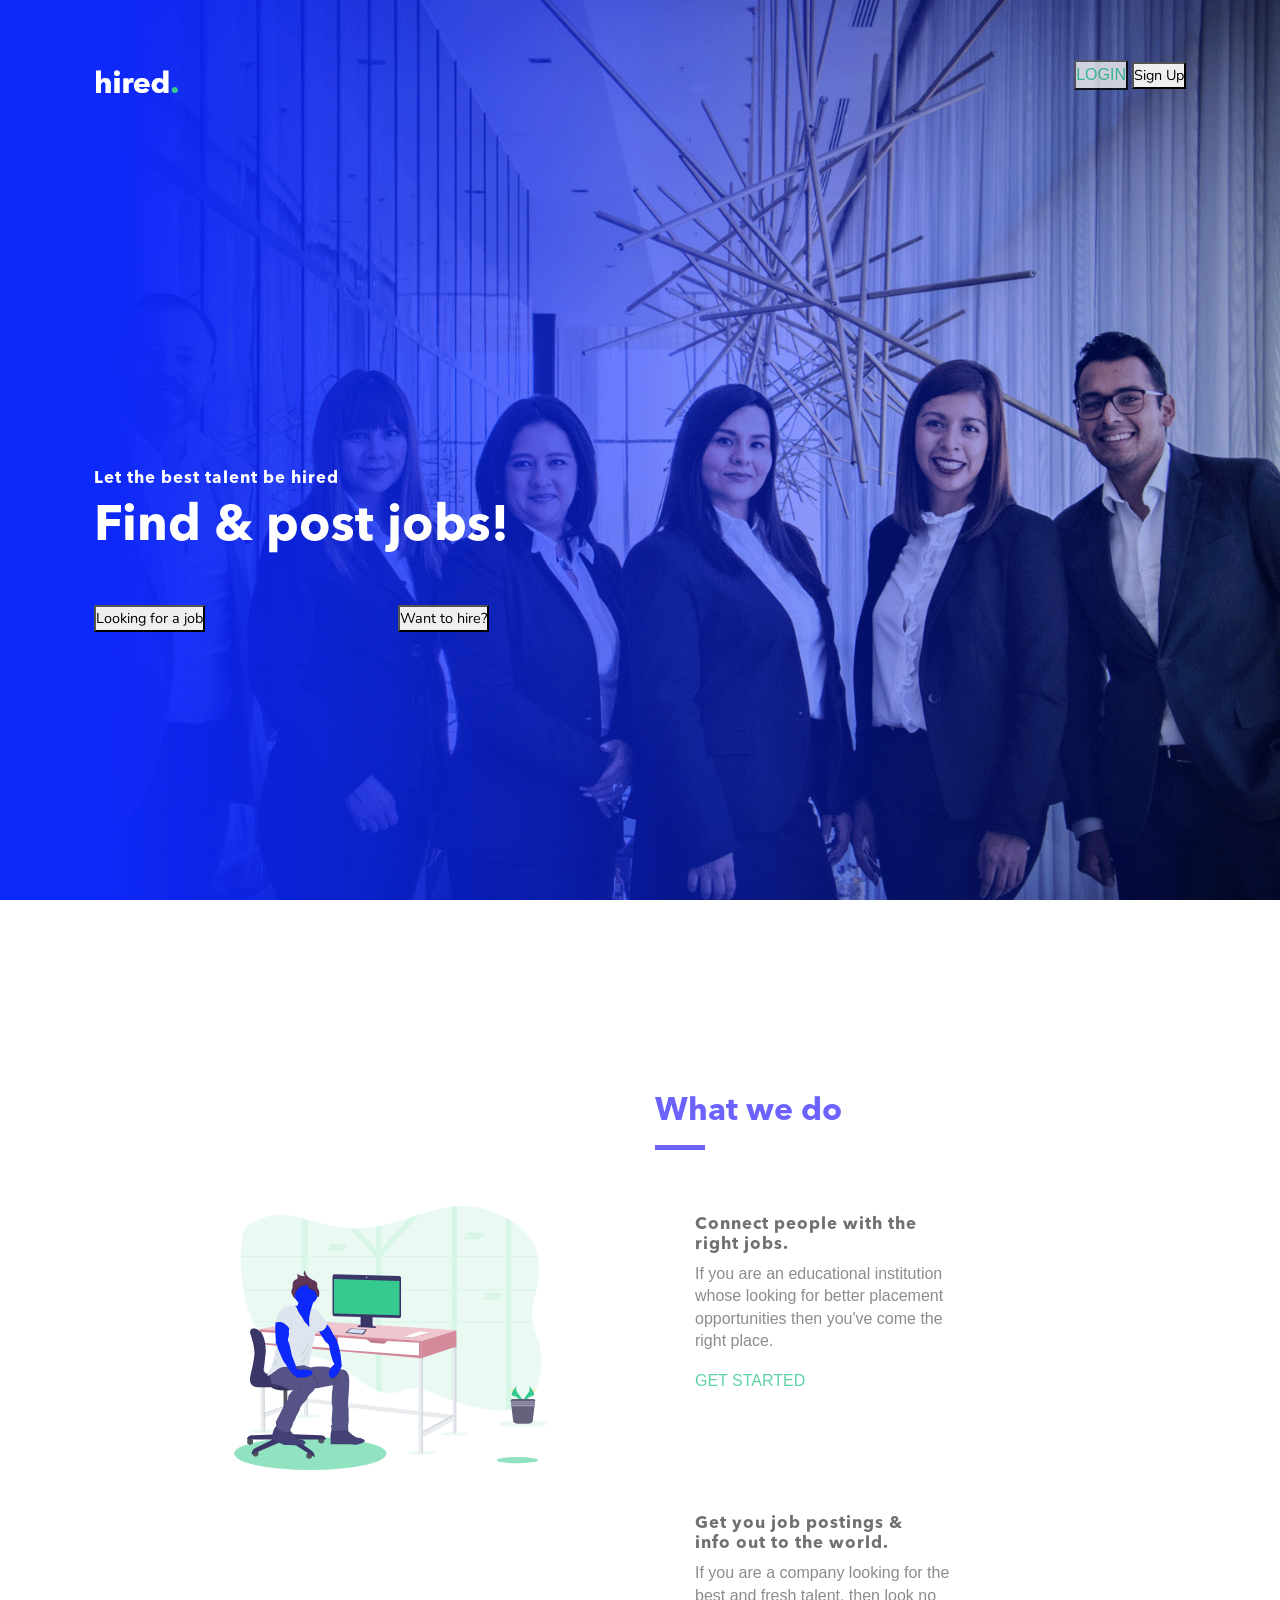
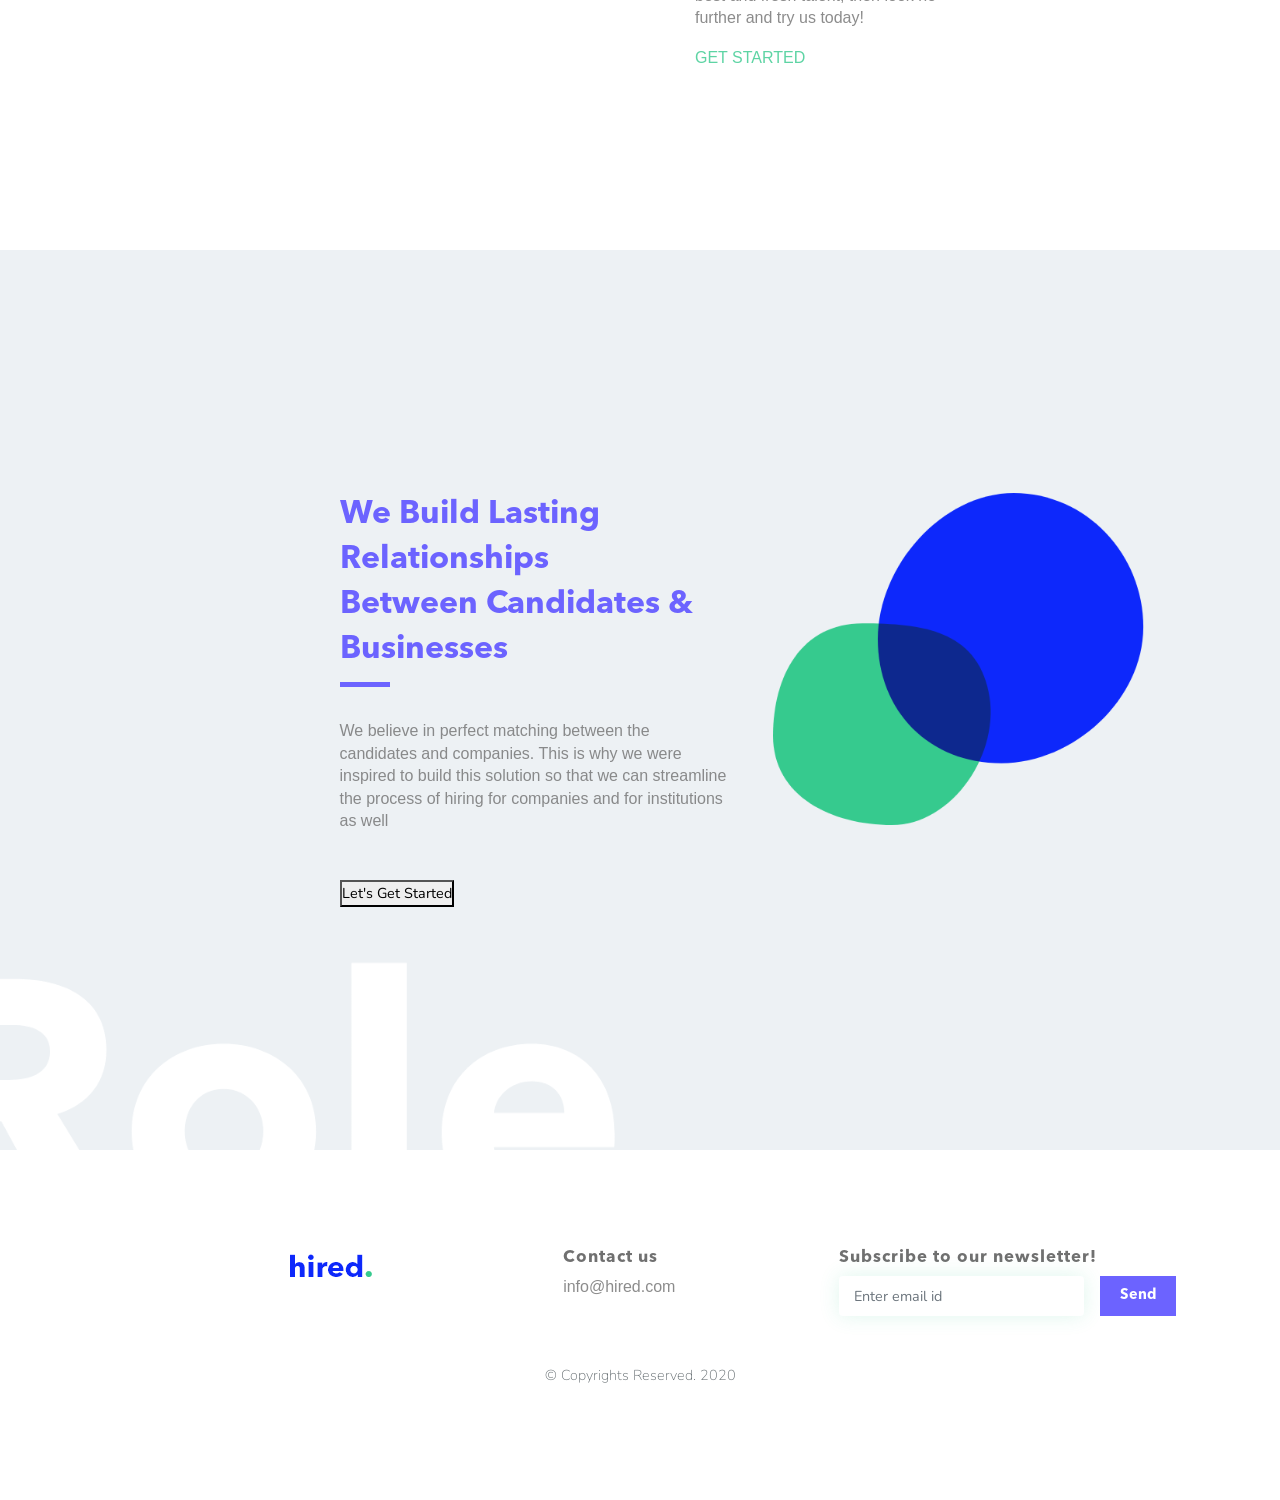
<file: index.html>
<!DOCTYPE html>
<html lang="{{ str_replace('_', '-', app()->getLocale()) }}">
    <head>
        <meta charset="utf-8">
        <meta name="viewport" content="width=device-width, initial-scale=1">

        <title>Laravel</title>

        <!-- Fonts -->
        <link href="https://fonts.googleapis.com/css?family=Nunito:200,600" rel="stylesheet">
        <link rel="stylesheet" href="./css/app.css">
        <link rel="stylesheet" href="./css/main.css">
        <!-- Styles -->
        <style>
            html, body {
                background-color: #fff;
                color: #636b6f;
                font-family: 'Nunito', sans-serif;
                font-weight: 200;
                height: 100vh;
                margin: 0;
            }

            .full-height {
                height: 100vh;
            }

            .flex-center {
                align-items: center;
                display: flex;
                justify-content: center;
            }

            .position-ref {
                position: relative;
            }

            .top-right {
                position: absolute;
                right: 10px;
                top: 18px;
            }

            .content {
                text-align: center;
            }

            .title {
                font-size: 84px;
            }

            .links > a {
                color: #636b6f;
                padding: 0 25px;
                font-size: 13px;
                font-weight: 600;
                letter-spacing: .1rem;
                text-decoration: none;
                text-transform: uppercase;
            }

            .m-b-md {
                margin-bottom: 30px;
            }
        </style>
    </head>
    <body>
        <div class="flex-center position-ref full-height">
            <div class="bgImg">
            <div  class="navbar" position="static">
                <div  class="justifyCenter container "  >
                        <div class=" toolbar title">
                                <a href="/">
                                    <img class="logo" src="/assets/images/logo.png" alt="hired." />
                                </a>
                        </div>
                        <div class="" >
                            <a href="./includes/login.php">
                                <button class="link">Login</button>
                            </a>
                            <a href="/company/create"> 
                                <button class="inverted" >Sign Up</button>
                            </a>
                        </div>
                </div>
              </div>

              <div class="container-jumbo">

                <div  class="justifyCenter container">
                    <div > 
                        <h2 class="sub-heading whiteText">Let the best talent be hired</h2>
                        <h1 class="primary-font hero-heading">Find & post jobs!</h1>
                        
                        <div class="containerBtns mt-5">
                            <div>
                                <a href="/institute/create" >
                                <button class="inverted">Looking for a job</button>
                                </a>
                            </div>
                            <div > 
                                <a href="/company/create">
                                    <button >Want to hire?</button> 
                                </a>
                            </div>
                        </div>
                    </div>
                </div>
              </div>
                
    
                <div class="wrapper container">
                    <div class="row" >
                    <div class=" col col-md-4 offset-md-2">
                        <img class="img" src="./assets/svgs/what-we-do.svg" alt="Work" />
                    </div>
                    <div class="col col-md-6 whatWeDo">
                        <h2 class="heading">What we do</h2>
                        <div class="paper">
                            <h3 class="sub-heading">Connect people with the right jobs.</h3>
                            <p class="para">If you are an educational institution whose looking for better placement opportunities then you've come the right place.</p>
                            <a href="/company/create" class="link">Get started</a>
                        </div>
                        <div class="paper" >
                            <h3 class="sub-heading">Get you job postings & info out to the world.</h3>
                            <p class="para">If you are a company looking for the best and fresh talent, then look no further and try us today!</p>
                            <a href="/institute/create" class="link">Get started</a>
                        </div>
                    </div>
                </div>
                    
              </div>

              <div  class=" container wrapper roleBg" >
                  <div class="row">
                    <div class=" col-sm col-md-4 offset-md-3 ">
                        <h2 class="heading gray">
                            We Build Lasting Relationships <br /> Between Candidates & Businesses
                        </h2>
                        <div class=" mt-5 ">
                            <p class="para">
                            We believe in perfect matching between the candidates and companies. This is why we were inspired to build this solution so that we can streamline the process of hiring for companies and for institutions as well
                            </p>
                        </div>
                        <div class=" mt-5 ">
                            <button inverted>Let's Get Started</button>
                        </div>
                    </div>
                    <div class=" col-sm col-md-5">
                        <img class="img" src="/assets/images/blobs.png" alt="Blobs image"/>
                    </div>
                </div>
            </div>

            <div class="footer">
            
                <div class="container" >
                    <div class="row">
                        <div class=" col-sm col-md-2 offset-md-2 ">
                            <img src="/assets/images/blue-logo.png" alt = "hired."/>
                        </div>
                        <div class="col-sm col-md-3 offset-md-1">
                            <h3 class="sub-heading">Contact us</h3>
                            <div mt={2}></div>
                            <a href="mailto:info@hired.com">
                                <p class="para">info@hired.com</p>
                            </a>
                        </div>
                        <div class=" col-sm col-md-4 ">
                            <h5 class="sub-heading">Subscribe to our newsletter!</h5>
                            <div mt={2}></div>
                            <form class="form" autoComplete>
                                <input class="form-control" type="email" name="email" placeholder="Enter email id"/>
                                <button class="form-btn">Send </button>
                            </form>
                        </div>
                    </div>
                </div>
                <div class="mt-5">
                    <p>&copy; Copyrights Reserved. 2020 </p>
                </div>
            </div>
        </div>
    </body>
</html>
</file>
<file: css/main.css>
*{
    transition: all ease-in-out .3s ;
}

.toolbar{
    display: flex;
    justify-content: flex-end;
}

.container-jumbo{
    display: flex;
    height: calc(100vh - 100px);
    align-items: center;
}

.grid-container{
    width: 100%;
    display: flex;
    flex-wrap: wrap;
    box-sizing: border-box;
}

.grid-item{
    margin: 0;
    box-sizing: border-box;
}
.grid-sm-2{
    flex-grow: 0;
    max-width: 16.666667%;
    flex-basis: 16.666667%;
}
.grid-sm-3{
    flex-grow: 0;
    max-width: 25%;
    flex-basis: 25%;
}
.grid-sm-4{
    flex-grow: 0;
    max-width: 33.333333%;
    flex-basis: 33.333333%;
}
.grid-sm-5{
    flex-grow: 0;
    max-width: 41.666667%;
    flex-basis: 41.666667%;
}

.mt-5{
    margin-top: 40px;
}

.bgImg {
  background-image: url(../assets/images/bg.png);
  height: 100vh;
  width: 100%;
  background-repeat: no-repeat;
  background-position: center;
  background-size: cover;
}

.roleBg {
    background-image: url(../assets/images/role.png);
    height: 100vh;
    width : 100%;
    background-repeat: no-repeat;
    background-position: bottom;
    background-size: cover;
  }


.containerBtns{
    display: flex;
    justify-content: space-between;
}

.containerBtns>div{
    margin-right: 20px;
}

.whatWeDo .paper {
    padding: 40px;
    min-width: 300px;
    margin-top: 40px;
}

.footer {
    height: 350px;
    width: 100%;
    display: flex;
    flex-direction: column;
    justify-content: center;
    align-items: center;
    padding: 5rem;
  }
  
  .footer .form {
    display: flex;
    width: 100%;
  }
  
  .footer .form-control {
    border: none;
    outline: none;
    box-shadow: 0 0 20px rgba(54, 202, 142, 0.16);
    padding: 10px 15px;
    width: 80%;
    height: 100%;
  }
  
  .form-btn {
    width: auto;
    font-family: Avenir, sans-serif;
    font-family: 0.8rem;
    border: none;
    outline: none;
    background: #6c63ff;
    color: white;
    padding: 8px 20px;
    margin-left: 1rem;
  }
  
  .form-btn:hover{
    filter: brightness(90%);
  }

  .dw-image{
      width: 100%;
      height: auto;
      padding: 5rem;
  }
</file>
<file: css/app.css>
@import url(https://fonts.googleapis.com/css?family=Nunito);

/*!
 * Bootstrap v4.4.1 (https://getbootstrap.com/)
 * Copyright 2011-2019 The Bootstrap Authors
 * Copyright 2011-2019 Twitter, Inc.
 * Licensed under MIT (https://github.com/twbs/bootstrap/blob/master/LICENSE)
 */

:root {
  --blue: #3490dc;
  --indigo: #6574cd;
  --purple: #9561e2;
  --pink: #f66d9b;
  --red: #e3342f;
  --orange: #f6993f;
  --yellow: #ffed4a;
  --green: #38c172;
  --teal: #4dc0b5;
  --cyan: #6cb2eb;
  --white: #fff;
  --gray: #6c757d;
  --gray-dark: #343a40;
  --primary: #3490dc;
  --secondary: #6c757d;
  --success: #38c172;
  --info: #6cb2eb;
  --warning: #ffed4a;
  --danger: #e3342f;
  --light: #f8f9fa;
  --dark: #343a40;
  --breakpoint-xs: 0;
  --breakpoint-sm: 576px;
  --breakpoint-md: 768px;
  --breakpoint-lg: 992px;
  --breakpoint-xl: 1200px;
  --font-family-sans-serif: "Nunito", sans-serif;
  --font-family-monospace: SFMono-Regular, Menlo, Monaco, Consolas, "Liberation Mono", "Courier New", monospace;
}

*,
*::before,
*::after {
  box-sizing: border-box;
}

html {
  font-family: sans-serif;
  line-height: 1.15;
  -webkit-text-size-adjust: 100%;
  -webkit-tap-highlight-color: rgba(0, 0, 0, 0);
}

article,
aside,
figcaption,
figure,
footer,
header,
hgroup,
main,
nav,
section {
  display: block;
}

body {
  margin: 0;
  font-family: "Nunito", sans-serif;
  font-size: 0.9rem;
  font-weight: 400;
  line-height: 1.6;
  color: #212529;
  text-align: left;
  background-color: #f8fafc;
}

[tabindex="-1"]:focus:not(:focus-visible) {
  outline: 0 !important;
}

hr {
  box-sizing: content-box;
  height: 0;
  overflow: visible;
}

h1,
h2,
h3,
h4,
h5,
h6 {
  margin-top: 0;
  margin-bottom: 0.5rem;
}

p {
  margin-top: 0;
  margin-bottom: 1rem;
}

abbr[title],
abbr[data-original-title] {
  text-decoration: underline;
  -webkit-text-decoration: underline dotted;
          text-decoration: underline dotted;
  cursor: help;
  border-bottom: 0;
  -webkit-text-decoration-skip-ink: none;
          text-decoration-skip-ink: none;
}

address {
  margin-bottom: 1rem;
  font-style: normal;
  line-height: inherit;
}

ol,
ul,
dl {
  margin-top: 0;
  margin-bottom: 1rem;
}

ol ol,
ul ul,
ol ul,
ul ol {
  margin-bottom: 0;
}

dt {
  font-weight: 700;
}

dd {
  margin-bottom: 0.5rem;
  margin-left: 0;
}

blockquote {
  margin: 0 0 1rem;
}

b,
strong {
  font-weight: bolder;
}

small {
  font-size: 80%;
}

sub,
sup {
  position: relative;
  font-size: 75%;
  line-height: 0;
  vertical-align: baseline;
}

sub {
  bottom: -0.25em;
}

sup {
  top: -0.5em;
}

a {
  color: #3490dc;
  text-decoration: none;
  background-color: transparent;
}

a:hover {
  color: #1d68a7;
  text-decoration: underline;
}

a:not([href]) {
  color: inherit;
  text-decoration: none;
}

a:not([href]):hover {
  color: inherit;
  text-decoration: none;
}

pre,
code,
kbd,
samp {
  font-family: SFMono-Regular, Menlo, Monaco, Consolas, "Liberation Mono", "Courier New", monospace;
  font-size: 1em;
}

pre {
  margin-top: 0;
  margin-bottom: 1rem;
  overflow: auto;
}

figure {
  margin: 0 0 1rem;
}

img {
  vertical-align: middle;
  border-style: none;
}

svg {
  overflow: hidden;
  vertical-align: middle;
}

table {
  border-collapse: collapse;
}

caption {
  padding-top: 0.75rem;
  padding-bottom: 0.75rem;
  color: #6c757d;
  text-align: left;
  caption-side: bottom;
}

th {
  text-align: inherit;
}

label {
  display: inline-block;
  margin-bottom: 0.5rem;
}

button {
  border-radius: 0;
}

button:focus {
  outline: 1px dotted;
  outline: 5px auto -webkit-focus-ring-color;
}

input,
button,
select,
optgroup,
textarea {
  margin: 0;
  font-family: inherit;
  font-size: inherit;
  line-height: inherit;
}

button,
input {
  overflow: visible;
}

button,
select {
  text-transform: none;
}

select {
  word-wrap: normal;
}

button,
[type=button],
[type=reset],
[type=submit] {
  -webkit-appearance: button;
}

button:not(:disabled),
[type=button]:not(:disabled),
[type=reset]:not(:disabled),
[type=submit]:not(:disabled) {
  cursor: pointer;
}

button::-moz-focus-inner,
[type=button]::-moz-focus-inner,
[type=reset]::-moz-focus-inner,
[type=submit]::-moz-focus-inner {
  padding: 0;
  border-style: none;
}

input[type=radio],
input[type=checkbox] {
  box-sizing: border-box;
  padding: 0;
}

input[type=date],
input[type=time],
input[type=datetime-local],
input[type=month] {
  -webkit-appearance: listbox;
}

textarea {
  overflow: auto;
  resize: vertical;
}

fieldset {
  min-width: 0;
  padding: 0;
  margin: 0;
  border: 0;
}

legend {
  display: block;
  width: 100%;
  max-width: 100%;
  padding: 0;
  margin-bottom: 0.5rem;
  font-size: 1.5rem;
  line-height: inherit;
  color: inherit;
  white-space: normal;
}

progress {
  vertical-align: baseline;
}

[type=number]::-webkit-inner-spin-button,
[type=number]::-webkit-outer-spin-button {
  height: auto;
}

[type=search] {
  outline-offset: -2px;
  -webkit-appearance: none;
}

[type=search]::-webkit-search-decoration {
  -webkit-appearance: none;
}

::-webkit-file-upload-button {
  font: inherit;
  -webkit-appearance: button;
}

output {
  display: inline-block;
}

summary {
  display: list-item;
  cursor: pointer;
}

template {
  display: none;
}

[hidden] {
  display: none !important;
}

h1,
h2,
h3,
h4,
h5,
h6,
.h1,
.h2,
.h3,
.h4,
.h5,
.h6 {
  margin-bottom: 0.5rem;
  font-weight: 500;
  line-height: 1.2;
}

h1,
.h1 {
  font-size: 2.25rem;
}

h2,
.h2 {
  font-size: 1.8rem;
}

h3,
.h3 {
  font-size: 1.575rem;
}

h4,
.h4 {
  font-size: 1.35rem;
}

h5,
.h5 {
  font-size: 1.125rem;
}

h6,
.h6 {
  font-size: 0.9rem;
}

.lead {
  font-size: 1.125rem;
  font-weight: 300;
}

.display-1 {
  font-size: 6rem;
  font-weight: 300;
  line-height: 1.2;
}

.display-2 {
  font-size: 5.5rem;
  font-weight: 300;
  line-height: 1.2;
}

.display-3 {
  font-size: 4.5rem;
  font-weight: 300;
  line-height: 1.2;
}

.display-4 {
  font-size: 3.5rem;
  font-weight: 300;
  line-height: 1.2;
}

hr {
  margin-top: 1rem;
  margin-bottom: 1rem;
  border: 0;
  border-top: 1px solid rgba(0, 0, 0, 0.1);
}

small,
.small {
  font-size: 80%;
  font-weight: 400;
}

mark,
.mark {
  padding: 0.2em;
  background-color: #fcf8e3;
}

.list-unstyled {
  padding-left: 0;
  list-style: none;
}

.list-inline {
  padding-left: 0;
  list-style: none;
}

.list-inline-item {
  display: inline-block;
}

.list-inline-item:not(:last-child) {
  margin-right: 0.5rem;
}

.initialism {
  font-size: 90%;
  text-transform: uppercase;
}

.blockquote {
  margin-bottom: 1rem;
  font-size: 1.125rem;
}

.blockquote-footer {
  display: block;
  font-size: 80%;
  color: #6c757d;
}

.blockquote-footer::before {
  content: "\2014\A0";
}

.img-fluid {
  max-width: 100%;
  height: auto;
}

.img-thumbnail {
  padding: 0.25rem;
  background-color: #f8fafc;
  border: 1px solid #dee2e6;
  border-radius: 0.25rem;
  max-width: 100%;
  height: auto;
}

.figure {
  display: inline-block;
}

.figure-img {
  margin-bottom: 0.5rem;
  line-height: 1;
}

.figure-caption {
  font-size: 90%;
  color: #6c757d;
}

code {
  font-size: 87.5%;
  color: #f66d9b;
  word-wrap: break-word;
}

a > code {
  color: inherit;
}

kbd {
  padding: 0.2rem 0.4rem;
  font-size: 87.5%;
  color: #fff;
  background-color: #212529;
  border-radius: 0.2rem;
}

kbd kbd {
  padding: 0;
  font-size: 100%;
  font-weight: 700;
}

pre {
  display: block;
  font-size: 87.5%;
  color: #212529;
}

pre code {
  font-size: inherit;
  color: inherit;
  word-break: normal;
}

.pre-scrollable {
  max-height: 340px;
  overflow-y: scroll;
}

.container {
  width: 80%;
  padding-right: 15px;
  padding-left: 15px;
  margin: 0 auto;
}

@media (min-width: 576px) {
  .container {
    max-width: 540px;
  }
}

@media (min-width: 768px) {
  .container {
    max-width: 720px;
  }
}

@media (min-width: 992px) {
  .container {
    max-width: 960px;
  }
}

@media (min-width: 1200px) {
  .container {
    max-width: 1140px;
  }
}

.container-fluid,
.container-xl,
.container-lg,
.container-md,
.container-sm {
  width: 100%;
  padding-right: 15px;
  padding-left: 15px;
  margin-right: auto;
  margin-left: auto;
}

@media (min-width: 576px) {
  .container-sm,
  .container {
    max-width: 540px;
  }
}

@media (min-width: 768px) {
  .container-md,
  .container-sm,
  .container {
    max-width: 720px;
  }
}

@media (min-width: 992px) {
  .container-lg,
  .container-md,
  .container-sm,
  .container {
    max-width: 960px;
  }
}

@media (min-width: 1200px) {
  .container-xl,
  .container-lg,
  .container-md,
  .container-sm,
  .container {
    max-width: 1140px;
  }
}

.row {
  display: flex;
  flex-wrap: wrap;
  margin-right: -15px;
  margin-left: -15px;
}

.no-gutters {
  margin-right: 0;
  margin-left: 0;
}

.no-gutters > .col,
.no-gutters > [class*=col-] {
  padding-right: 0;
  padding-left: 0;
}

.col-xl,
.col-xl-auto,
.col-xl-12,
.col-xl-11,
.col-xl-10,
.col-xl-9,
.col-xl-8,
.col-xl-7,
.col-xl-6,
.col-xl-5,
.col-xl-4,
.col-xl-3,
.col-xl-2,
.col-xl-1,
.col-lg,
.col-lg-auto,
.col-lg-12,
.col-lg-11,
.col-lg-10,
.col-lg-9,
.col-lg-8,
.col-lg-7,
.col-lg-6,
.col-lg-5,
.col-lg-4,
.col-lg-3,
.col-lg-2,
.col-lg-1,
.col-md,
.col-md-auto,
.col-md-12,
.col-md-11,
.col-md-10,
.col-md-9,
.col-md-8,
.col-md-7,
.col-md-6,
.col-md-5,
.col-md-4,
.col-md-3,
.col-md-2,
.col-md-1,
.col-sm,
.col-sm-auto,
.col-sm-12,
.col-sm-11,
.col-sm-10,
.col-sm-9,
.col-sm-8,
.col-sm-7,
.col-sm-6,
.col-sm-5,
.col-sm-4,
.col-sm-3,
.col-sm-2,
.col-sm-1,
.col,
.col-auto,
.col-12,
.col-11,
.col-10,
.col-9,
.col-8,
.col-7,
.col-6,
.col-5,
.col-4,
.col-3,
.col-2,
.col-1 {
  position: relative;
  width: 100%;
  padding-right: 15px;
  padding-left: 15px;
}

.col {
  flex-basis: 0;
  flex-grow: 1;
  max-width: 100%;
}

.row-cols-1 > * {
  flex: 0 0 100%;
  max-width: 100%;
}

.row-cols-2 > * {
  flex: 0 0 50%;
  max-width: 50%;
}

.row-cols-3 > * {
  flex: 0 0 33.3333333333%;
  max-width: 33.3333333333%;
}

.row-cols-4 > * {
  flex: 0 0 25%;
  max-width: 25%;
}

.row-cols-5 > * {
  flex: 0 0 20%;
  max-width: 20%;
}

.row-cols-6 > * {
  flex: 0 0 16.6666666667%;
  max-width: 16.6666666667%;
}

.col-auto {
  flex: 0 0 auto;
  width: auto;
  max-width: 100%;
}

.col-1 {
  flex: 0 0 8.3333333333%;
  max-width: 8.3333333333%;
}

.col-2 {
  flex: 0 0 16.6666666667%;
  max-width: 16.6666666667%;
}

.col-3 {
  flex: 0 0 25%;
  max-width: 25%;
}

.col-4 {
  flex: 0 0 33.3333333333%;
  max-width: 33.3333333333%;
}

.col-5 {
  flex: 0 0 41.6666666667%;
  max-width: 41.6666666667%;
}

.col-6 {
  flex: 0 0 50%;
  max-width: 50%;
}

.col-7 {
  flex: 0 0 58.3333333333%;
  max-width: 58.3333333333%;
}

.col-8 {
  flex: 0 0 66.6666666667%;
  max-width: 66.6666666667%;
}

.col-9 {
  flex: 0 0 75%;
  max-width: 75%;
}

.col-10 {
  flex: 0 0 83.3333333333%;
  max-width: 83.3333333333%;
}

.col-11 {
  flex: 0 0 91.6666666667%;
  max-width: 91.6666666667%;
}

.col-12 {
  flex: 0 0 100%;
  max-width: 100%;
}

.order-first {
  order: -1;
}

.order-last {
  order: 13;
}

.order-0 {
  order: 0;
}

.order-1 {
  order: 1;
}

.order-2 {
  order: 2;
}

.order-3 {
  order: 3;
}

.order-4 {
  order: 4;
}

.order-5 {
  order: 5;
}

.order-6 {
  order: 6;
}

.order-7 {
  order: 7;
}

.order-8 {
  order: 8;
}

.order-9 {
  order: 9;
}

.order-10 {
  order: 10;
}

.order-11 {
  order: 11;
}

.order-12 {
  order: 12;
}

.offset-1 {
  margin-left: 8.3333333333%;
}

.offset-2 {
  margin-left: 16.6666666667%;
}

.offset-3 {
  margin-left: 25%;
}

.offset-4 {
  margin-left: 33.3333333333%;
}

.offset-5 {
  margin-left: 41.6666666667%;
}

.offset-6 {
  margin-left: 50%;
}

.offset-7 {
  margin-left: 58.3333333333%;
}

.offset-8 {
  margin-left: 66.6666666667%;
}

.offset-9 {
  margin-left: 75%;
}

.offset-10 {
  margin-left: 83.3333333333%;
}

.offset-11 {
  margin-left: 91.6666666667%;
}

@media (min-width: 576px) {
  .col-sm {
    flex-basis: 0;
    flex-grow: 1;
    max-width: 100%;
  }

  .row-cols-sm-1 > * {
    flex: 0 0 100%;
    max-width: 100%;
  }

  .row-cols-sm-2 > * {
    flex: 0 0 50%;
    max-width: 50%;
  }

  .row-cols-sm-3 > * {
    flex: 0 0 33.3333333333%;
    max-width: 33.3333333333%;
  }

  .row-cols-sm-4 > * {
    flex: 0 0 25%;
    max-width: 25%;
  }

  .row-cols-sm-5 > * {
    flex: 0 0 20%;
    max-width: 20%;
  }

  .row-cols-sm-6 > * {
    flex: 0 0 16.6666666667%;
    max-width: 16.6666666667%;
  }

  .col-sm-auto {
    flex: 0 0 auto;
    width: auto;
    max-width: 100%;
  }

  .col-sm-1 {
    flex: 0 0 8.3333333333%;
    max-width: 8.3333333333%;
  }

  .col-sm-2 {
    flex: 0 0 16.6666666667%;
    max-width: 16.6666666667%;
  }

  .col-sm-3 {
    flex: 0 0 25%;
    max-width: 25%;
  }

  .col-sm-4 {
    flex: 0 0 33.3333333333%;
    max-width: 33.3333333333%;
  }

  .col-sm-5 {
    flex: 0 0 41.6666666667%;
    max-width: 41.6666666667%;
  }

  .col-sm-6 {
    flex: 0 0 50%;
    max-width: 50%;
  }

  .col-sm-7 {
    flex: 0 0 58.3333333333%;
    max-width: 58.3333333333%;
  }

  .col-sm-8 {
    flex: 0 0 66.6666666667%;
    max-width: 66.6666666667%;
  }

  .col-sm-9 {
    flex: 0 0 75%;
    max-width: 75%;
  }

  .col-sm-10 {
    flex: 0 0 83.3333333333%;
    max-width: 83.3333333333%;
  }

  .col-sm-11 {
    flex: 0 0 91.6666666667%;
    max-width: 91.6666666667%;
  }

  .col-sm-12 {
    flex: 0 0 100%;
    max-width: 100%;
  }

  .order-sm-first {
    order: -1;
  }

  .order-sm-last {
    order: 13;
  }

  .order-sm-0 {
    order: 0;
  }

  .order-sm-1 {
    order: 1;
  }

  .order-sm-2 {
    order: 2;
  }

  .order-sm-3 {
    order: 3;
  }

  .order-sm-4 {
    order: 4;
  }

  .order-sm-5 {
    order: 5;
  }

  .order-sm-6 {
    order: 6;
  }

  .order-sm-7 {
    order: 7;
  }

  .order-sm-8 {
    order: 8;
  }

  .order-sm-9 {
    order: 9;
  }

  .order-sm-10 {
    order: 10;
  }

  .order-sm-11 {
    order: 11;
  }

  .order-sm-12 {
    order: 12;
  }

  .offset-sm-0 {
    margin-left: 0;
  }

  .offset-sm-1 {
    margin-left: 8.3333333333%;
  }

  .offset-sm-2 {
    margin-left: 16.6666666667%;
  }

  .offset-sm-3 {
    margin-left: 25%;
  }

  .offset-sm-4 {
    margin-left: 33.3333333333%;
  }

  .offset-sm-5 {
    margin-left: 41.6666666667%;
  }

  .offset-sm-6 {
    margin-left: 50%;
  }

  .offset-sm-7 {
    margin-left: 58.3333333333%;
  }

  .offset-sm-8 {
    margin-left: 66.6666666667%;
  }

  .offset-sm-9 {
    margin-left: 75%;
  }

  .offset-sm-10 {
    margin-left: 83.3333333333%;
  }

  .offset-sm-11 {
    margin-left: 91.6666666667%;
  }
}

@media (min-width: 768px) {
  .col-md {
    flex-basis: 0;
    flex-grow: 1;
    max-width: 100%;
  }

  .row-cols-md-1 > * {
    flex: 0 0 100%;
    max-width: 100%;
  }

  .row-cols-md-2 > * {
    flex: 0 0 50%;
    max-width: 50%;
  }

  .row-cols-md-3 > * {
    flex: 0 0 33.3333333333%;
    max-width: 33.3333333333%;
  }

  .row-cols-md-4 > * {
    flex: 0 0 25%;
    max-width: 25%;
  }

  .row-cols-md-5 > * {
    flex: 0 0 20%;
    max-width: 20%;
  }

  .row-cols-md-6 > * {
    flex: 0 0 16.6666666667%;
    max-width: 16.6666666667%;
  }

  .col-md-auto {
    flex: 0 0 auto;
    width: auto;
    max-width: 100%;
  }

  .col-md-1 {
    flex: 0 0 8.3333333333%;
    max-width: 8.3333333333%;
  }

  .col-md-2 {
    flex: 0 0 16.6666666667%;
    max-width: 16.6666666667%;
  }

  .col-md-3 {
    flex: 0 0 25%;
    max-width: 25%;
  }

  .col-md-4 {
    flex: 0 0 33.3333333333%;
    max-width: 33.3333333333%;
  }

  .col-md-5 {
    flex: 0 0 41.6666666667%;
    max-width: 41.6666666667%;
  }

  .col-md-6 {
    flex: 0 0 50%;
    max-width: 50%;
  }

  .col-md-7 {
    flex: 0 0 58.3333333333%;
    max-width: 58.3333333333%;
  }

  .col-md-8 {
    flex: 0 0 66.6666666667%;
    max-width: 66.6666666667%;
  }

  .col-md-9 {
    flex: 0 0 75%;
    max-width: 75%;
  }

  .col-md-10 {
    flex: 0 0 83.3333333333%;
    max-width: 83.3333333333%;
  }

  .col-md-11 {
    flex: 0 0 91.6666666667%;
    max-width: 91.6666666667%;
  }

  .col-md-12 {
    flex: 0 0 100%;
    max-width: 100%;
  }

  .order-md-first {
    order: -1;
  }

  .order-md-last {
    order: 13;
  }

  .order-md-0 {
    order: 0;
  }

  .order-md-1 {
    order: 1;
  }

  .order-md-2 {
    order: 2;
  }

  .order-md-3 {
    order: 3;
  }

  .order-md-4 {
    order: 4;
  }

  .order-md-5 {
    order: 5;
  }

  .order-md-6 {
    order: 6;
  }

  .order-md-7 {
    order: 7;
  }

  .order-md-8 {
    order: 8;
  }

  .order-md-9 {
    order: 9;
  }

  .order-md-10 {
    order: 10;
  }

  .order-md-11 {
    order: 11;
  }

  .order-md-12 {
    order: 12;
  }

  .offset-md-0 {
    margin-left: 0;
  }

  .offset-md-1 {
    margin-left: 8.3333333333%;
  }

  .offset-md-2 {
    margin-left: 16.6666666667%;
  }

  .offset-md-3 {
    margin-left: 25%;
  }

  .offset-md-4 {
    margin-left: 33.3333333333%;
  }

  .offset-md-5 {
    margin-left: 41.6666666667%;
  }

  .offset-md-6 {
    margin-left: 50%;
  }

  .offset-md-7 {
    margin-left: 58.3333333333%;
  }

  .offset-md-8 {
    margin-left: 66.6666666667%;
  }

  .offset-md-9 {
    margin-left: 75%;
  }

  .offset-md-10 {
    margin-left: 83.3333333333%;
  }

  .offset-md-11 {
    margin-left: 91.6666666667%;
  }
}

@media (min-width: 992px) {
  .col-lg {
    flex-basis: 0;
    flex-grow: 1;
    max-width: 100%;
  }

  .row-cols-lg-1 > * {
    flex: 0 0 100%;
    max-width: 100%;
  }

  .row-cols-lg-2 > * {
    flex: 0 0 50%;
    max-width: 50%;
  }

  .row-cols-lg-3 > * {
    flex: 0 0 33.3333333333%;
    max-width: 33.3333333333%;
  }

  .row-cols-lg-4 > * {
    flex: 0 0 25%;
    max-width: 25%;
  }

  .row-cols-lg-5 > * {
    flex: 0 0 20%;
    max-width: 20%;
  }

  .row-cols-lg-6 > * {
    flex: 0 0 16.6666666667%;
    max-width: 16.6666666667%;
  }

  .col-lg-auto {
    flex: 0 0 auto;
    width: auto;
    max-width: 100%;
  }

  .col-lg-1 {
    flex: 0 0 8.3333333333%;
    max-width: 8.3333333333%;
  }

  .col-lg-2 {
    flex: 0 0 16.6666666667%;
    max-width: 16.6666666667%;
  }

  .col-lg-3 {
    flex: 0 0 25%;
    max-width: 25%;
  }

  .col-lg-4 {
    flex: 0 0 33.3333333333%;
    max-width: 33.3333333333%;
  }

  .col-lg-5 {
    flex: 0 0 41.6666666667%;
    max-width: 41.6666666667%;
  }

  .col-lg-6 {
    flex: 0 0 50%;
    max-width: 50%;
  }

  .col-lg-7 {
    flex: 0 0 58.3333333333%;
    max-width: 58.3333333333%;
  }

  .col-lg-8 {
    flex: 0 0 66.6666666667%;
    max-width: 66.6666666667%;
  }

  .col-lg-9 {
    flex: 0 0 75%;
    max-width: 75%;
  }

  .col-lg-10 {
    flex: 0 0 83.3333333333%;
    max-width: 83.3333333333%;
  }

  .col-lg-11 {
    flex: 0 0 91.6666666667%;
    max-width: 91.6666666667%;
  }

  .col-lg-12 {
    flex: 0 0 100%;
    max-width: 100%;
  }

  .order-lg-first {
    order: -1;
  }

  .order-lg-last {
    order: 13;
  }

  .order-lg-0 {
    order: 0;
  }

  .order-lg-1 {
    order: 1;
  }

  .order-lg-2 {
    order: 2;
  }

  .order-lg-3 {
    order: 3;
  }

  .order-lg-4 {
    order: 4;
  }

  .order-lg-5 {
    order: 5;
  }

  .order-lg-6 {
    order: 6;
  }

  .order-lg-7 {
    order: 7;
  }

  .order-lg-8 {
    order: 8;
  }

  .order-lg-9 {
    order: 9;
  }

  .order-lg-10 {
    order: 10;
  }

  .order-lg-11 {
    order: 11;
  }

  .order-lg-12 {
    order: 12;
  }

  .offset-lg-0 {
    margin-left: 0;
  }

  .offset-lg-1 {
    margin-left: 8.3333333333%;
  }

  .offset-lg-2 {
    margin-left: 16.6666666667%;
  }

  .offset-lg-3 {
    margin-left: 25%;
  }

  .offset-lg-4 {
    margin-left: 33.3333333333%;
  }

  .offset-lg-5 {
    margin-left: 41.6666666667%;
  }

  .offset-lg-6 {
    margin-left: 50%;
  }

  .offset-lg-7 {
    margin-left: 58.3333333333%;
  }

  .offset-lg-8 {
    margin-left: 66.6666666667%;
  }

  .offset-lg-9 {
    margin-left: 75%;
  }

  .offset-lg-10 {
    margin-left: 83.3333333333%;
  }

  .offset-lg-11 {
    margin-left: 91.6666666667%;
  }
}

@media (min-width: 1200px) {
  .col-xl {
    flex-basis: 0;
    flex-grow: 1;
    max-width: 100%;
  }

  .row-cols-xl-1 > * {
    flex: 0 0 100%;
    max-width: 100%;
  }

  .row-cols-xl-2 > * {
    flex: 0 0 50%;
    max-width: 50%;
  }

  .row-cols-xl-3 > * {
    flex: 0 0 33.3333333333%;
    max-width: 33.3333333333%;
  }

  .row-cols-xl-4 > * {
    flex: 0 0 25%;
    max-width: 25%;
  }

  .row-cols-xl-5 > * {
    flex: 0 0 20%;
    max-width: 20%;
  }

  .row-cols-xl-6 > * {
    flex: 0 0 16.6666666667%;
    max-width: 16.6666666667%;
  }

  .col-xl-auto {
    flex: 0 0 auto;
    width: auto;
    max-width: 100%;
  }

  .col-xl-1 {
    flex: 0 0 8.3333333333%;
    max-width: 8.3333333333%;
  }

  .col-xl-2 {
    flex: 0 0 16.6666666667%;
    max-width: 16.6666666667%;
  }

  .col-xl-3 {
    flex: 0 0 25%;
    max-width: 25%;
  }

  .col-xl-4 {
    flex: 0 0 33.3333333333%;
    max-width: 33.3333333333%;
  }

  .col-xl-5 {
    flex: 0 0 41.6666666667%;
    max-width: 41.6666666667%;
  }

  .col-xl-6 {
    flex: 0 0 50%;
    max-width: 50%;
  }

  .col-xl-7 {
    flex: 0 0 58.3333333333%;
    max-width: 58.3333333333%;
  }

  .col-xl-8 {
    flex: 0 0 66.6666666667%;
    max-width: 66.6666666667%;
  }

  .col-xl-9 {
    flex: 0 0 75%;
    max-width: 75%;
  }

  .col-xl-10 {
    flex: 0 0 83.3333333333%;
    max-width: 83.3333333333%;
  }

  .col-xl-11 {
    flex: 0 0 91.6666666667%;
    max-width: 91.6666666667%;
  }

  .col-xl-12 {
    flex: 0 0 100%;
    max-width: 100%;
  }

  .order-xl-first {
    order: -1;
  }

  .order-xl-last {
    order: 13;
  }

  .order-xl-0 {
    order: 0;
  }

  .order-xl-1 {
    order: 1;
  }

  .order-xl-2 {
    order: 2;
  }

  .order-xl-3 {
    order: 3;
  }

  .order-xl-4 {
    order: 4;
  }

  .order-xl-5 {
    order: 5;
  }

  .order-xl-6 {
    order: 6;
  }

  .order-xl-7 {
    order: 7;
  }

  .order-xl-8 {
    order: 8;
  }

  .order-xl-9 {
    order: 9;
  }

  .order-xl-10 {
    order: 10;
  }

  .order-xl-11 {
    order: 11;
  }

  .order-xl-12 {
    order: 12;
  }

  .offset-xl-0 {
    margin-left: 0;
  }

  .offset-xl-1 {
    margin-left: 8.3333333333%;
  }

  .offset-xl-2 {
    margin-left: 16.6666666667%;
  }

  .offset-xl-3 {
    margin-left: 25%;
  }

  .offset-xl-4 {
    margin-left: 33.3333333333%;
  }

  .offset-xl-5 {
    margin-left: 41.6666666667%;
  }

  .offset-xl-6 {
    margin-left: 50%;
  }

  .offset-xl-7 {
    margin-left: 58.3333333333%;
  }

  .offset-xl-8 {
    margin-left: 66.6666666667%;
  }

  .offset-xl-9 {
    margin-left: 75%;
  }

  .offset-xl-10 {
    margin-left: 83.3333333333%;
  }

  .offset-xl-11 {
    margin-left: 91.6666666667%;
  }
}

.table {
  width: 100%;
  margin-bottom: 1rem;
  color: #212529;
}

.table th,
.table td {
  padding: 0.75rem;
  vertical-align: top;
  border-top: 1px solid #dee2e6;
}

.table thead th {
  vertical-align: bottom;
  border-bottom: 2px solid #dee2e6;
}

.table tbody + tbody {
  border-top: 2px solid #dee2e6;
}

.table-sm th,
.table-sm td {
  padding: 0.3rem;
}

.table-bordered {
  border: 1px solid #dee2e6;
}

.table-bordered th,
.table-bordered td {
  border: 1px solid #dee2e6;
}

.table-bordered thead th,
.table-bordered thead td {
  border-bottom-width: 2px;
}

.table-borderless th,
.table-borderless td,
.table-borderless thead th,
.table-borderless tbody + tbody {
  border: 0;
}

.table-striped tbody tr:nth-of-type(odd) {
  background-color: rgba(0, 0, 0, 0.05);
}

.table-hover tbody tr:hover {
  color: #212529;
  background-color: rgba(0, 0, 0, 0.075);
}

.table-primary,
.table-primary > th,
.table-primary > td {
  background-color: #c6e0f5;
}

.table-primary th,
.table-primary td,
.table-primary thead th,
.table-primary tbody + tbody {
  border-color: #95c5ed;
}

.table-hover .table-primary:hover {
  background-color: #b0d4f1;
}

.table-hover .table-primary:hover > td,
.table-hover .table-primary:hover > th {
  background-color: #b0d4f1;
}

.table-secondary,
.table-secondary > th,
.table-secondary > td {
  background-color: #d6d8db;
}

.table-secondary th,
.table-secondary td,
.table-secondary thead th,
.table-secondary tbody + tbody {
  border-color: #b3b7bb;
}

.table-hover .table-secondary:hover {
  background-color: #c8cbcf;
}

.table-hover .table-secondary:hover > td,
.table-hover .table-secondary:hover > th {
  background-color: #c8cbcf;
}

.table-success,
.table-success > th,
.table-success > td {
  background-color: #c7eed8;
}

.table-success th,
.table-success td,
.table-success thead th,
.table-success tbody + tbody {
  border-color: #98dfb6;
}

.table-hover .table-success:hover {
  background-color: #b3e8ca;
}

.table-hover .table-success:hover > td,
.table-hover .table-success:hover > th {
  background-color: #b3e8ca;
}

.table-info,
.table-info > th,
.table-info > td {
  background-color: #d6e9f9;
}

.table-info th,
.table-info td,
.table-info thead th,
.table-info tbody + tbody {
  border-color: #b3d7f5;
}

.table-hover .table-info:hover {
  background-color: #c0ddf6;
}

.table-hover .table-info:hover > td,
.table-hover .table-info:hover > th {
  background-color: #c0ddf6;
}

.table-warning,
.table-warning > th,
.table-warning > td {
  background-color: #fffacc;
}

.table-warning th,
.table-warning td,
.table-warning thead th,
.table-warning tbody + tbody {
  border-color: #fff6a1;
}

.table-hover .table-warning:hover {
  background-color: #fff8b3;
}

.table-hover .table-warning:hover > td,
.table-hover .table-warning:hover > th {
  background-color: #fff8b3;
}

.table-danger,
.table-danger > th,
.table-danger > td {
  background-color: #f7c6c5;
}

.table-danger th,
.table-danger td,
.table-danger thead th,
.table-danger tbody + tbody {
  border-color: #f09593;
}

.table-hover .table-danger:hover {
  background-color: #f4b0af;
}

.table-hover .table-danger:hover > td,
.table-hover .table-danger:hover > th {
  background-color: #f4b0af;
}

.table-light,
.table-light > th,
.table-light > td {
  background-color: #fdfdfe;
}

.table-light th,
.table-light td,
.table-light thead th,
.table-light tbody + tbody {
  border-color: #fbfcfc;
}

.table-hover .table-light:hover {
  background-color: #ececf6;
}

.table-hover .table-light:hover > td,
.table-hover .table-light:hover > th {
  background-color: #ececf6;
}

.table-dark,
.table-dark > th,
.table-dark > td {
  background-color: #c6c8ca;
}

.table-dark th,
.table-dark td,
.table-dark thead th,
.table-dark tbody + tbody {
  border-color: #95999c;
}

.table-hover .table-dark:hover {
  background-color: #b9bbbe;
}

.table-hover .table-dark:hover > td,
.table-hover .table-dark:hover > th {
  background-color: #b9bbbe;
}

.table-active,
.table-active > th,
.table-active > td {
  background-color: rgba(0, 0, 0, 0.075);
}

.table-hover .table-active:hover {
  background-color: rgba(0, 0, 0, 0.075);
}

.table-hover .table-active:hover > td,
.table-hover .table-active:hover > th {
  background-color: rgba(0, 0, 0, 0.075);
}

.table .thead-dark th {
  color: #fff;
  background-color: #343a40;
  border-color: #454d55;
}

.table .thead-light th {
  color: #495057;
  background-color: #e9ecef;
  border-color: #dee2e6;
}

.table-dark {
  color: #fff;
  background-color: #343a40;
}

.table-dark th,
.table-dark td,
.table-dark thead th {
  border-color: #454d55;
}

.table-dark.table-bordered {
  border: 0;
}

.table-dark.table-striped tbody tr:nth-of-type(odd) {
  background-color: rgba(255, 255, 255, 0.05);
}

.table-dark.table-hover tbody tr:hover {
  color: #fff;
  background-color: rgba(255, 255, 255, 0.075);
}

@media (max-width: 575.98px) {
  .table-responsive-sm {
    display: block;
    width: 100%;
    overflow-x: auto;
    -webkit-overflow-scrolling: touch;
  }

  .table-responsive-sm > .table-bordered {
    border: 0;
  }
}

@media (max-width: 767.98px) {
  .table-responsive-md {
    display: block;
    width: 100%;
    overflow-x: auto;
    -webkit-overflow-scrolling: touch;
  }

  .table-responsive-md > .table-bordered {
    border: 0;
  }
}

@media (max-width: 991.98px) {
  .table-responsive-lg {
    display: block;
    width: 100%;
    overflow-x: auto;
    -webkit-overflow-scrolling: touch;
  }

  .table-responsive-lg > .table-bordered {
    border: 0;
  }
}

@media (max-width: 1199.98px) {
  .table-responsive-xl {
    display: block;
    width: 100%;
    overflow-x: auto;
    -webkit-overflow-scrolling: touch;
  }

  .table-responsive-xl > .table-bordered {
    border: 0;
  }
}

.table-responsive {
  display: block;
  width: 100%;
  overflow-x: auto;
  -webkit-overflow-scrolling: touch;
}

.table-responsive > .table-bordered {
  border: 0;
}

.form-control {
  display: block;
  width: 100%;
  height: calc(1.6em + 0.75rem + 2px);
  padding: 0.375rem 0.75rem;
  font-size: 0.9rem;
  font-weight: 400;
  line-height: 1.6;
  color: #495057;
  background-color: #fff;
  background-clip: padding-box;
  border: 1px solid #ced4da;
  border-radius: 0.25rem;
  transition: border-color 0.15s ease-in-out, box-shadow 0.15s ease-in-out;
}

@media (prefers-reduced-motion: reduce) {
  .form-control {
    transition: none;
  }
}

.form-control::-ms-expand {
  background-color: transparent;
  border: 0;
}

.form-control:-moz-focusring {
  color: transparent;
  text-shadow: 0 0 0 #495057;
}

.form-control:focus {
  color: #495057;
  background-color: #fff;
  border-color: #a1cbef;
  outline: 0;
  box-shadow: 0 0 0 0.2rem rgba(52, 144, 220, 0.25);
}

.form-control::-webkit-input-placeholder {
  color: #6c757d;
  opacity: 1;
}

.form-control::-moz-placeholder {
  color: #6c757d;
  opacity: 1;
}

.form-control:-ms-input-placeholder {
  color: #6c757d;
  opacity: 1;
}

.form-control::-ms-input-placeholder {
  color: #6c757d;
  opacity: 1;
}

.form-control::placeholder {
  color: #6c757d;
  opacity: 1;
}

.form-control:disabled,
.form-control[readonly] {
  background-color: #e9ecef;
  opacity: 1;
}

select.form-control:focus::-ms-value {
  color: #495057;
  background-color: #fff;
}

.form-control-file,
.form-control-range {
  display: block;
  width: 100%;
}

.col-form-label {
  padding-top: calc(0.375rem + 1px);
  padding-bottom: calc(0.375rem + 1px);
  margin-bottom: 0;
  font-size: inherit;
  line-height: 1.6;
}

.col-form-label-lg {
  padding-top: calc(0.5rem + 1px);
  padding-bottom: calc(0.5rem + 1px);
  font-size: 1.125rem;
  line-height: 1.5;
}

.col-form-label-sm {
  padding-top: calc(0.25rem + 1px);
  padding-bottom: calc(0.25rem + 1px);
  font-size: 0.7875rem;
  line-height: 1.5;
}

.form-control-plaintext {
  display: block;
  width: 100%;
  padding: 0.375rem 0;
  margin-bottom: 0;
  font-size: 0.9rem;
  line-height: 1.6;
  color: #212529;
  background-color: transparent;
  border: solid transparent;
  border-width: 1px 0;
}

.form-control-plaintext.form-control-sm,
.form-control-plaintext.form-control-lg {
  padding-right: 0;
  padding-left: 0;
}

.form-control-sm {
  height: calc(1.5em + 0.5rem + 2px);
  padding: 0.25rem 0.5rem;
  font-size: 0.7875rem;
  line-height: 1.5;
  border-radius: 0.2rem;
}

.form-control-lg {
  height: calc(1.5em + 1rem + 2px);
  padding: 0.5rem 1rem;
  font-size: 1.125rem;
  line-height: 1.5;
  border-radius: 0.3rem;
}

select.form-control[size],
select.form-control[multiple] {
  height: auto;
}

textarea.form-control {
  height: auto;
}

.form-group {
  margin-bottom: 1rem;
}

.form-text {
  display: block;
  margin-top: 0.25rem;
}

.form-row {
  display: flex;
  flex-wrap: wrap;
  margin-right: -5px;
  margin-left: -5px;
}

.form-row > .col,
.form-row > [class*=col-] {
  padding-right: 5px;
  padding-left: 5px;
}

.form-check {
  position: relative;
  display: block;
  padding-left: 1.25rem;
}

.form-check-input {
  position: absolute;
  margin-top: 0.3rem;
  margin-left: -1.25rem;
}

.form-check-input[disabled] ~ .form-check-label,
.form-check-input:disabled ~ .form-check-label {
  color: #6c757d;
}

.form-check-label {
  margin-bottom: 0;
}

.form-check-inline {
  display: inline-flex;
  align-items: center;
  padding-left: 0;
  margin-right: 0.75rem;
}

.form-check-inline .form-check-input {
  position: static;
  margin-top: 0;
  margin-right: 0.3125rem;
  margin-left: 0;
}

.valid-feedback {
  display: none;
  width: 100%;
  margin-top: 0.25rem;
  font-size: 80%;
  color: #38c172;
}

.valid-tooltip {
  position: absolute;
  top: 100%;
  z-index: 5;
  display: none;
  max-width: 100%;
  padding: 0.25rem 0.5rem;
  margin-top: 0.1rem;
  font-size: 0.7875rem;
  line-height: 1.6;
  color: #fff;
  background-color: rgba(56, 193, 114, 0.9);
  border-radius: 0.25rem;
}

.was-validated :valid ~ .valid-feedback,
.was-validated :valid ~ .valid-tooltip,
.is-valid ~ .valid-feedback,
.is-valid ~ .valid-tooltip {
  display: block;
}

.was-validated .form-control:valid,
.form-control.is-valid {
  border-color: #38c172;
  padding-right: calc(1.6em + 0.75rem);
  background-image: url("data:image/svg+xml,%3csvg xmlns='http://www.w3.org/2000/svg' width='8' height='8' viewBox='0 0 8 8'%3e%3cpath fill='%2338c172' d='M2.3 6.73L.6 4.53c-.4-1.04.46-1.4 1.1-.8l1.1 1.4 3.4-3.8c.6-.63 1.6-.27 1.2.7l-4 4.6c-.43.5-.8.4-1.1.1z'/%3e%3c/svg%3e");
  background-repeat: no-repeat;
  background-position: right calc(0.4em + 0.1875rem) center;
  background-size: calc(0.8em + 0.375rem) calc(0.8em + 0.375rem);
}

.was-validated .form-control:valid:focus,
.form-control.is-valid:focus {
  border-color: #38c172;
  box-shadow: 0 0 0 0.2rem rgba(56, 193, 114, 0.25);
}

.was-validated textarea.form-control:valid,
textarea.form-control.is-valid {
  padding-right: calc(1.6em + 0.75rem);
  background-position: top calc(0.4em + 0.1875rem) right calc(0.4em + 0.1875rem);
}

.was-validated .custom-select:valid,
.custom-select.is-valid {
  border-color: #38c172;
  padding-right: calc(0.75em + 2.3125rem);
  background: url("data:image/svg+xml,%3csvg xmlns='http://www.w3.org/2000/svg' width='4' height='5' viewBox='0 0 4 5'%3e%3cpath fill='%23343a40' d='M2 0L0 2h4zm0 5L0 3h4z'/%3e%3c/svg%3e") no-repeat right 0.75rem center/8px 10px, url("data:image/svg+xml,%3csvg xmlns='http://www.w3.org/2000/svg' width='8' height='8' viewBox='0 0 8 8'%3e%3cpath fill='%2338c172' d='M2.3 6.73L.6 4.53c-.4-1.04.46-1.4 1.1-.8l1.1 1.4 3.4-3.8c.6-.63 1.6-.27 1.2.7l-4 4.6c-.43.5-.8.4-1.1.1z'/%3e%3c/svg%3e") #fff no-repeat center right 1.75rem/calc(0.8em + 0.375rem) calc(0.8em + 0.375rem);
}

.was-validated .custom-select:valid:focus,
.custom-select.is-valid:focus {
  border-color: #38c172;
  box-shadow: 0 0 0 0.2rem rgba(56, 193, 114, 0.25);
}

.was-validated .form-check-input:valid ~ .form-check-label,
.form-check-input.is-valid ~ .form-check-label {
  color: #38c172;
}

.was-validated .form-check-input:valid ~ .valid-feedback,
.was-validated .form-check-input:valid ~ .valid-tooltip,
.form-check-input.is-valid ~ .valid-feedback,
.form-check-input.is-valid ~ .valid-tooltip {
  display: block;
}

.was-validated .custom-control-input:valid ~ .custom-control-label,
.custom-control-input.is-valid ~ .custom-control-label {
  color: #38c172;
}

.was-validated .custom-control-input:valid ~ .custom-control-label::before,
.custom-control-input.is-valid ~ .custom-control-label::before {
  border-color: #38c172;
}

.was-validated .custom-control-input:valid:checked ~ .custom-control-label::before,
.custom-control-input.is-valid:checked ~ .custom-control-label::before {
  border-color: #5cd08d;
  background-color: #5cd08d;
}

.was-validated .custom-control-input:valid:focus ~ .custom-control-label::before,
.custom-control-input.is-valid:focus ~ .custom-control-label::before {
  box-shadow: 0 0 0 0.2rem rgba(56, 193, 114, 0.25);
}

.was-validated .custom-control-input:valid:focus:not(:checked) ~ .custom-control-label::before,
.custom-control-input.is-valid:focus:not(:checked) ~ .custom-control-label::before {
  border-color: #38c172;
}

.was-validated .custom-file-input:valid ~ .custom-file-label,
.custom-file-input.is-valid ~ .custom-file-label {
  border-color: #38c172;
}

.was-validated .custom-file-input:valid:focus ~ .custom-file-label,
.custom-file-input.is-valid:focus ~ .custom-file-label {
  border-color: #38c172;
  box-shadow: 0 0 0 0.2rem rgba(56, 193, 114, 0.25);
}

.invalid-feedback {
  display: none;
  width: 100%;
  margin-top: 0.25rem;
  font-size: 80%;
  color: #e3342f;
}

.invalid-tooltip {
  position: absolute;
  top: 100%;
  z-index: 5;
  display: none;
  max-width: 100%;
  padding: 0.25rem 0.5rem;
  margin-top: 0.1rem;
  font-size: 0.7875rem;
  line-height: 1.6;
  color: #fff;
  background-color: rgba(227, 52, 47, 0.9);
  border-radius: 0.25rem;
}

.was-validated :invalid ~ .invalid-feedback,
.was-validated :invalid ~ .invalid-tooltip,
.is-invalid ~ .invalid-feedback,
.is-invalid ~ .invalid-tooltip {
  display: block;
}

.was-validated .form-control:invalid,
.form-control.is-invalid {
  border-color: #e3342f;
  padding-right: calc(1.6em + 0.75rem);
  background-image: url("data:image/svg+xml,%3csvg xmlns='http://www.w3.org/2000/svg' width='12' height='12' fill='none' stroke='%23e3342f' viewBox='0 0 12 12'%3e%3ccircle cx='6' cy='6' r='4.5'/%3e%3cpath stroke-linejoin='round' d='M5.8 3.6h.4L6 6.5z'/%3e%3ccircle cx='6' cy='8.2' r='.6' fill='%23e3342f' stroke='none'/%3e%3c/svg%3e");
  background-repeat: no-repeat;
  background-position: right calc(0.4em + 0.1875rem) center;
  background-size: calc(0.8em + 0.375rem) calc(0.8em + 0.375rem);
}

.was-validated .form-control:invalid:focus,
.form-control.is-invalid:focus {
  border-color: #e3342f;
  box-shadow: 0 0 0 0.2rem rgba(227, 52, 47, 0.25);
}

.was-validated textarea.form-control:invalid,
textarea.form-control.is-invalid {
  padding-right: calc(1.6em + 0.75rem);
  background-position: top calc(0.4em + 0.1875rem) right calc(0.4em + 0.1875rem);
}

.was-validated .custom-select:invalid,
.custom-select.is-invalid {
  border-color: #e3342f;
  padding-right: calc(0.75em + 2.3125rem);
  background: url("data:image/svg+xml,%3csvg xmlns='http://www.w3.org/2000/svg' width='4' height='5' viewBox='0 0 4 5'%3e%3cpath fill='%23343a40' d='M2 0L0 2h4zm0 5L0 3h4z'/%3e%3c/svg%3e") no-repeat right 0.75rem center/8px 10px, url("data:image/svg+xml,%3csvg xmlns='http://www.w3.org/2000/svg' width='12' height='12' fill='none' stroke='%23e3342f' viewBox='0 0 12 12'%3e%3ccircle cx='6' cy='6' r='4.5'/%3e%3cpath stroke-linejoin='round' d='M5.8 3.6h.4L6 6.5z'/%3e%3ccircle cx='6' cy='8.2' r='.6' fill='%23e3342f' stroke='none'/%3e%3c/svg%3e") #fff no-repeat center right 1.75rem/calc(0.8em + 0.375rem) calc(0.8em + 0.375rem);
}

.was-validated .custom-select:invalid:focus,
.custom-select.is-invalid:focus {
  border-color: #e3342f;
  box-shadow: 0 0 0 0.2rem rgba(227, 52, 47, 0.25);
}

.was-validated .form-check-input:invalid ~ .form-check-label,
.form-check-input.is-invalid ~ .form-check-label {
  color: #e3342f;
}

.was-validated .form-check-input:invalid ~ .invalid-feedback,
.was-validated .form-check-input:invalid ~ .invalid-tooltip,
.form-check-input.is-invalid ~ .invalid-feedback,
.form-check-input.is-invalid ~ .invalid-tooltip {
  display: block;
}

.was-validated .custom-control-input:invalid ~ .custom-control-label,
.custom-control-input.is-invalid ~ .custom-control-label {
  color: #e3342f;
}

.was-validated .custom-control-input:invalid ~ .custom-control-label::before,
.custom-control-input.is-invalid ~ .custom-control-label::before {
  border-color: #e3342f;
}

.was-validated .custom-control-input:invalid:checked ~ .custom-control-label::before,
.custom-control-input.is-invalid:checked ~ .custom-control-label::before {
  border-color: #e9605c;
  background-color: #e9605c;
}

.was-validated .custom-control-input:invalid:focus ~ .custom-control-label::before,
.custom-control-input.is-invalid:focus ~ .custom-control-label::before {
  box-shadow: 0 0 0 0.2rem rgba(227, 52, 47, 0.25);
}

.was-validated .custom-control-input:invalid:focus:not(:checked) ~ .custom-control-label::before,
.custom-control-input.is-invalid:focus:not(:checked) ~ .custom-control-label::before {
  border-color: #e3342f;
}

.was-validated .custom-file-input:invalid ~ .custom-file-label,
.custom-file-input.is-invalid ~ .custom-file-label {
  border-color: #e3342f;
}

.was-validated .custom-file-input:invalid:focus ~ .custom-file-label,
.custom-file-input.is-invalid:focus ~ .custom-file-label {
  border-color: #e3342f;
  box-shadow: 0 0 0 0.2rem rgba(227, 52, 47, 0.25);
}

.form-inline {
  display: flex;
  flex-flow: row wrap;
  align-items: center;
}

.form-inline .form-check {
  width: 100%;
}

@media (min-width: 576px) {
  .form-inline label {
    display: flex;
    align-items: center;
    justify-content: center;
    margin-bottom: 0;
  }

  .form-inline .form-group {
    display: flex;
    flex: 0 0 auto;
    flex-flow: row wrap;
    align-items: center;
    margin-bottom: 0;
  }

  .form-inline .form-control {
    display: inline-block;
    width: auto;
    vertical-align: middle;
  }

  .form-inline .form-control-plaintext {
    display: inline-block;
  }

  .form-inline .input-group,
  .form-inline .custom-select {
    width: auto;
  }

  .form-inline .form-check {
    display: flex;
    align-items: center;
    justify-content: center;
    width: auto;
    padding-left: 0;
  }

  .form-inline .form-check-input {
    position: relative;
    flex-shrink: 0;
    margin-top: 0;
    margin-right: 0.25rem;
    margin-left: 0;
  }

  .form-inline .custom-control {
    align-items: center;
    justify-content: center;
  }

  .form-inline .custom-control-label {
    margin-bottom: 0;
  }
}

.btn {
  display: inline-block;
  font-weight: 400;
  color: #212529;
  text-align: center;
  vertical-align: middle;
  cursor: pointer;
  -webkit-user-select: none;
     -moz-user-select: none;
      -ms-user-select: none;
          user-select: none;
  background-color: transparent;
  border: 1px solid transparent;
  padding: 0.375rem 0.75rem;
  font-size: 0.9rem;
  line-height: 1.6;
  border-radius: 0.25rem;
  transition: color 0.15s ease-in-out, background-color 0.15s ease-in-out, border-color 0.15s ease-in-out, box-shadow 0.15s ease-in-out;
}

@media (prefers-reduced-motion: reduce) {
  .btn {
    transition: none;
  }
}

.btn:hover {
  color: #212529;
  text-decoration: none;
}

.btn:focus,
.btn.focus {
  outline: 0;
  box-shadow: 0 0 0 0.2rem rgba(52, 144, 220, 0.25);
}

.btn.disabled,
.btn:disabled {
  opacity: 0.65;
}

a.btn.disabled,
fieldset:disabled a.btn {
  pointer-events: none;
}

.btn-primary {
  color: #fff;
  background-color: #3490dc;
  border-color: #3490dc;
}

.btn-primary:hover {
  color: #fff;
  background-color: #227dc7;
  border-color: #2176bd;
}

.btn-primary:focus,
.btn-primary.focus {
  color: #fff;
  background-color: #227dc7;
  border-color: #2176bd;
  box-shadow: 0 0 0 0.2rem rgba(82, 161, 225, 0.5);
}

.btn-primary.disabled,
.btn-primary:disabled {
  color: #fff;
  background-color: #3490dc;
  border-color: #3490dc;
}

.btn-primary:not(:disabled):not(.disabled):active,
.btn-primary:not(:disabled):not(.disabled).active,
.show > .btn-primary.dropdown-toggle {
  color: #fff;
  background-color: #2176bd;
  border-color: #1f6fb2;
}

.btn-primary:not(:disabled):not(.disabled):active:focus,
.btn-primary:not(:disabled):not(.disabled).active:focus,
.show > .btn-primary.dropdown-toggle:focus {
  box-shadow: 0 0 0 0.2rem rgba(82, 161, 225, 0.5);
}

.btn-secondary {
  color: #fff;
  background-color: #6c757d;
  border-color: #6c757d;
}

.btn-secondary:hover {
  color: #fff;
  background-color: #5a6268;
  border-color: #545b62;
}

.btn-secondary:focus,
.btn-secondary.focus {
  color: #fff;
  background-color: #5a6268;
  border-color: #545b62;
  box-shadow: 0 0 0 0.2rem rgba(130, 138, 145, 0.5);
}

.btn-secondary.disabled,
.btn-secondary:disabled {
  color: #fff;
  background-color: #6c757d;
  border-color: #6c757d;
}

.btn-secondary:not(:disabled):not(.disabled):active,
.btn-secondary:not(:disabled):not(.disabled).active,
.show > .btn-secondary.dropdown-toggle {
  color: #fff;
  background-color: #545b62;
  border-color: #4e555b;
}

.btn-secondary:not(:disabled):not(.disabled):active:focus,
.btn-secondary:not(:disabled):not(.disabled).active:focus,
.show > .btn-secondary.dropdown-toggle:focus {
  box-shadow: 0 0 0 0.2rem rgba(130, 138, 145, 0.5);
}

.btn-success {
  color: #fff;
  background-color: #38c172;
  border-color: #38c172;
}

.btn-success:hover {
  color: #fff;
  background-color: #2fa360;
  border-color: #2d995b;
}

.btn-success:focus,
.btn-success.focus {
  color: #fff;
  background-color: #2fa360;
  border-color: #2d995b;
  box-shadow: 0 0 0 0.2rem rgba(86, 202, 135, 0.5);
}

.btn-success.disabled,
.btn-success:disabled {
  color: #fff;
  background-color: #38c172;
  border-color: #38c172;
}

.btn-success:not(:disabled):not(.disabled):active,
.btn-success:not(:disabled):not(.disabled).active,
.show > .btn-success.dropdown-toggle {
  color: #fff;
  background-color: #2d995b;
  border-color: #2a9055;
}

.btn-success:not(:disabled):not(.disabled):active:focus,
.btn-success:not(:disabled):not(.disabled).active:focus,
.show > .btn-success.dropdown-toggle:focus {
  box-shadow: 0 0 0 0.2rem rgba(86, 202, 135, 0.5);
}

.btn-info {
  color: #212529;
  background-color: #6cb2eb;
  border-color: #6cb2eb;
}

.btn-info:hover {
  color: #fff;
  background-color: #4aa0e6;
  border-color: #3f9ae5;
}

.btn-info:focus,
.btn-info.focus {
  color: #fff;
  background-color: #4aa0e6;
  border-color: #3f9ae5;
  box-shadow: 0 0 0 0.2rem rgba(97, 157, 206, 0.5);
}

.btn-info.disabled,
.btn-info:disabled {
  color: #212529;
  background-color: #6cb2eb;
  border-color: #6cb2eb;
}

.btn-info:not(:disabled):not(.disabled):active,
.btn-info:not(:disabled):not(.disabled).active,
.show > .btn-info.dropdown-toggle {
  color: #fff;
  background-color: #3f9ae5;
  border-color: #3495e3;
}

.btn-info:not(:disabled):not(.disabled):active:focus,
.btn-info:not(:disabled):not(.disabled).active:focus,
.show > .btn-info.dropdown-toggle:focus {
  box-shadow: 0 0 0 0.2rem rgba(97, 157, 206, 0.5);
}

.btn-warning {
  color: #212529;
  background-color: #ffed4a;
  border-color: #ffed4a;
}

.btn-warning:hover {
  color: #212529;
  background-color: #ffe924;
  border-color: #ffe817;
}

.btn-warning:focus,
.btn-warning.focus {
  color: #212529;
  background-color: #ffe924;
  border-color: #ffe817;
  box-shadow: 0 0 0 0.2rem rgba(222, 207, 69, 0.5);
}

.btn-warning.disabled,
.btn-warning:disabled {
  color: #212529;
  background-color: #ffed4a;
  border-color: #ffed4a;
}

.btn-warning:not(:disabled):not(.disabled):active,
.btn-warning:not(:disabled):not(.disabled).active,
.show > .btn-warning.dropdown-toggle {
  color: #212529;
  background-color: #ffe817;
  border-color: #ffe70a;
}

.btn-warning:not(:disabled):not(.disabled):active:focus,
.btn-warning:not(:disabled):not(.disabled).active:focus,
.show > .btn-warning.dropdown-toggle:focus {
  box-shadow: 0 0 0 0.2rem rgba(222, 207, 69, 0.5);
}

.btn-danger {
  color: #fff;
  background-color: #e3342f;
  border-color: #e3342f;
}

.btn-danger:hover {
  color: #fff;
  background-color: #d0211c;
  border-color: #c51f1a;
}

.btn-danger:focus,
.btn-danger.focus {
  color: #fff;
  background-color: #d0211c;
  border-color: #c51f1a;
  box-shadow: 0 0 0 0.2rem rgba(231, 82, 78, 0.5);
}

.btn-danger.disabled,
.btn-danger:disabled {
  color: #fff;
  background-color: #e3342f;
  border-color: #e3342f;
}

.btn-danger:not(:disabled):not(.disabled):active,
.btn-danger:not(:disabled):not(.disabled).active,
.show > .btn-danger.dropdown-toggle {
  color: #fff;
  background-color: #c51f1a;
  border-color: #b91d19;
}

.btn-danger:not(:disabled):not(.disabled):active:focus,
.btn-danger:not(:disabled):not(.disabled).active:focus,
.show > .btn-danger.dropdown-toggle:focus {
  box-shadow: 0 0 0 0.2rem rgba(231, 82, 78, 0.5);
}

.btn-light {
  color: #212529;
  background-color: #f8f9fa;
  border-color: #f8f9fa;
}

.btn-light:hover {
  color: #212529;
  background-color: #e2e6ea;
  border-color: #dae0e5;
}

.btn-light:focus,
.btn-light.focus {
  color: #212529;
  background-color: #e2e6ea;
  border-color: #dae0e5;
  box-shadow: 0 0 0 0.2rem rgba(216, 217, 219, 0.5);
}

.btn-light.disabled,
.btn-light:disabled {
  color: #212529;
  background-color: #f8f9fa;
  border-color: #f8f9fa;
}

.btn-light:not(:disabled):not(.disabled):active,
.btn-light:not(:disabled):not(.disabled).active,
.show > .btn-light.dropdown-toggle {
  color: #212529;
  background-color: #dae0e5;
  border-color: #d3d9df;
}

.btn-light:not(:disabled):not(.disabled):active:focus,
.btn-light:not(:disabled):not(.disabled).active:focus,
.show > .btn-light.dropdown-toggle:focus {
  box-shadow: 0 0 0 0.2rem rgba(216, 217, 219, 0.5);
}

.btn-dark {
  color: #fff;
  background-color: #343a40;
  border-color: #343a40;
}

.btn-dark:hover {
  color: #fff;
  background-color: #23272b;
  border-color: #1d2124;
}

.btn-dark:focus,
.btn-dark.focus {
  color: #fff;
  background-color: #23272b;
  border-color: #1d2124;
  box-shadow: 0 0 0 0.2rem rgba(82, 88, 93, 0.5);
}

.btn-dark.disabled,
.btn-dark:disabled {
  color: #fff;
  background-color: #343a40;
  border-color: #343a40;
}

.btn-dark:not(:disabled):not(.disabled):active,
.btn-dark:not(:disabled):not(.disabled).active,
.show > .btn-dark.dropdown-toggle {
  color: #fff;
  background-color: #1d2124;
  border-color: #171a1d;
}

.btn-dark:not(:disabled):not(.disabled):active:focus,
.btn-dark:not(:disabled):not(.disabled).active:focus,
.show > .btn-dark.dropdown-toggle:focus {
  box-shadow: 0 0 0 0.2rem rgba(82, 88, 93, 0.5);
}

.btn-outline-primary {
  color: #3490dc;
  border-color: #3490dc;
}

.btn-outline-primary:hover {
  color: #fff;
  background-color: #3490dc;
  border-color: #3490dc;
}

.btn-outline-primary:focus,
.btn-outline-primary.focus {
  box-shadow: 0 0 0 0.2rem rgba(52, 144, 220, 0.5);
}

.btn-outline-primary.disabled,
.btn-outline-primary:disabled {
  color: #3490dc;
  background-color: transparent;
}

.btn-outline-primary:not(:disabled):not(.disabled):active,
.btn-outline-primary:not(:disabled):not(.disabled).active,
.show > .btn-outline-primary.dropdown-toggle {
  color: #fff;
  background-color: #3490dc;
  border-color: #3490dc;
}

.btn-outline-primary:not(:disabled):not(.disabled):active:focus,
.btn-outline-primary:not(:disabled):not(.disabled).active:focus,
.show > .btn-outline-primary.dropdown-toggle:focus {
  box-shadow: 0 0 0 0.2rem rgba(52, 144, 220, 0.5);
}

.btn-outline-secondary {
  color: #6c757d;
  border-color: #6c757d;
}

.btn-outline-secondary:hover {
  color: #fff;
  background-color: #6c757d;
  border-color: #6c757d;
}

.btn-outline-secondary:focus,
.btn-outline-secondary.focus {
  box-shadow: 0 0 0 0.2rem rgba(108, 117, 125, 0.5);
}

.btn-outline-secondary.disabled,
.btn-outline-secondary:disabled {
  color: #6c757d;
  background-color: transparent;
}

.btn-outline-secondary:not(:disabled):not(.disabled):active,
.btn-outline-secondary:not(:disabled):not(.disabled).active,
.show > .btn-outline-secondary.dropdown-toggle {
  color: #fff;
  background-color: #6c757d;
  border-color: #6c757d;
}

.btn-outline-secondary:not(:disabled):not(.disabled):active:focus,
.btn-outline-secondary:not(:disabled):not(.disabled).active:focus,
.show > .btn-outline-secondary.dropdown-toggle:focus {
  box-shadow: 0 0 0 0.2rem rgba(108, 117, 125, 0.5);
}

.btn-outline-success {
  color: #38c172;
  border-color: #38c172;
}

.btn-outline-success:hover {
  color: #fff;
  background-color: #38c172;
  border-color: #38c172;
}

.btn-outline-success:focus,
.btn-outline-success.focus {
  box-shadow: 0 0 0 0.2rem rgba(56, 193, 114, 0.5);
}

.btn-outline-success.disabled,
.btn-outline-success:disabled {
  color: #38c172;
  background-color: transparent;
}

.btn-outline-success:not(:disabled):not(.disabled):active,
.btn-outline-success:not(:disabled):not(.disabled).active,
.show > .btn-outline-success.dropdown-toggle {
  color: #fff;
  background-color: #38c172;
  border-color: #38c172;
}

.btn-outline-success:not(:disabled):not(.disabled):active:focus,
.btn-outline-success:not(:disabled):not(.disabled).active:focus,
.show > .btn-outline-success.dropdown-toggle:focus {
  box-shadow: 0 0 0 0.2rem rgba(56, 193, 114, 0.5);
}

.btn-outline-info {
  color: #6cb2eb;
  border-color: #6cb2eb;
}

.btn-outline-info:hover {
  color: #212529;
  background-color: #6cb2eb;
  border-color: #6cb2eb;
}

.btn-outline-info:focus,
.btn-outline-info.focus {
  box-shadow: 0 0 0 0.2rem rgba(108, 178, 235, 0.5);
}

.btn-outline-info.disabled,
.btn-outline-info:disabled {
  color: #6cb2eb;
  background-color: transparent;
}

.btn-outline-info:not(:disabled):not(.disabled):active,
.btn-outline-info:not(:disabled):not(.disabled).active,
.show > .btn-outline-info.dropdown-toggle {
  color: #212529;
  background-color: #6cb2eb;
  border-color: #6cb2eb;
}

.btn-outline-info:not(:disabled):not(.disabled):active:focus,
.btn-outline-info:not(:disabled):not(.disabled).active:focus,
.show > .btn-outline-info.dropdown-toggle:focus {
  box-shadow: 0 0 0 0.2rem rgba(108, 178, 235, 0.5);
}

.btn-outline-warning {
  color: #ffed4a;
  border-color: #ffed4a;
}

.btn-outline-warning:hover {
  color: #212529;
  background-color: #ffed4a;
  border-color: #ffed4a;
}

.btn-outline-warning:focus,
.btn-outline-warning.focus {
  box-shadow: 0 0 0 0.2rem rgba(255, 237, 74, 0.5);
}

.btn-outline-warning.disabled,
.btn-outline-warning:disabled {
  color: #ffed4a;
  background-color: transparent;
}

.btn-outline-warning:not(:disabled):not(.disabled):active,
.btn-outline-warning:not(:disabled):not(.disabled).active,
.show > .btn-outline-warning.dropdown-toggle {
  color: #212529;
  background-color: #ffed4a;
  border-color: #ffed4a;
}

.btn-outline-warning:not(:disabled):not(.disabled):active:focus,
.btn-outline-warning:not(:disabled):not(.disabled).active:focus,
.show > .btn-outline-warning.dropdown-toggle:focus {
  box-shadow: 0 0 0 0.2rem rgba(255, 237, 74, 0.5);
}

.btn-outline-danger {
  color: #e3342f;
  border-color: #e3342f;
}

.btn-outline-danger:hover {
  color: #fff;
  background-color: #e3342f;
  border-color: #e3342f;
}

.btn-outline-danger:focus,
.btn-outline-danger.focus {
  box-shadow: 0 0 0 0.2rem rgba(227, 52, 47, 0.5);
}

.btn-outline-danger.disabled,
.btn-outline-danger:disabled {
  color: #e3342f;
  background-color: transparent;
}

.btn-outline-danger:not(:disabled):not(.disabled):active,
.btn-outline-danger:not(:disabled):not(.disabled).active,
.show > .btn-outline-danger.dropdown-toggle {
  color: #fff;
  background-color: #e3342f;
  border-color: #e3342f;
}

.btn-outline-danger:not(:disabled):not(.disabled):active:focus,
.btn-outline-danger:not(:disabled):not(.disabled).active:focus,
.show > .btn-outline-danger.dropdown-toggle:focus {
  box-shadow: 0 0 0 0.2rem rgba(227, 52, 47, 0.5);
}

.btn-outline-light {
  color: #f8f9fa;
  border-color: #f8f9fa;
}

.btn-outline-light:hover {
  color: #212529;
  background-color: #f8f9fa;
  border-color: #f8f9fa;
}

.btn-outline-light:focus,
.btn-outline-light.focus {
  box-shadow: 0 0 0 0.2rem rgba(248, 249, 250, 0.5);
}

.btn-outline-light.disabled,
.btn-outline-light:disabled {
  color: #f8f9fa;
  background-color: transparent;
}

.btn-outline-light:not(:disabled):not(.disabled):active,
.btn-outline-light:not(:disabled):not(.disabled).active,
.show > .btn-outline-light.dropdown-toggle {
  color: #212529;
  background-color: #f8f9fa;
  border-color: #f8f9fa;
}

.btn-outline-light:not(:disabled):not(.disabled):active:focus,
.btn-outline-light:not(:disabled):not(.disabled).active:focus,
.show > .btn-outline-light.dropdown-toggle:focus {
  box-shadow: 0 0 0 0.2rem rgba(248, 249, 250, 0.5);
}

.btn-outline-dark {
  color: #343a40;
  border-color: #343a40;
}

.btn-outline-dark:hover {
  color: #fff;
  background-color: #343a40;
  border-color: #343a40;
}

.btn-outline-dark:focus,
.btn-outline-dark.focus {
  box-shadow: 0 0 0 0.2rem rgba(52, 58, 64, 0.5);
}

.btn-outline-dark.disabled,
.btn-outline-dark:disabled {
  color: #343a40;
  background-color: transparent;
}

.btn-outline-dark:not(:disabled):not(.disabled):active,
.btn-outline-dark:not(:disabled):not(.disabled).active,
.show > .btn-outline-dark.dropdown-toggle {
  color: #fff;
  background-color: #343a40;
  border-color: #343a40;
}

.btn-outline-dark:not(:disabled):not(.disabled):active:focus,
.btn-outline-dark:not(:disabled):not(.disabled).active:focus,
.show > .btn-outline-dark.dropdown-toggle:focus {
  box-shadow: 0 0 0 0.2rem rgba(52, 58, 64, 0.5);
}

.btn-link {
  font-weight: 400;
  color: #3490dc;
  text-decoration: none;
}

.btn-link:hover {
  color: #1d68a7;
  text-decoration: underline;
}

.btn-link:focus,
.btn-link.focus {
  text-decoration: underline;
  box-shadow: none;
}

.btn-link:disabled,
.btn-link.disabled {
  color: #6c757d;
  pointer-events: none;
}

.btn-lg,
.btn-group-lg > .btn {
  padding: 0.5rem 1rem;
  font-size: 1.125rem;
  line-height: 1.5;
  border-radius: 0.3rem;
}

.btn-sm,
.btn-group-sm > .btn {
  padding: 0.25rem 0.5rem;
  font-size: 0.7875rem;
  line-height: 1.5;
  border-radius: 0.2rem;
}

.btn-block {
  display: block;
  width: 100%;
}

.btn-block + .btn-block {
  margin-top: 0.5rem;
}

input[type=submit].btn-block,
input[type=reset].btn-block,
input[type=button].btn-block {
  width: 100%;
}

.fade {
  transition: opacity 0.15s linear;
}

@media (prefers-reduced-motion: reduce) {
  .fade {
    transition: none;
  }
}

.fade:not(.show) {
  opacity: 0;
}

.collapse:not(.show) {
  display: none;
}

.collapsing {
  position: relative;
  height: 0;
  overflow: hidden;
  transition: height 0.35s ease;
}

@media (prefers-reduced-motion: reduce) {
  .collapsing {
    transition: none;
  }
}

.dropup,
.dropright,
.dropdown,
.dropleft {
  position: relative;
}

.dropdown-toggle {
  white-space: nowrap;
}

.dropdown-toggle::after {
  display: inline-block;
  margin-left: 0.255em;
  vertical-align: 0.255em;
  content: "";
  border-top: 0.3em solid;
  border-right: 0.3em solid transparent;
  border-bottom: 0;
  border-left: 0.3em solid transparent;
}

.dropdown-toggle:empty::after {
  margin-left: 0;
}

.dropdown-menu {
  position: absolute;
  top: 100%;
  left: 0;
  z-index: 1000;
  display: none;
  float: left;
  min-width: 10rem;
  padding: 0.5rem 0;
  margin: 0.125rem 0 0;
  font-size: 0.9rem;
  color: #212529;
  text-align: left;
  list-style: none;
  background-color: #fff;
  background-clip: padding-box;
  border: 1px solid rgba(0, 0, 0, 0.15);
  border-radius: 0.25rem;
}

.dropdown-menu-left {
  right: auto;
  left: 0;
}

.dropdown-menu-right {
  right: 0;
  left: auto;
}

@media (min-width: 576px) {
  .dropdown-menu-sm-left {
    right: auto;
    left: 0;
  }

  .dropdown-menu-sm-right {
    right: 0;
    left: auto;
  }
}

@media (min-width: 768px) {
  .dropdown-menu-md-left {
    right: auto;
    left: 0;
  }

  .dropdown-menu-md-right {
    right: 0;
    left: auto;
  }
}

@media (min-width: 992px) {
  .dropdown-menu-lg-left {
    right: auto;
    left: 0;
  }

  .dropdown-menu-lg-right {
    right: 0;
    left: auto;
  }
}

@media (min-width: 1200px) {
  .dropdown-menu-xl-left {
    right: auto;
    left: 0;
  }

  .dropdown-menu-xl-right {
    right: 0;
    left: auto;
  }
}

.dropup .dropdown-menu {
  top: auto;
  bottom: 100%;
  margin-top: 0;
  margin-bottom: 0.125rem;
}

.dropup .dropdown-toggle::after {
  display: inline-block;
  margin-left: 0.255em;
  vertical-align: 0.255em;
  content: "";
  border-top: 0;
  border-right: 0.3em solid transparent;
  border-bottom: 0.3em solid;
  border-left: 0.3em solid transparent;
}

.dropup .dropdown-toggle:empty::after {
  margin-left: 0;
}

.dropright .dropdown-menu {
  top: 0;
  right: auto;
  left: 100%;
  margin-top: 0;
  margin-left: 0.125rem;
}

.dropright .dropdown-toggle::after {
  display: inline-block;
  margin-left: 0.255em;
  vertical-align: 0.255em;
  content: "";
  border-top: 0.3em solid transparent;
  border-right: 0;
  border-bottom: 0.3em solid transparent;
  border-left: 0.3em solid;
}

.dropright .dropdown-toggle:empty::after {
  margin-left: 0;
}

.dropright .dropdown-toggle::after {
  vertical-align: 0;
}

.dropleft .dropdown-menu {
  top: 0;
  right: 100%;
  left: auto;
  margin-top: 0;
  margin-right: 0.125rem;
}

.dropleft .dropdown-toggle::after {
  display: inline-block;
  margin-left: 0.255em;
  vertical-align: 0.255em;
  content: "";
}

.dropleft .dropdown-toggle::after {
  display: none;
}

.dropleft .dropdown-toggle::before {
  display: inline-block;
  margin-right: 0.255em;
  vertical-align: 0.255em;
  content: "";
  border-top: 0.3em solid transparent;
  border-right: 0.3em solid;
  border-bottom: 0.3em solid transparent;
}

.dropleft .dropdown-toggle:empty::after {
  margin-left: 0;
}

.dropleft .dropdown-toggle::before {
  vertical-align: 0;
}

.dropdown-menu[x-placement^=top],
.dropdown-menu[x-placement^=right],
.dropdown-menu[x-placement^=bottom],
.dropdown-menu[x-placement^=left] {
  right: auto;
  bottom: auto;
}

.dropdown-divider {
  height: 0;
  margin: 0.5rem 0;
  overflow: hidden;
  border-top: 1px solid #e9ecef;
}

.dropdown-item {
  display: block;
  width: 100%;
  padding: 0.25rem 1.5rem;
  clear: both;
  font-weight: 400;
  color: #212529;
  text-align: inherit;
  white-space: nowrap;
  background-color: transparent;
  border: 0;
}

.dropdown-item:hover,
.dropdown-item:focus {
  color: #16181b;
  text-decoration: none;
  background-color: #f8f9fa;
}

.dropdown-item.active,
.dropdown-item:active {
  color: #fff;
  text-decoration: none;
  background-color: #3490dc;
}

.dropdown-item.disabled,
.dropdown-item:disabled {
  color: #6c757d;
  pointer-events: none;
  background-color: transparent;
}

.dropdown-menu.show {
  display: block;
}

.dropdown-header {
  display: block;
  padding: 0.5rem 1.5rem;
  margin-bottom: 0;
  font-size: 0.7875rem;
  color: #6c757d;
  white-space: nowrap;
}

.dropdown-item-text {
  display: block;
  padding: 0.25rem 1.5rem;
  color: #212529;
}

.btn-group,
.btn-group-vertical {
  position: relative;
  display: inline-flex;
  vertical-align: middle;
}

.btn-group > .btn,
.btn-group-vertical > .btn {
  position: relative;
  flex: 1 1 auto;
}

.btn-group > .btn:hover,
.btn-group-vertical > .btn:hover {
  z-index: 1;
}

.btn-group > .btn:focus,
.btn-group > .btn:active,
.btn-group > .btn.active,
.btn-group-vertical > .btn:focus,
.btn-group-vertical > .btn:active,
.btn-group-vertical > .btn.active {
  z-index: 1;
}

.btn-toolbar {
  display: flex;
  flex-wrap: wrap;
  justify-content: flex-start;
}

.btn-toolbar .input-group {
  width: auto;
}

.btn-group > .btn:not(:first-child),
.btn-group > .btn-group:not(:first-child) {
  margin-left: -1px;
}

.btn-group > .btn:not(:last-child):not(.dropdown-toggle),
.btn-group > .btn-group:not(:last-child) > .btn {
  border-top-right-radius: 0;
  border-bottom-right-radius: 0;
}

.btn-group > .btn:not(:first-child),
.btn-group > .btn-group:not(:first-child) > .btn {
  border-top-left-radius: 0;
  border-bottom-left-radius: 0;
}

.dropdown-toggle-split {
  padding-right: 0.5625rem;
  padding-left: 0.5625rem;
}

.dropdown-toggle-split::after,
.dropup .dropdown-toggle-split::after,
.dropright .dropdown-toggle-split::after {
  margin-left: 0;
}

.dropleft .dropdown-toggle-split::before {
  margin-right: 0;
}

.btn-sm + .dropdown-toggle-split,
.btn-group-sm > .btn + .dropdown-toggle-split {
  padding-right: 0.375rem;
  padding-left: 0.375rem;
}

.btn-lg + .dropdown-toggle-split,
.btn-group-lg > .btn + .dropdown-toggle-split {
  padding-right: 0.75rem;
  padding-left: 0.75rem;
}

.btn-group-vertical {
  flex-direction: column;
  align-items: flex-start;
  justify-content: center;
}

.btn-group-vertical > .btn,
.btn-group-vertical > .btn-group {
  width: 100%;
}

.btn-group-vertical > .btn:not(:first-child),
.btn-group-vertical > .btn-group:not(:first-child) {
  margin-top: -1px;
}

.btn-group-vertical > .btn:not(:last-child):not(.dropdown-toggle),
.btn-group-vertical > .btn-group:not(:last-child) > .btn {
  border-bottom-right-radius: 0;
  border-bottom-left-radius: 0;
}

.btn-group-vertical > .btn:not(:first-child),
.btn-group-vertical > .btn-group:not(:first-child) > .btn {
  border-top-left-radius: 0;
  border-top-right-radius: 0;
}

.btn-group-toggle > .btn,
.btn-group-toggle > .btn-group > .btn {
  margin-bottom: 0;
}

.btn-group-toggle > .btn input[type=radio],
.btn-group-toggle > .btn input[type=checkbox],
.btn-group-toggle > .btn-group > .btn input[type=radio],
.btn-group-toggle > .btn-group > .btn input[type=checkbox] {
  position: absolute;
  clip: rect(0, 0, 0, 0);
  pointer-events: none;
}

.input-group {
  position: relative;
  display: flex;
  flex-wrap: wrap;
  align-items: stretch;
  width: 100%;
}

.input-group > .form-control,
.input-group > .form-control-plaintext,
.input-group > .custom-select,
.input-group > .custom-file {
  position: relative;
  flex: 1 1 0%;
  min-width: 0;
  margin-bottom: 0;
}

.input-group > .form-control + .form-control,
.input-group > .form-control + .custom-select,
.input-group > .form-control + .custom-file,
.input-group > .form-control-plaintext + .form-control,
.input-group > .form-control-plaintext + .custom-select,
.input-group > .form-control-plaintext + .custom-file,
.input-group > .custom-select + .form-control,
.input-group > .custom-select + .custom-select,
.input-group > .custom-select + .custom-file,
.input-group > .custom-file + .form-control,
.input-group > .custom-file + .custom-select,
.input-group > .custom-file + .custom-file {
  margin-left: -1px;
}

.input-group > .form-control:focus,
.input-group > .custom-select:focus,
.input-group > .custom-file .custom-file-input:focus ~ .custom-file-label {
  z-index: 3;
}

.input-group > .custom-file .custom-file-input:focus {
  z-index: 4;
}

.input-group > .form-control:not(:last-child),
.input-group > .custom-select:not(:last-child) {
  border-top-right-radius: 0;
  border-bottom-right-radius: 0;
}

.input-group > .form-control:not(:first-child),
.input-group > .custom-select:not(:first-child) {
  border-top-left-radius: 0;
  border-bottom-left-radius: 0;
}

.input-group > .custom-file {
  display: flex;
  align-items: center;
}

.input-group > .custom-file:not(:last-child) .custom-file-label,
.input-group > .custom-file:not(:last-child) .custom-file-label::after {
  border-top-right-radius: 0;
  border-bottom-right-radius: 0;
}

.input-group > .custom-file:not(:first-child) .custom-file-label {
  border-top-left-radius: 0;
  border-bottom-left-radius: 0;
}

.input-group-prepend,
.input-group-append {
  display: flex;
}

.input-group-prepend .btn,
.input-group-append .btn {
  position: relative;
  z-index: 2;
}

.input-group-prepend .btn:focus,
.input-group-append .btn:focus {
  z-index: 3;
}

.input-group-prepend .btn + .btn,
.input-group-prepend .btn + .input-group-text,
.input-group-prepend .input-group-text + .input-group-text,
.input-group-prepend .input-group-text + .btn,
.input-group-append .btn + .btn,
.input-group-append .btn + .input-group-text,
.input-group-append .input-group-text + .input-group-text,
.input-group-append .input-group-text + .btn {
  margin-left: -1px;
}

.input-group-prepend {
  margin-right: -1px;
}

.input-group-append {
  margin-left: -1px;
}

.input-group-text {
  display: flex;
  align-items: center;
  padding: 0.375rem 0.75rem;
  margin-bottom: 0;
  font-size: 0.9rem;
  font-weight: 400;
  line-height: 1.6;
  color: #495057;
  text-align: center;
  white-space: nowrap;
  background-color: #e9ecef;
  border: 1px solid #ced4da;
  border-radius: 0.25rem;
}

.input-group-text input[type=radio],
.input-group-text input[type=checkbox] {
  margin-top: 0;
}

.input-group-lg > .form-control:not(textarea),
.input-group-lg > .custom-select {
  height: calc(1.5em + 1rem + 2px);
}

.input-group-lg > .form-control,
.input-group-lg > .custom-select,
.input-group-lg > .input-group-prepend > .input-group-text,
.input-group-lg > .input-group-append > .input-group-text,
.input-group-lg > .input-group-prepend > .btn,
.input-group-lg > .input-group-append > .btn {
  padding: 0.5rem 1rem;
  font-size: 1.125rem;
  line-height: 1.5;
  border-radius: 0.3rem;
}

.input-group-sm > .form-control:not(textarea),
.input-group-sm > .custom-select {
  height: calc(1.5em + 0.5rem + 2px);
}

.input-group-sm > .form-control,
.input-group-sm > .custom-select,
.input-group-sm > .input-group-prepend > .input-group-text,
.input-group-sm > .input-group-append > .input-group-text,
.input-group-sm > .input-group-prepend > .btn,
.input-group-sm > .input-group-append > .btn {
  padding: 0.25rem 0.5rem;
  font-size: 0.7875rem;
  line-height: 1.5;
  border-radius: 0.2rem;
}

.input-group-lg > .custom-select,
.input-group-sm > .custom-select {
  padding-right: 1.75rem;
}

.input-group > .input-group-prepend > .btn,
.input-group > .input-group-prepend > .input-group-text,
.input-group > .input-group-append:not(:last-child) > .btn,
.input-group > .input-group-append:not(:last-child) > .input-group-text,
.input-group > .input-group-append:last-child > .btn:not(:last-child):not(.dropdown-toggle),
.input-group > .input-group-append:last-child > .input-group-text:not(:last-child) {
  border-top-right-radius: 0;
  border-bottom-right-radius: 0;
}

.input-group > .input-group-append > .btn,
.input-group > .input-group-append > .input-group-text,
.input-group > .input-group-prepend:not(:first-child) > .btn,
.input-group > .input-group-prepend:not(:first-child) > .input-group-text,
.input-group > .input-group-prepend:first-child > .btn:not(:first-child),
.input-group > .input-group-prepend:first-child > .input-group-text:not(:first-child) {
  border-top-left-radius: 0;
  border-bottom-left-radius: 0;
}

.custom-control {
  position: relative;
  display: block;
  min-height: 1.44rem;
  padding-left: 1.5rem;
}

.custom-control-inline {
  display: inline-flex;
  margin-right: 1rem;
}

.custom-control-input {
  position: absolute;
  left: 0;
  z-index: -1;
  width: 1rem;
  height: 1.22rem;
  opacity: 0;
}

.custom-control-input:checked ~ .custom-control-label::before {
  color: #fff;
  border-color: #3490dc;
  background-color: #3490dc;
}

.custom-control-input:focus ~ .custom-control-label::before {
  box-shadow: 0 0 0 0.2rem rgba(52, 144, 220, 0.25);
}

.custom-control-input:focus:not(:checked) ~ .custom-control-label::before {
  border-color: #a1cbef;
}

.custom-control-input:not(:disabled):active ~ .custom-control-label::before {
  color: #fff;
  background-color: #cce3f6;
  border-color: #cce3f6;
}

.custom-control-input[disabled] ~ .custom-control-label,
.custom-control-input:disabled ~ .custom-control-label {
  color: #6c757d;
}

.custom-control-input[disabled] ~ .custom-control-label::before,
.custom-control-input:disabled ~ .custom-control-label::before {
  background-color: #e9ecef;
}

.custom-control-label {
  position: relative;
  margin-bottom: 0;
  vertical-align: top;
}

.custom-control-label::before {
  position: absolute;
  top: 0.22rem;
  left: -1.5rem;
  display: block;
  width: 1rem;
  height: 1rem;
  pointer-events: none;
  content: "";
  background-color: #fff;
  border: #adb5bd solid 1px;
}

.custom-control-label::after {
  position: absolute;
  top: 0.22rem;
  left: -1.5rem;
  display: block;
  width: 1rem;
  height: 1rem;
  content: "";
  background: no-repeat 50%/50% 50%;
}

.custom-checkbox .custom-control-label::before {
  border-radius: 0.25rem;
}

.custom-checkbox .custom-control-input:checked ~ .custom-control-label::after {
  background-image: url("data:image/svg+xml,%3csvg xmlns='http://www.w3.org/2000/svg' width='8' height='8' viewBox='0 0 8 8'%3e%3cpath fill='%23fff' d='M6.564.75l-3.59 3.612-1.538-1.55L0 4.26l2.974 2.99L8 2.193z'/%3e%3c/svg%3e");
}

.custom-checkbox .custom-control-input:indeterminate ~ .custom-control-label::before {
  border-color: #3490dc;
  background-color: #3490dc;
}

.custom-checkbox .custom-control-input:indeterminate ~ .custom-control-label::after {
  background-image: url("data:image/svg+xml,%3csvg xmlns='http://www.w3.org/2000/svg' width='4' height='4' viewBox='0 0 4 4'%3e%3cpath stroke='%23fff' d='M0 2h4'/%3e%3c/svg%3e");
}

.custom-checkbox .custom-control-input:disabled:checked ~ .custom-control-label::before {
  background-color: rgba(52, 144, 220, 0.5);
}

.custom-checkbox .custom-control-input:disabled:indeterminate ~ .custom-control-label::before {
  background-color: rgba(52, 144, 220, 0.5);
}

.custom-radio .custom-control-label::before {
  border-radius: 50%;
}

.custom-radio .custom-control-input:checked ~ .custom-control-label::after {
  background-image: url("data:image/svg+xml,%3csvg xmlns='http://www.w3.org/2000/svg' width='12' height='12' viewBox='-4 -4 8 8'%3e%3ccircle r='3' fill='%23fff'/%3e%3c/svg%3e");
}

.custom-radio .custom-control-input:disabled:checked ~ .custom-control-label::before {
  background-color: rgba(52, 144, 220, 0.5);
}

.custom-switch {
  padding-left: 2.25rem;
}

.custom-switch .custom-control-label::before {
  left: -2.25rem;
  width: 1.75rem;
  pointer-events: all;
  border-radius: 0.5rem;
}

.custom-switch .custom-control-label::after {
  top: calc(0.22rem + 2px);
  left: calc(-2.25rem + 2px);
  width: calc(1rem - 4px);
  height: calc(1rem - 4px);
  background-color: #adb5bd;
  border-radius: 0.5rem;
  transition: transform 0.15s ease-in-out, background-color 0.15s ease-in-out, border-color 0.15s ease-in-out, box-shadow 0.15s ease-in-out;
}

@media (prefers-reduced-motion: reduce) {
  .custom-switch .custom-control-label::after {
    transition: none;
  }
}

.custom-switch .custom-control-input:checked ~ .custom-control-label::after {
  background-color: #fff;
  transform: translateX(0.75rem);
}

.custom-switch .custom-control-input:disabled:checked ~ .custom-control-label::before {
  background-color: rgba(52, 144, 220, 0.5);
}

.custom-select {
  display: inline-block;
  width: 100%;
  height: calc(1.6em + 0.75rem + 2px);
  padding: 0.375rem 1.75rem 0.375rem 0.75rem;
  font-size: 0.9rem;
  font-weight: 400;
  line-height: 1.6;
  color: #495057;
  vertical-align: middle;
  background: #fff url("data:image/svg+xml,%3csvg xmlns='http://www.w3.org/2000/svg' width='4' height='5' viewBox='0 0 4 5'%3e%3cpath fill='%23343a40' d='M2 0L0 2h4zm0 5L0 3h4z'/%3e%3c/svg%3e") no-repeat right 0.75rem center/8px 10px;
  border: 1px solid #ced4da;
  border-radius: 0.25rem;
  -webkit-appearance: none;
     -moz-appearance: none;
          appearance: none;
}

.custom-select:focus {
  border-color: #a1cbef;
  outline: 0;
  box-shadow: 0 0 0 0.2rem rgba(52, 144, 220, 0.25);
}

.custom-select:focus::-ms-value {
  color: #495057;
  background-color: #fff;
}

.custom-select[multiple],
.custom-select[size]:not([size="1"]) {
  height: auto;
  padding-right: 0.75rem;
  background-image: none;
}

.custom-select:disabled {
  color: #6c757d;
  background-color: #e9ecef;
}

.custom-select::-ms-expand {
  display: none;
}

.custom-select:-moz-focusring {
  color: transparent;
  text-shadow: 0 0 0 #495057;
}

.custom-select-sm {
  height: calc(1.5em + 0.5rem + 2px);
  padding-top: 0.25rem;
  padding-bottom: 0.25rem;
  padding-left: 0.5rem;
  font-size: 0.7875rem;
}

.custom-select-lg {
  height: calc(1.5em + 1rem + 2px);
  padding-top: 0.5rem;
  padding-bottom: 0.5rem;
  padding-left: 1rem;
  font-size: 1.125rem;
}

.custom-file {
  position: relative;
  display: inline-block;
  width: 100%;
  height: calc(1.6em + 0.75rem + 2px);
  margin-bottom: 0;
}

.custom-file-input {
  position: relative;
  z-index: 2;
  width: 100%;
  height: calc(1.6em + 0.75rem + 2px);
  margin: 0;
  opacity: 0;
}

.custom-file-input:focus ~ .custom-file-label {
  border-color: #a1cbef;
  box-shadow: 0 0 0 0.2rem rgba(52, 144, 220, 0.25);
}

.custom-file-input[disabled] ~ .custom-file-label,
.custom-file-input:disabled ~ .custom-file-label {
  background-color: #e9ecef;
}

.custom-file-input:lang(en) ~ .custom-file-label::after {
  content: "Browse";
}

.custom-file-input ~ .custom-file-label[data-browse]::after {
  content: attr(data-browse);
}

.custom-file-label {
  position: absolute;
  top: 0;
  right: 0;
  left: 0;
  z-index: 1;
  height: calc(1.6em + 0.75rem + 2px);
  padding: 0.375rem 0.75rem;
  font-weight: 400;
  line-height: 1.6;
  color: #495057;
  background-color: #fff;
  border: 1px solid #ced4da;
  border-radius: 0.25rem;
}

.custom-file-label::after {
  position: absolute;
  top: 0;
  right: 0;
  bottom: 0;
  z-index: 3;
  display: block;
  height: calc(1.6em + 0.75rem);
  padding: 0.375rem 0.75rem;
  line-height: 1.6;
  color: #495057;
  content: "Browse";
  background-color: #e9ecef;
  border-left: inherit;
  border-radius: 0 0.25rem 0.25rem 0;
}

.custom-range {
  width: 100%;
  height: 1.4rem;
  padding: 0;
  background-color: transparent;
  -webkit-appearance: none;
     -moz-appearance: none;
          appearance: none;
}

.custom-range:focus {
  outline: none;
}

.custom-range:focus::-webkit-slider-thumb {
  box-shadow: 0 0 0 1px #f8fafc, 0 0 0 0.2rem rgba(52, 144, 220, 0.25);
}

.custom-range:focus::-moz-range-thumb {
  box-shadow: 0 0 0 1px #f8fafc, 0 0 0 0.2rem rgba(52, 144, 220, 0.25);
}

.custom-range:focus::-ms-thumb {
  box-shadow: 0 0 0 1px #f8fafc, 0 0 0 0.2rem rgba(52, 144, 220, 0.25);
}

.custom-range::-moz-focus-outer {
  border: 0;
}

.custom-range::-webkit-slider-thumb {
  width: 1rem;
  height: 1rem;
  margin-top: -0.25rem;
  background-color: #3490dc;
  border: 0;
  border-radius: 1rem;
  -webkit-transition: background-color 0.15s ease-in-out, border-color 0.15s ease-in-out, box-shadow 0.15s ease-in-out;
  transition: background-color 0.15s ease-in-out, border-color 0.15s ease-in-out, box-shadow 0.15s ease-in-out;
  -webkit-appearance: none;
          appearance: none;
}

@media (prefers-reduced-motion: reduce) {
  .custom-range::-webkit-slider-thumb {
    -webkit-transition: none;
    transition: none;
  }
}

.custom-range::-webkit-slider-thumb:active {
  background-color: #cce3f6;
}

.custom-range::-webkit-slider-runnable-track {
  width: 100%;
  height: 0.5rem;
  color: transparent;
  cursor: pointer;
  background-color: #dee2e6;
  border-color: transparent;
  border-radius: 1rem;
}

.custom-range::-moz-range-thumb {
  width: 1rem;
  height: 1rem;
  background-color: #3490dc;
  border: 0;
  border-radius: 1rem;
  -moz-transition: background-color 0.15s ease-in-out, border-color 0.15s ease-in-out, box-shadow 0.15s ease-in-out;
  transition: background-color 0.15s ease-in-out, border-color 0.15s ease-in-out, box-shadow 0.15s ease-in-out;
  -moz-appearance: none;
       appearance: none;
}

@media (prefers-reduced-motion: reduce) {
  .custom-range::-moz-range-thumb {
    -moz-transition: none;
    transition: none;
  }
}

.custom-range::-moz-range-thumb:active {
  background-color: #cce3f6;
}

.custom-range::-moz-range-track {
  width: 100%;
  height: 0.5rem;
  color: transparent;
  cursor: pointer;
  background-color: #dee2e6;
  border-color: transparent;
  border-radius: 1rem;
}

.custom-range::-ms-thumb {
  width: 1rem;
  height: 1rem;
  margin-top: 0;
  margin-right: 0.2rem;
  margin-left: 0.2rem;
  background-color: #3490dc;
  border: 0;
  border-radius: 1rem;
  -ms-transition: background-color 0.15s ease-in-out, border-color 0.15s ease-in-out, box-shadow 0.15s ease-in-out;
  transition: background-color 0.15s ease-in-out, border-color 0.15s ease-in-out, box-shadow 0.15s ease-in-out;
  appearance: none;
}

@media (prefers-reduced-motion: reduce) {
  .custom-range::-ms-thumb {
    -ms-transition: none;
    transition: none;
  }
}

.custom-range::-ms-thumb:active {
  background-color: #cce3f6;
}

.custom-range::-ms-track {
  width: 100%;
  height: 0.5rem;
  color: transparent;
  cursor: pointer;
  background-color: transparent;
  border-color: transparent;
  border-width: 0.5rem;
}

.custom-range::-ms-fill-lower {
  background-color: #dee2e6;
  border-radius: 1rem;
}

.custom-range::-ms-fill-upper {
  margin-right: 15px;
  background-color: #dee2e6;
  border-radius: 1rem;
}

.custom-range:disabled::-webkit-slider-thumb {
  background-color: #adb5bd;
}

.custom-range:disabled::-webkit-slider-runnable-track {
  cursor: default;
}

.custom-range:disabled::-moz-range-thumb {
  background-color: #adb5bd;
}

.custom-range:disabled::-moz-range-track {
  cursor: default;
}

.custom-range:disabled::-ms-thumb {
  background-color: #adb5bd;
}

.custom-control-label::before,
.custom-file-label,
.custom-select {
  transition: background-color 0.15s ease-in-out, border-color 0.15s ease-in-out, box-shadow 0.15s ease-in-out;
}

@media (prefers-reduced-motion: reduce) {
  .custom-control-label::before,
  .custom-file-label,
  .custom-select {
    transition: none;
  }
}

.nav {
  display: flex;
  flex-wrap: wrap;
  padding-left: 0;
  margin-bottom: 0;
  list-style: none;
}

.nav-link {
  display: block;
  padding: 0.5rem 1rem;
}

.nav-link:hover,
.nav-link:focus {
  text-decoration: none;
}

.nav-link.disabled {
  color: #6c757d;
  pointer-events: none;
  cursor: default;
}

.nav-tabs {
  border-bottom: 1px solid #dee2e6;
}

.nav-tabs .nav-item {
  margin-bottom: -1px;
}

.nav-tabs .nav-link {
  border: 1px solid transparent;
  border-top-left-radius: 0.25rem;
  border-top-right-radius: 0.25rem;
}

.nav-tabs .nav-link:hover,
.nav-tabs .nav-link:focus {
  border-color: #e9ecef #e9ecef #dee2e6;
}

.nav-tabs .nav-link.disabled {
  color: #6c757d;
  background-color: transparent;
  border-color: transparent;
}

.nav-tabs .nav-link.active,
.nav-tabs .nav-item.show .nav-link {
  color: #495057;
  background-color: #f8fafc;
  border-color: #dee2e6 #dee2e6 #f8fafc;
}

.nav-tabs .dropdown-menu {
  margin-top: -1px;
  border-top-left-radius: 0;
  border-top-right-radius: 0;
}

.nav-pills .nav-link {
  border-radius: 0.25rem;
}

.nav-pills .nav-link.active,
.nav-pills .show > .nav-link {
  color: #fff;
  background-color: #3490dc;
}

.nav-fill .nav-item {
  flex: 1 1 auto;
  text-align: center;
}

.nav-justified .nav-item {
  flex-basis: 0;
  flex-grow: 1;
  text-align: center;
}

.tab-content > .tab-pane {
  display: none;
}

.tab-content > .active {
  display: block;
}

.navbar {
  position: relative;
  display: flex;
  flex-wrap: wrap;
  align-items: center;
  justify-content: space-between;
  padding: 0.5rem 1rem;
}

.navbar .container,
.navbar .container-fluid,
.navbar .container-sm,
.navbar .container-md,
.navbar .container-lg,
.navbar .container-xl {
  display: flex;
  flex-wrap: wrap;
  align-items: center;
  justify-content: space-between;
}

.navbar-brand {
  display: inline-block;
  padding-top: 0.32rem;
  padding-bottom: 0.32rem;
  margin-right: 1rem;
  font-size: 1.125rem;
  line-height: inherit;
  white-space: nowrap;
}

.navbar-brand:hover,
.navbar-brand:focus {
  text-decoration: none;
}

.navbar-nav {
  display: flex;
  flex-direction: column;
  padding-left: 0;
  margin-bottom: 0;
  list-style: none;
}

.navbar-nav .nav-link {
  padding-right: 0;
  padding-left: 0;
}

.navbar-nav .dropdown-menu {
  position: static;
  float: none;
}

.navbar-text {
  display: inline-block;
  padding-top: 0.5rem;
  padding-bottom: 0.5rem;
}

.navbar-collapse {
  flex-basis: 100%;
  flex-grow: 1;
  align-items: center;
}

.navbar-toggler {
  padding: 0.25rem 0.75rem;
  font-size: 1.125rem;
  line-height: 1;
  background-color: transparent;
  border: 1px solid transparent;
  border-radius: 0.25rem;
}

.navbar-toggler:hover,
.navbar-toggler:focus {
  text-decoration: none;
}

.navbar-toggler-icon {
  display: inline-block;
  width: 1.5em;
  height: 1.5em;
  vertical-align: middle;
  content: "";
  background: no-repeat center center;
  background-size: 100% 100%;
}

@media (max-width: 575.98px) {
  .navbar-expand-sm > .container,
  .navbar-expand-sm > .container-fluid,
  .navbar-expand-sm > .container-sm,
  .navbar-expand-sm > .container-md,
  .navbar-expand-sm > .container-lg,
  .navbar-expand-sm > .container-xl {
    padding-right: 0;
    padding-left: 0;
  }
}

@media (min-width: 576px) {
  .navbar-expand-sm {
    flex-flow: row nowrap;
    justify-content: flex-start;
  }

  .navbar-expand-sm .navbar-nav {
    flex-direction: row;
  }

  .navbar-expand-sm .navbar-nav .dropdown-menu {
    position: absolute;
  }

  .navbar-expand-sm .navbar-nav .nav-link {
    padding-right: 0.5rem;
    padding-left: 0.5rem;
  }

  .navbar-expand-sm > .container,
  .navbar-expand-sm > .container-fluid,
  .navbar-expand-sm > .container-sm,
  .navbar-expand-sm > .container-md,
  .navbar-expand-sm > .container-lg,
  .navbar-expand-sm > .container-xl {
    flex-wrap: nowrap;
  }

  .navbar-expand-sm .navbar-collapse {
    display: flex !important;
    flex-basis: auto;
  }

  .navbar-expand-sm .navbar-toggler {
    display: none;
  }
}

@media (max-width: 767.98px) {
  .navbar-expand-md > .container,
  .navbar-expand-md > .container-fluid,
  .navbar-expand-md > .container-sm,
  .navbar-expand-md > .container-md,
  .navbar-expand-md > .container-lg,
  .navbar-expand-md > .container-xl {
    padding-right: 0;
    padding-left: 0;
  }
}

@media (min-width: 768px) {
  .navbar-expand-md {
    flex-flow: row nowrap;
    justify-content: flex-start;
  }

  .navbar-expand-md .navbar-nav {
    flex-direction: row;
  }

  .navbar-expand-md .navbar-nav .dropdown-menu {
    position: absolute;
  }

  .navbar-expand-md .navbar-nav .nav-link {
    padding-right: 0.5rem;
    padding-left: 0.5rem;
  }

  .navbar-expand-md > .container,
  .navbar-expand-md > .container-fluid,
  .navbar-expand-md > .container-sm,
  .navbar-expand-md > .container-md,
  .navbar-expand-md > .container-lg,
  .navbar-expand-md > .container-xl {
    flex-wrap: nowrap;
  }

  .navbar-expand-md .navbar-collapse {
    display: flex !important;
    flex-basis: auto;
  }

  .navbar-expand-md .navbar-toggler {
    display: none;
  }
}

@media (max-width: 991.98px) {
  .navbar-expand-lg > .container,
  .navbar-expand-lg > .container-fluid,
  .navbar-expand-lg > .container-sm,
  .navbar-expand-lg > .container-md,
  .navbar-expand-lg > .container-lg,
  .navbar-expand-lg > .container-xl {
    padding-right: 0;
    padding-left: 0;
  }
}

@media (min-width: 992px) {
  .navbar-expand-lg {
    flex-flow: row nowrap;
    justify-content: flex-start;
  }

  .navbar-expand-lg .navbar-nav {
    flex-direction: row;
  }

  .navbar-expand-lg .navbar-nav .dropdown-menu {
    position: absolute;
  }

  .navbar-expand-lg .navbar-nav .nav-link {
    padding-right: 0.5rem;
    padding-left: 0.5rem;
  }

  .navbar-expand-lg > .container,
  .navbar-expand-lg > .container-fluid,
  .navbar-expand-lg > .container-sm,
  .navbar-expand-lg > .container-md,
  .navbar-expand-lg > .container-lg,
  .navbar-expand-lg > .container-xl {
    flex-wrap: nowrap;
  }

  .navbar-expand-lg .navbar-collapse {
    display: flex !important;
    flex-basis: auto;
  }

  .navbar-expand-lg .navbar-toggler {
    display: none;
  }
}

@media (max-width: 1199.98px) {
  .navbar-expand-xl > .container,
  .navbar-expand-xl > .container-fluid,
  .navbar-expand-xl > .container-sm,
  .navbar-expand-xl > .container-md,
  .navbar-expand-xl > .container-lg,
  .navbar-expand-xl > .container-xl {
    padding-right: 0;
    padding-left: 0;
  }
}

@media (min-width: 1200px) {
  .navbar-expand-xl {
    flex-flow: row nowrap;
    justify-content: flex-start;
  }

  .navbar-expand-xl .navbar-nav {
    flex-direction: row;
  }

  .navbar-expand-xl .navbar-nav .dropdown-menu {
    position: absolute;
  }

  .navbar-expand-xl .navbar-nav .nav-link {
    padding-right: 0.5rem;
    padding-left: 0.5rem;
  }

  .navbar-expand-xl > .container,
  .navbar-expand-xl > .container-fluid,
  .navbar-expand-xl > .container-sm,
  .navbar-expand-xl > .container-md,
  .navbar-expand-xl > .container-lg,
  .navbar-expand-xl > .container-xl {
    flex-wrap: nowrap;
  }

  .navbar-expand-xl .navbar-collapse {
    display: flex !important;
    flex-basis: auto;
  }

  .navbar-expand-xl .navbar-toggler {
    display: none;
  }
}

.navbar-expand {
  flex-flow: row nowrap;
  justify-content: flex-start;
}

.navbar-expand > .container,
.navbar-expand > .container-fluid,
.navbar-expand > .container-sm,
.navbar-expand > .container-md,
.navbar-expand > .container-lg,
.navbar-expand > .container-xl {
  padding-right: 0;
  padding-left: 0;
}

.navbar-expand .navbar-nav {
  flex-direction: row;
}

.navbar-expand .navbar-nav .dropdown-menu {
  position: absolute;
}

.navbar-expand .navbar-nav .nav-link {
  padding-right: 0.5rem;
  padding-left: 0.5rem;
}

.navbar-expand > .container,
.navbar-expand > .container-fluid,
.navbar-expand > .container-sm,
.navbar-expand > .container-md,
.navbar-expand > .container-lg,
.navbar-expand > .container-xl {
  flex-wrap: nowrap;
}

.navbar-expand .navbar-collapse {
  display: flex !important;
  flex-basis: auto;
}

.navbar-expand .navbar-toggler {
  display: none;
}

.navbar-light .navbar-brand {
  color: rgba(0, 0, 0, 0.9);
}

.navbar-light .navbar-brand:hover,
.navbar-light .navbar-brand:focus {
  color: rgba(0, 0, 0, 0.9);
}

.navbar-light .navbar-nav .nav-link {
  color: rgba(0, 0, 0, 0.5);
}

.navbar-light .navbar-nav .nav-link:hover,
.navbar-light .navbar-nav .nav-link:focus {
  color: rgba(0, 0, 0, 0.7);
}

.navbar-light .navbar-nav .nav-link.disabled {
  color: rgba(0, 0, 0, 0.3);
}

.navbar-light .navbar-nav .show > .nav-link,
.navbar-light .navbar-nav .active > .nav-link,
.navbar-light .navbar-nav .nav-link.show,
.navbar-light .navbar-nav .nav-link.active {
  color: rgba(0, 0, 0, 0.9);
}

.navbar-light .navbar-toggler {
  color: rgba(0, 0, 0, 0.5);
  border-color: rgba(0, 0, 0, 0.1);
}

.navbar-light .navbar-toggler-icon {
  background-image: url("data:image/svg+xml,%3csvg xmlns='http://www.w3.org/2000/svg' width='30' height='30' viewBox='0 0 30 30'%3e%3cpath stroke='rgba(0, 0, 0, 0.5)' stroke-linecap='round' stroke-miterlimit='10' stroke-width='2' d='M4 7h22M4 15h22M4 23h22'/%3e%3c/svg%3e");
}

.navbar-light .navbar-text {
  color: rgba(0, 0, 0, 0.5);
}

.navbar-light .navbar-text a {
  color: rgba(0, 0, 0, 0.9);
}

.navbar-light .navbar-text a:hover,
.navbar-light .navbar-text a:focus {
  color: rgba(0, 0, 0, 0.9);
}

.navbar-dark .navbar-brand {
  color: #fff;
}

.navbar-dark .navbar-brand:hover,
.navbar-dark .navbar-brand:focus {
  color: #fff;
}

.navbar-dark .navbar-nav .nav-link {
  color: rgba(255, 255, 255, 0.5);
}

.navbar-dark .navbar-nav .nav-link:hover,
.navbar-dark .navbar-nav .nav-link:focus {
  color: rgba(255, 255, 255, 0.75);
}

.navbar-dark .navbar-nav .nav-link.disabled {
  color: rgba(255, 255, 255, 0.25);
}

.navbar-dark .navbar-nav .show > .nav-link,
.navbar-dark .navbar-nav .active > .nav-link,
.navbar-dark .navbar-nav .nav-link.show,
.navbar-dark .navbar-nav .nav-link.active {
  color: #fff;
}

.navbar-dark .navbar-toggler {
  color: rgba(255, 255, 255, 0.5);
  border-color: rgba(255, 255, 255, 0.1);
}

.navbar-dark .navbar-toggler-icon {
  background-image: url("data:image/svg+xml,%3csvg xmlns='http://www.w3.org/2000/svg' width='30' height='30' viewBox='0 0 30 30'%3e%3cpath stroke='rgba(255, 255, 255, 0.5)' stroke-linecap='round' stroke-miterlimit='10' stroke-width='2' d='M4 7h22M4 15h22M4 23h22'/%3e%3c/svg%3e");
}

.navbar-dark .navbar-text {
  color: rgba(255, 255, 255, 0.5);
}

.navbar-dark .navbar-text a {
  color: #fff;
}

.navbar-dark .navbar-text a:hover,
.navbar-dark .navbar-text a:focus {
  color: #fff;
}

.card {
  position: relative;
  display: flex;
  flex-direction: column;
  min-width: 0;
  word-wrap: break-word;
  background-color: #fff;
  background-clip: border-box;
  border: 1px solid rgba(0, 0, 0, 0.125);
  border-radius: 0.25rem;
}

.card > hr {
  margin-right: 0;
  margin-left: 0;
}

.card > .list-group:first-child .list-group-item:first-child {
  border-top-left-radius: 0.25rem;
  border-top-right-radius: 0.25rem;
}

.card > .list-group:last-child .list-group-item:last-child {
  border-bottom-right-radius: 0.25rem;
  border-bottom-left-radius: 0.25rem;
}

.card-body {
  flex: 1 1 auto;
  min-height: 1px;
  padding: 1.25rem;
}

.card-title {
  margin-bottom: 0.75rem;
}

.card-subtitle {
  margin-top: -0.375rem;
  margin-bottom: 0;
}

.card-text:last-child {
  margin-bottom: 0;
}

.card-link:hover {
  text-decoration: none;
}

.card-link + .card-link {
  margin-left: 1.25rem;
}

.card-header {
  padding: 0.75rem 1.25rem;
  margin-bottom: 0;
  background-color: rgba(0, 0, 0, 0.03);
  border-bottom: 1px solid rgba(0, 0, 0, 0.125);
}

.card-header:first-child {
  border-radius: calc(0.25rem - 1px) calc(0.25rem - 1px) 0 0;
}

.card-header + .list-group .list-group-item:first-child {
  border-top: 0;
}

.card-footer {
  padding: 0.75rem 1.25rem;
  background-color: rgba(0, 0, 0, 0.03);
  border-top: 1px solid rgba(0, 0, 0, 0.125);
}

.card-footer:last-child {
  border-radius: 0 0 calc(0.25rem - 1px) calc(0.25rem - 1px);
}

.card-header-tabs {
  margin-right: -0.625rem;
  margin-bottom: -0.75rem;
  margin-left: -0.625rem;
  border-bottom: 0;
}

.card-header-pills {
  margin-right: -0.625rem;
  margin-left: -0.625rem;
}

.card-img-overlay {
  position: absolute;
  top: 0;
  right: 0;
  bottom: 0;
  left: 0;
  padding: 1.25rem;
}

.card-img,
.card-img-top,
.card-img-bottom {
  flex-shrink: 0;
  width: 100%;
}

.card-img,
.card-img-top {
  border-top-left-radius: calc(0.25rem - 1px);
  border-top-right-radius: calc(0.25rem - 1px);
}

.card-img,
.card-img-bottom {
  border-bottom-right-radius: calc(0.25rem - 1px);
  border-bottom-left-radius: calc(0.25rem - 1px);
}

.card-deck .card {
  margin-bottom: 15px;
}

@media (min-width: 576px) {
  .card-deck {
    display: flex;
    flex-flow: row wrap;
    margin-right: -15px;
    margin-left: -15px;
  }

  .card-deck .card {
    flex: 1 0 0%;
    margin-right: 15px;
    margin-bottom: 0;
    margin-left: 15px;
  }
}

.card-group > .card {
  margin-bottom: 15px;
}

@media (min-width: 576px) {
  .card-group {
    display: flex;
    flex-flow: row wrap;
  }

  .card-group > .card {
    flex: 1 0 0%;
    margin-bottom: 0;
  }

  .card-group > .card + .card {
    margin-left: 0;
    border-left: 0;
  }

  .card-group > .card:not(:last-child) {
    border-top-right-radius: 0;
    border-bottom-right-radius: 0;
  }

  .card-group > .card:not(:last-child) .card-img-top,
  .card-group > .card:not(:last-child) .card-header {
    border-top-right-radius: 0;
  }

  .card-group > .card:not(:last-child) .card-img-bottom,
  .card-group > .card:not(:last-child) .card-footer {
    border-bottom-right-radius: 0;
  }

  .card-group > .card:not(:first-child) {
    border-top-left-radius: 0;
    border-bottom-left-radius: 0;
  }

  .card-group > .card:not(:first-child) .card-img-top,
  .card-group > .card:not(:first-child) .card-header {
    border-top-left-radius: 0;
  }

  .card-group > .card:not(:first-child) .card-img-bottom,
  .card-group > .card:not(:first-child) .card-footer {
    border-bottom-left-radius: 0;
  }
}

.card-columns .card {
  margin-bottom: 0.75rem;
}

@media (min-width: 576px) {
  .card-columns {
    -moz-column-count: 3;
         column-count: 3;
    -moz-column-gap: 1.25rem;
         column-gap: 1.25rem;
    orphans: 1;
    widows: 1;
  }

  .card-columns .card {
    display: inline-block;
    width: 100%;
  }
}

.accordion > .card {
  overflow: hidden;
}

.accordion > .card:not(:last-of-type) {
  border-bottom: 0;
  border-bottom-right-radius: 0;
  border-bottom-left-radius: 0;
}

.accordion > .card:not(:first-of-type) {
  border-top-left-radius: 0;
  border-top-right-radius: 0;
}

.accordion > .card > .card-header {
  border-radius: 0;
  margin-bottom: -1px;
}

.breadcrumb {
  display: flex;
  flex-wrap: wrap;
  padding: 0.75rem 1rem;
  margin-bottom: 1rem;
  list-style: none;
  background-color: #e9ecef;
  border-radius: 0.25rem;
}

.breadcrumb-item + .breadcrumb-item {
  padding-left: 0.5rem;
}

.breadcrumb-item + .breadcrumb-item::before {
  display: inline-block;
  padding-right: 0.5rem;
  color: #6c757d;
  content: "/";
}

.breadcrumb-item + .breadcrumb-item:hover::before {
  text-decoration: underline;
}

.breadcrumb-item + .breadcrumb-item:hover::before {
  text-decoration: none;
}

.breadcrumb-item.active {
  color: #6c757d;
}

.pagination {
  display: flex;
  padding-left: 0;
  list-style: none;
  border-radius: 0.25rem;
}

.page-link {
  position: relative;
  display: block;
  padding: 0.5rem 0.75rem;
  margin-left: -1px;
  line-height: 1.25;
  color: #3490dc;
  background-color: #fff;
  border: 1px solid #dee2e6;
}

.page-link:hover {
  z-index: 2;
  color: #1d68a7;
  text-decoration: none;
  background-color: #e9ecef;
  border-color: #dee2e6;
}

.page-link:focus {
  z-index: 3;
  outline: 0;
  box-shadow: 0 0 0 0.2rem rgba(52, 144, 220, 0.25);
}

.page-item:first-child .page-link {
  margin-left: 0;
  border-top-left-radius: 0.25rem;
  border-bottom-left-radius: 0.25rem;
}

.page-item:last-child .page-link {
  border-top-right-radius: 0.25rem;
  border-bottom-right-radius: 0.25rem;
}

.page-item.active .page-link {
  z-index: 3;
  color: #fff;
  background-color: #3490dc;
  border-color: #3490dc;
}

.page-item.disabled .page-link {
  color: #6c757d;
  pointer-events: none;
  cursor: auto;
  background-color: #fff;
  border-color: #dee2e6;
}

.pagination-lg .page-link {
  padding: 0.75rem 1.5rem;
  font-size: 1.125rem;
  line-height: 1.5;
}

.pagination-lg .page-item:first-child .page-link {
  border-top-left-radius: 0.3rem;
  border-bottom-left-radius: 0.3rem;
}

.pagination-lg .page-item:last-child .page-link {
  border-top-right-radius: 0.3rem;
  border-bottom-right-radius: 0.3rem;
}

.pagination-sm .page-link {
  padding: 0.25rem 0.5rem;
  font-size: 0.7875rem;
  line-height: 1.5;
}

.pagination-sm .page-item:first-child .page-link {
  border-top-left-radius: 0.2rem;
  border-bottom-left-radius: 0.2rem;
}

.pagination-sm .page-item:last-child .page-link {
  border-top-right-radius: 0.2rem;
  border-bottom-right-radius: 0.2rem;
}

.badge {
  display: inline-block;
  padding: 0.25em 0.4em;
  font-size: 75%;
  font-weight: 700;
  line-height: 1;
  text-align: center;
  white-space: nowrap;
  vertical-align: baseline;
  border-radius: 0.25rem;
  transition: color 0.15s ease-in-out, background-color 0.15s ease-in-out, border-color 0.15s ease-in-out, box-shadow 0.15s ease-in-out;
}

@media (prefers-reduced-motion: reduce) {
  .badge {
    transition: none;
  }
}

a.badge:hover,
a.badge:focus {
  text-decoration: none;
}

.badge:empty {
  display: none;
}

.btn .badge {
  position: relative;
  top: -1px;
}

.badge-pill {
  padding-right: 0.6em;
  padding-left: 0.6em;
  border-radius: 10rem;
}

.badge-primary {
  color: #fff;
  background-color: #3490dc;
}

a.badge-primary:hover,
a.badge-primary:focus {
  color: #fff;
  background-color: #2176bd;
}

a.badge-primary:focus,
a.badge-primary.focus {
  outline: 0;
  box-shadow: 0 0 0 0.2rem rgba(52, 144, 220, 0.5);
}

.badge-secondary {
  color: #fff;
  background-color: #6c757d;
}

a.badge-secondary:hover,
a.badge-secondary:focus {
  color: #fff;
  background-color: #545b62;
}

a.badge-secondary:focus,
a.badge-secondary.focus {
  outline: 0;
  box-shadow: 0 0 0 0.2rem rgba(108, 117, 125, 0.5);
}

.badge-success {
  color: #fff;
  background-color: #38c172;
}

a.badge-success:hover,
a.badge-success:focus {
  color: #fff;
  background-color: #2d995b;
}

a.badge-success:focus,
a.badge-success.focus {
  outline: 0;
  box-shadow: 0 0 0 0.2rem rgba(56, 193, 114, 0.5);
}

.badge-info {
  color: #212529;
  background-color: #6cb2eb;
}

a.badge-info:hover,
a.badge-info:focus {
  color: #212529;
  background-color: #3f9ae5;
}

a.badge-info:focus,
a.badge-info.focus {
  outline: 0;
  box-shadow: 0 0 0 0.2rem rgba(108, 178, 235, 0.5);
}

.badge-warning {
  color: #212529;
  background-color: #ffed4a;
}

a.badge-warning:hover,
a.badge-warning:focus {
  color: #212529;
  background-color: #ffe817;
}

a.badge-warning:focus,
a.badge-warning.focus {
  outline: 0;
  box-shadow: 0 0 0 0.2rem rgba(255, 237, 74, 0.5);
}

.badge-danger {
  color: #fff;
  background-color: #e3342f;
}

a.badge-danger:hover,
a.badge-danger:focus {
  color: #fff;
  background-color: #c51f1a;
}

a.badge-danger:focus,
a.badge-danger.focus {
  outline: 0;
  box-shadow: 0 0 0 0.2rem rgba(227, 52, 47, 0.5);
}

.badge-light {
  color: #212529;
  background-color: #f8f9fa;
}

a.badge-light:hover,
a.badge-light:focus {
  color: #212529;
  background-color: #dae0e5;
}

a.badge-light:focus,
a.badge-light.focus {
  outline: 0;
  box-shadow: 0 0 0 0.2rem rgba(248, 249, 250, 0.5);
}

.badge-dark {
  color: #fff;
  background-color: #343a40;
}

a.badge-dark:hover,
a.badge-dark:focus {
  color: #fff;
  background-color: #1d2124;
}

a.badge-dark:focus,
a.badge-dark.focus {
  outline: 0;
  box-shadow: 0 0 0 0.2rem rgba(52, 58, 64, 0.5);
}

.jumbotron {
  padding: 2rem 1rem;
  margin-bottom: 2rem;
  background-color: #e9ecef;
  border-radius: 0.3rem;
}

@media (min-width: 576px) {
  .jumbotron {
    padding: 4rem 2rem;
  }
}

.jumbotron-fluid {
  padding-right: 0;
  padding-left: 0;
  border-radius: 0;
}

.alert {
  position: relative;
  padding: 0.75rem 1.25rem;
  margin-bottom: 1rem;
  border: 1px solid transparent;
  border-radius: 0.25rem;
}

.alert-heading {
  color: inherit;
}

.alert-link {
  font-weight: 700;
}

.alert-dismissible {
  padding-right: 3.85rem;
}

.alert-dismissible .close {
  position: absolute;
  top: 0;
  right: 0;
  padding: 0.75rem 1.25rem;
  color: inherit;
}

.alert-primary {
  color: #1b4b72;
  background-color: #d6e9f8;
  border-color: #c6e0f5;
}

.alert-primary hr {
  border-top-color: #b0d4f1;
}

.alert-primary .alert-link {
  color: #113049;
}

.alert-secondary {
  color: #383d41;
  background-color: #e2e3e5;
  border-color: #d6d8db;
}

.alert-secondary hr {
  border-top-color: #c8cbcf;
}

.alert-secondary .alert-link {
  color: #202326;
}

.alert-success {
  color: #1d643b;
  background-color: #d7f3e3;
  border-color: #c7eed8;
}

.alert-success hr {
  border-top-color: #b3e8ca;
}

.alert-success .alert-link {
  color: #123c24;
}

.alert-info {
  color: #385d7a;
  background-color: #e2f0fb;
  border-color: #d6e9f9;
}

.alert-info hr {
  border-top-color: #c0ddf6;
}

.alert-info .alert-link {
  color: #284257;
}

.alert-warning {
  color: #857b26;
  background-color: #fffbdb;
  border-color: #fffacc;
}

.alert-warning hr {
  border-top-color: #fff8b3;
}

.alert-warning .alert-link {
  color: #5d561b;
}

.alert-danger {
  color: #761b18;
  background-color: #f9d6d5;
  border-color: #f7c6c5;
}

.alert-danger hr {
  border-top-color: #f4b0af;
}

.alert-danger .alert-link {
  color: #4c110f;
}

.alert-light {
  color: #818182;
  background-color: #fefefe;
  border-color: #fdfdfe;
}

.alert-light hr {
  border-top-color: #ececf6;
}

.alert-light .alert-link {
  color: #686868;
}

.alert-dark {
  color: #1b1e21;
  background-color: #d6d8d9;
  border-color: #c6c8ca;
}

.alert-dark hr {
  border-top-color: #b9bbbe;
}

.alert-dark .alert-link {
  color: #040505;
}

@-webkit-keyframes progress-bar-stripes {
  from {
    background-position: 1rem 0;
  }

  to {
    background-position: 0 0;
  }
}

@keyframes progress-bar-stripes {
  from {
    background-position: 1rem 0;
  }

  to {
    background-position: 0 0;
  }
}

.progress {
  display: flex;
  height: 1rem;
  overflow: hidden;
  font-size: 0.675rem;
  background-color: #e9ecef;
  border-radius: 0.25rem;
}

.progress-bar {
  display: flex;
  flex-direction: column;
  justify-content: center;
  overflow: hidden;
  color: #fff;
  text-align: center;
  white-space: nowrap;
  background-color: #3490dc;
  transition: width 0.6s ease;
}

@media (prefers-reduced-motion: reduce) {
  .progress-bar {
    transition: none;
  }
}

.progress-bar-striped {
  background-image: linear-gradient(45deg, rgba(255, 255, 255, 0.15) 25%, transparent 25%, transparent 50%, rgba(255, 255, 255, 0.15) 50%, rgba(255, 255, 255, 0.15) 75%, transparent 75%, transparent);
  background-size: 1rem 1rem;
}

.progress-bar-animated {
  -webkit-animation: progress-bar-stripes 1s linear infinite;
          animation: progress-bar-stripes 1s linear infinite;
}

@media (prefers-reduced-motion: reduce) {
  .progress-bar-animated {
    -webkit-animation: none;
            animation: none;
  }
}

.media {
  display: flex;
  align-items: flex-start;
}

.media-body {
  flex: 1;
}

.list-group {
  display: flex;
  flex-direction: column;
  padding-left: 0;
  margin-bottom: 0;
}

.list-group-item-action {
  width: 100%;
  color: #495057;
  text-align: inherit;
}

.list-group-item-action:hover,
.list-group-item-action:focus {
  z-index: 1;
  color: #495057;
  text-decoration: none;
  background-color: #f8f9fa;
}

.list-group-item-action:active {
  color: #212529;
  background-color: #e9ecef;
}

.list-group-item {
  position: relative;
  display: block;
  padding: 0.75rem 1.25rem;
  background-color: #fff;
  border: 1px solid rgba(0, 0, 0, 0.125);
}

.list-group-item:first-child {
  border-top-left-radius: 0.25rem;
  border-top-right-radius: 0.25rem;
}

.list-group-item:last-child {
  border-bottom-right-radius: 0.25rem;
  border-bottom-left-radius: 0.25rem;
}

.list-group-item.disabled,
.list-group-item:disabled {
  color: #6c757d;
  pointer-events: none;
  background-color: #fff;
}

.list-group-item.active {
  z-index: 2;
  color: #fff;
  background-color: #3490dc;
  border-color: #3490dc;
}

.list-group-item + .list-group-item {
  border-top-width: 0;
}

.list-group-item + .list-group-item.active {
  margin-top: -1px;
  border-top-width: 1px;
}

.list-group-horizontal {
  flex-direction: row;
}

.list-group-horizontal .list-group-item:first-child {
  border-bottom-left-radius: 0.25rem;
  border-top-right-radius: 0;
}

.list-group-horizontal .list-group-item:last-child {
  border-top-right-radius: 0.25rem;
  border-bottom-left-radius: 0;
}

.list-group-horizontal .list-group-item.active {
  margin-top: 0;
}

.list-group-horizontal .list-group-item + .list-group-item {
  border-top-width: 1px;
  border-left-width: 0;
}

.list-group-horizontal .list-group-item + .list-group-item.active {
  margin-left: -1px;
  border-left-width: 1px;
}

@media (min-width: 576px) {
  .list-group-horizontal-sm {
    flex-direction: row;
  }

  .list-group-horizontal-sm .list-group-item:first-child {
    border-bottom-left-radius: 0.25rem;
    border-top-right-radius: 0;
  }

  .list-group-horizontal-sm .list-group-item:last-child {
    border-top-right-radius: 0.25rem;
    border-bottom-left-radius: 0;
  }

  .list-group-horizontal-sm .list-group-item.active {
    margin-top: 0;
  }

  .list-group-horizontal-sm .list-group-item + .list-group-item {
    border-top-width: 1px;
    border-left-width: 0;
  }

  .list-group-horizontal-sm .list-group-item + .list-group-item.active {
    margin-left: -1px;
    border-left-width: 1px;
  }
}

@media (min-width: 768px) {
  .list-group-horizontal-md {
    flex-direction: row;
  }

  .list-group-horizontal-md .list-group-item:first-child {
    border-bottom-left-radius: 0.25rem;
    border-top-right-radius: 0;
  }

  .list-group-horizontal-md .list-group-item:last-child {
    border-top-right-radius: 0.25rem;
    border-bottom-left-radius: 0;
  }

  .list-group-horizontal-md .list-group-item.active {
    margin-top: 0;
  }

  .list-group-horizontal-md .list-group-item + .list-group-item {
    border-top-width: 1px;
    border-left-width: 0;
  }

  .list-group-horizontal-md .list-group-item + .list-group-item.active {
    margin-left: -1px;
    border-left-width: 1px;
  }
}

@media (min-width: 992px) {
  .list-group-horizontal-lg {
    flex-direction: row;
  }

  .list-group-horizontal-lg .list-group-item:first-child {
    border-bottom-left-radius: 0.25rem;
    border-top-right-radius: 0;
  }

  .list-group-horizontal-lg .list-group-item:last-child {
    border-top-right-radius: 0.25rem;
    border-bottom-left-radius: 0;
  }

  .list-group-horizontal-lg .list-group-item.active {
    margin-top: 0;
  }

  .list-group-horizontal-lg .list-group-item + .list-group-item {
    border-top-width: 1px;
    border-left-width: 0;
  }

  .list-group-horizontal-lg .list-group-item + .list-group-item.active {
    margin-left: -1px;
    border-left-width: 1px;
  }
}

@media (min-width: 1200px) {
  .list-group-horizontal-xl {
    flex-direction: row;
  }

  .list-group-horizontal-xl .list-group-item:first-child {
    border-bottom-left-radius: 0.25rem;
    border-top-right-radius: 0;
  }

  .list-group-horizontal-xl .list-group-item:last-child {
    border-top-right-radius: 0.25rem;
    border-bottom-left-radius: 0;
  }

  .list-group-horizontal-xl .list-group-item.active {
    margin-top: 0;
  }

  .list-group-horizontal-xl .list-group-item + .list-group-item {
    border-top-width: 1px;
    border-left-width: 0;
  }

  .list-group-horizontal-xl .list-group-item + .list-group-item.active {
    margin-left: -1px;
    border-left-width: 1px;
  }
}

.list-group-flush .list-group-item {
  border-right-width: 0;
  border-left-width: 0;
  border-radius: 0;
}

.list-group-flush .list-group-item:first-child {
  border-top-width: 0;
}

.list-group-flush:last-child .list-group-item:last-child {
  border-bottom-width: 0;
}

.list-group-item-primary {
  color: #1b4b72;
  background-color: #c6e0f5;
}

.list-group-item-primary.list-group-item-action:hover,
.list-group-item-primary.list-group-item-action:focus {
  color: #1b4b72;
  background-color: #b0d4f1;
}

.list-group-item-primary.list-group-item-action.active {
  color: #fff;
  background-color: #1b4b72;
  border-color: #1b4b72;
}

.list-group-item-secondary {
  color: #383d41;
  background-color: #d6d8db;
}

.list-group-item-secondary.list-group-item-action:hover,
.list-group-item-secondary.list-group-item-action:focus {
  color: #383d41;
  background-color: #c8cbcf;
}

.list-group-item-secondary.list-group-item-action.active {
  color: #fff;
  background-color: #383d41;
  border-color: #383d41;
}

.list-group-item-success {
  color: #1d643b;
  background-color: #c7eed8;
}

.list-group-item-success.list-group-item-action:hover,
.list-group-item-success.list-group-item-action:focus {
  color: #1d643b;
  background-color: #b3e8ca;
}

.list-group-item-success.list-group-item-action.active {
  color: #fff;
  background-color: #1d643b;
  border-color: #1d643b;
}

.list-group-item-info {
  color: #385d7a;
  background-color: #d6e9f9;
}

.list-group-item-info.list-group-item-action:hover,
.list-group-item-info.list-group-item-action:focus {
  color: #385d7a;
  background-color: #c0ddf6;
}

.list-group-item-info.list-group-item-action.active {
  color: #fff;
  background-color: #385d7a;
  border-color: #385d7a;
}

.list-group-item-warning {
  color: #857b26;
  background-color: #fffacc;
}

.list-group-item-warning.list-group-item-action:hover,
.list-group-item-warning.list-group-item-action:focus {
  color: #857b26;
  background-color: #fff8b3;
}

.list-group-item-warning.list-group-item-action.active {
  color: #fff;
  background-color: #857b26;
  border-color: #857b26;
}

.list-group-item-danger {
  color: #761b18;
  background-color: #f7c6c5;
}

.list-group-item-danger.list-group-item-action:hover,
.list-group-item-danger.list-group-item-action:focus {
  color: #761b18;
  background-color: #f4b0af;
}

.list-group-item-danger.list-group-item-action.active {
  color: #fff;
  background-color: #761b18;
  border-color: #761b18;
}

.list-group-item-light {
  color: #818182;
  background-color: #fdfdfe;
}

.list-group-item-light.list-group-item-action:hover,
.list-group-item-light.list-group-item-action:focus {
  color: #818182;
  background-color: #ececf6;
}

.list-group-item-light.list-group-item-action.active {
  color: #fff;
  background-color: #818182;
  border-color: #818182;
}

.list-group-item-dark {
  color: #1b1e21;
  background-color: #c6c8ca;
}

.list-group-item-dark.list-group-item-action:hover,
.list-group-item-dark.list-group-item-action:focus {
  color: #1b1e21;
  background-color: #b9bbbe;
}

.list-group-item-dark.list-group-item-action.active {
  color: #fff;
  background-color: #1b1e21;
  border-color: #1b1e21;
}

.close {
  float: right;
  font-size: 1.35rem;
  font-weight: 700;
  line-height: 1;
  color: #000;
  text-shadow: 0 1px 0 #fff;
  opacity: 0.5;
}

.close:hover {
  color: #000;
  text-decoration: none;
}

.close:not(:disabled):not(.disabled):hover,
.close:not(:disabled):not(.disabled):focus {
  opacity: 0.75;
}

button.close {
  padding: 0;
  background-color: transparent;
  border: 0;
  -webkit-appearance: none;
     -moz-appearance: none;
          appearance: none;
}

a.close.disabled {
  pointer-events: none;
}

.toast {
  max-width: 350px;
  overflow: hidden;
  font-size: 0.875rem;
  background-color: rgba(255, 255, 255, 0.85);
  background-clip: padding-box;
  border: 1px solid rgba(0, 0, 0, 0.1);
  box-shadow: 0 0.25rem 0.75rem rgba(0, 0, 0, 0.1);
  -webkit-backdrop-filter: blur(10px);
          backdrop-filter: blur(10px);
  opacity: 0;
  border-radius: 0.25rem;
}

.toast:not(:last-child) {
  margin-bottom: 0.75rem;
}

.toast.showing {
  opacity: 1;
}

.toast.show {
  display: block;
  opacity: 1;
}

.toast.hide {
  display: none;
}

.toast-header {
  display: flex;
  align-items: center;
  padding: 0.25rem 0.75rem;
  color: #6c757d;
  background-color: rgba(255, 255, 255, 0.85);
  background-clip: padding-box;
  border-bottom: 1px solid rgba(0, 0, 0, 0.05);
}

.toast-body {
  padding: 0.75rem;
}

.modal-open {
  overflow: hidden;
}

.modal-open .modal {
  overflow-x: hidden;
  overflow-y: auto;
}

.modal {
  position: fixed;
  top: 0;
  left: 0;
  z-index: 1050;
  display: none;
  width: 100%;
  height: 100%;
  overflow: hidden;
  outline: 0;
}

.modal-dialog {
  position: relative;
  width: auto;
  margin: 0.5rem;
  pointer-events: none;
}

.modal.fade .modal-dialog {
  transition: transform 0.3s ease-out;
  transform: translate(0, -50px);
}

@media (prefers-reduced-motion: reduce) {
  .modal.fade .modal-dialog {
    transition: none;
  }
}

.modal.show .modal-dialog {
  transform: none;
}

.modal.modal-static .modal-dialog {
  transform: scale(1.02);
}

.modal-dialog-scrollable {
  display: flex;
  max-height: calc(100% - 1rem);
}

.modal-dialog-scrollable .modal-content {
  max-height: calc(100vh - 1rem);
  overflow: hidden;
}

.modal-dialog-scrollable .modal-header,
.modal-dialog-scrollable .modal-footer {
  flex-shrink: 0;
}

.modal-dialog-scrollable .modal-body {
  overflow-y: auto;
}

.modal-dialog-centered {
  display: flex;
  align-items: center;
  min-height: calc(100% - 1rem);
}

.modal-dialog-centered::before {
  display: block;
  height: calc(100vh - 1rem);
  content: "";
}

.modal-dialog-centered.modal-dialog-scrollable {
  flex-direction: column;
  justify-content: center;
  height: 100%;
}

.modal-dialog-centered.modal-dialog-scrollable .modal-content {
  max-height: none;
}

.modal-dialog-centered.modal-dialog-scrollable::before {
  content: none;
}

.modal-content {
  position: relative;
  display: flex;
  flex-direction: column;
  width: 100%;
  pointer-events: auto;
  background-color: #fff;
  background-clip: padding-box;
  border: 1px solid rgba(0, 0, 0, 0.2);
  border-radius: 0.3rem;
  outline: 0;
}

.modal-backdrop {
  position: fixed;
  top: 0;
  left: 0;
  z-index: 1040;
  width: 100vw;
  height: 100vh;
  background-color: #000;
}

.modal-backdrop.fade {
  opacity: 0;
}

.modal-backdrop.show {
  opacity: 0.5;
}

.modal-header {
  display: flex;
  align-items: flex-start;
  justify-content: space-between;
  padding: 1rem 1rem;
  border-bottom: 1px solid #dee2e6;
  border-top-left-radius: calc(0.3rem - 1px);
  border-top-right-radius: calc(0.3rem - 1px);
}

.modal-header .close {
  padding: 1rem 1rem;
  margin: -1rem -1rem -1rem auto;
}

.modal-title {
  margin-bottom: 0;
  line-height: 1.6;
}

.modal-body {
  position: relative;
  flex: 1 1 auto;
  padding: 1rem;
}

.modal-footer {
  display: flex;
  flex-wrap: wrap;
  align-items: center;
  justify-content: flex-end;
  padding: 0.75rem;
  border-top: 1px solid #dee2e6;
  border-bottom-right-radius: calc(0.3rem - 1px);
  border-bottom-left-radius: calc(0.3rem - 1px);
}

.modal-footer > * {
  margin: 0.25rem;
}

.modal-scrollbar-measure {
  position: absolute;
  top: -9999px;
  width: 50px;
  height: 50px;
  overflow: scroll;
}

@media (min-width: 576px) {
  .modal-dialog {
    max-width: 500px;
    margin: 1.75rem auto;
  }

  .modal-dialog-scrollable {
    max-height: calc(100% - 3.5rem);
  }

  .modal-dialog-scrollable .modal-content {
    max-height: calc(100vh - 3.5rem);
  }

  .modal-dialog-centered {
    min-height: calc(100% - 3.5rem);
  }

  .modal-dialog-centered::before {
    height: calc(100vh - 3.5rem);
  }

  .modal-sm {
    max-width: 300px;
  }
}

@media (min-width: 992px) {
  .modal-lg,
  .modal-xl {
    max-width: 800px;
  }
}

@media (min-width: 1200px) {
  .modal-xl {
    max-width: 1140px;
  }
}

.tooltip {
  position: absolute;
  z-index: 1070;
  display: block;
  margin: 0;
  font-family: "Nunito", sans-serif;
  font-style: normal;
  font-weight: 400;
  line-height: 1.6;
  text-align: left;
  text-align: start;
  text-decoration: none;
  text-shadow: none;
  text-transform: none;
  letter-spacing: normal;
  word-break: normal;
  word-spacing: normal;
  white-space: normal;
  line-break: auto;
  font-size: 0.7875rem;
  word-wrap: break-word;
  opacity: 0;
}

.tooltip.show {
  opacity: 0.9;
}

.tooltip .arrow {
  position: absolute;
  display: block;
  width: 0.8rem;
  height: 0.4rem;
}

.tooltip .arrow::before {
  position: absolute;
  content: "";
  border-color: transparent;
  border-style: solid;
}

.bs-tooltip-top,
.bs-tooltip-auto[x-placement^=top] {
  padding: 0.4rem 0;
}

.bs-tooltip-top .arrow,
.bs-tooltip-auto[x-placement^=top] .arrow {
  bottom: 0;
}

.bs-tooltip-top .arrow::before,
.bs-tooltip-auto[x-placement^=top] .arrow::before {
  top: 0;
  border-width: 0.4rem 0.4rem 0;
  border-top-color: #000;
}

.bs-tooltip-right,
.bs-tooltip-auto[x-placement^=right] {
  padding: 0 0.4rem;
}

.bs-tooltip-right .arrow,
.bs-tooltip-auto[x-placement^=right] .arrow {
  left: 0;
  width: 0.4rem;
  height: 0.8rem;
}

.bs-tooltip-right .arrow::before,
.bs-tooltip-auto[x-placement^=right] .arrow::before {
  right: 0;
  border-width: 0.4rem 0.4rem 0.4rem 0;
  border-right-color: #000;
}

.bs-tooltip-bottom,
.bs-tooltip-auto[x-placement^=bottom] {
  padding: 0.4rem 0;
}

.bs-tooltip-bottom .arrow,
.bs-tooltip-auto[x-placement^=bottom] .arrow {
  top: 0;
}

.bs-tooltip-bottom .arrow::before,
.bs-tooltip-auto[x-placement^=bottom] .arrow::before {
  bottom: 0;
  border-width: 0 0.4rem 0.4rem;
  border-bottom-color: #000;
}

.bs-tooltip-left,
.bs-tooltip-auto[x-placement^=left] {
  padding: 0 0.4rem;
}

.bs-tooltip-left .arrow,
.bs-tooltip-auto[x-placement^=left] .arrow {
  right: 0;
  width: 0.4rem;
  height: 0.8rem;
}

.bs-tooltip-left .arrow::before,
.bs-tooltip-auto[x-placement^=left] .arrow::before {
  left: 0;
  border-width: 0.4rem 0 0.4rem 0.4rem;
  border-left-color: #000;
}

.tooltip-inner {
  max-width: 200px;
  padding: 0.25rem 0.5rem;
  color: #fff;
  text-align: center;
  background-color: #000;
  border-radius: 0.25rem;
}

.popover {
  position: absolute;
  top: 0;
  left: 0;
  z-index: 1060;
  display: block;
  max-width: 276px;
  font-family: "Nunito", sans-serif;
  font-style: normal;
  font-weight: 400;
  line-height: 1.6;
  text-align: left;
  text-align: start;
  text-decoration: none;
  text-shadow: none;
  text-transform: none;
  letter-spacing: normal;
  word-break: normal;
  word-spacing: normal;
  white-space: normal;
  line-break: auto;
  font-size: 0.7875rem;
  word-wrap: break-word;
  background-color: #fff;
  background-clip: padding-box;
  border: 1px solid rgba(0, 0, 0, 0.2);
  border-radius: 0.3rem;
}

.popover .arrow {
  position: absolute;
  display: block;
  width: 1rem;
  height: 0.5rem;
  margin: 0 0.3rem;
}

.popover .arrow::before,
.popover .arrow::after {
  position: absolute;
  display: block;
  content: "";
  border-color: transparent;
  border-style: solid;
}

.bs-popover-top,
.bs-popover-auto[x-placement^=top] {
  margin-bottom: 0.5rem;
}

.bs-popover-top > .arrow,
.bs-popover-auto[x-placement^=top] > .arrow {
  bottom: calc(-0.5rem - 1px);
}

.bs-popover-top > .arrow::before,
.bs-popover-auto[x-placement^=top] > .arrow::before {
  bottom: 0;
  border-width: 0.5rem 0.5rem 0;
  border-top-color: rgba(0, 0, 0, 0.25);
}

.bs-popover-top > .arrow::after,
.bs-popover-auto[x-placement^=top] > .arrow::after {
  bottom: 1px;
  border-width: 0.5rem 0.5rem 0;
  border-top-color: #fff;
}

.bs-popover-right,
.bs-popover-auto[x-placement^=right] {
  margin-left: 0.5rem;
}

.bs-popover-right > .arrow,
.bs-popover-auto[x-placement^=right] > .arrow {
  left: calc(-0.5rem - 1px);
  width: 0.5rem;
  height: 1rem;
  margin: 0.3rem 0;
}

.bs-popover-right > .arrow::before,
.bs-popover-auto[x-placement^=right] > .arrow::before {
  left: 0;
  border-width: 0.5rem 0.5rem 0.5rem 0;
  border-right-color: rgba(0, 0, 0, 0.25);
}

.bs-popover-right > .arrow::after,
.bs-popover-auto[x-placement^=right] > .arrow::after {
  left: 1px;
  border-width: 0.5rem 0.5rem 0.5rem 0;
  border-right-color: #fff;
}

.bs-popover-bottom,
.bs-popover-auto[x-placement^=bottom] {
  margin-top: 0.5rem;
}

.bs-popover-bottom > .arrow,
.bs-popover-auto[x-placement^=bottom] > .arrow {
  top: calc(-0.5rem - 1px);
}

.bs-popover-bottom > .arrow::before,
.bs-popover-auto[x-placement^=bottom] > .arrow::before {
  top: 0;
  border-width: 0 0.5rem 0.5rem 0.5rem;
  border-bottom-color: rgba(0, 0, 0, 0.25);
}

.bs-popover-bottom > .arrow::after,
.bs-popover-auto[x-placement^=bottom] > .arrow::after {
  top: 1px;
  border-width: 0 0.5rem 0.5rem 0.5rem;
  border-bottom-color: #fff;
}

.bs-popover-bottom .popover-header::before,
.bs-popover-auto[x-placement^=bottom] .popover-header::before {
  position: absolute;
  top: 0;
  left: 50%;
  display: block;
  width: 1rem;
  margin-left: -0.5rem;
  content: "";
  border-bottom: 1px solid #f7f7f7;
}

.bs-popover-left,
.bs-popover-auto[x-placement^=left] {
  margin-right: 0.5rem;
}

.bs-popover-left > .arrow,
.bs-popover-auto[x-placement^=left] > .arrow {
  right: calc(-0.5rem - 1px);
  width: 0.5rem;
  height: 1rem;
  margin: 0.3rem 0;
}

.bs-popover-left > .arrow::before,
.bs-popover-auto[x-placement^=left] > .arrow::before {
  right: 0;
  border-width: 0.5rem 0 0.5rem 0.5rem;
  border-left-color: rgba(0, 0, 0, 0.25);
}

.bs-popover-left > .arrow::after,
.bs-popover-auto[x-placement^=left] > .arrow::after {
  right: 1px;
  border-width: 0.5rem 0 0.5rem 0.5rem;
  border-left-color: #fff;
}

.popover-header {
  padding: 0.5rem 0.75rem;
  margin-bottom: 0;
  font-size: 0.9rem;
  background-color: #f7f7f7;
  border-bottom: 1px solid #ebebeb;
  border-top-left-radius: calc(0.3rem - 1px);
  border-top-right-radius: calc(0.3rem - 1px);
}

.popover-header:empty {
  display: none;
}

.popover-body {
  padding: 0.5rem 0.75rem;
  color: #212529;
}

.carousel {
  position: relative;
}

.carousel.pointer-event {
  touch-action: pan-y;
}

.carousel-inner {
  position: relative;
  width: 100%;
  overflow: hidden;
}

.carousel-inner::after {
  display: block;
  clear: both;
  content: "";
}

.carousel-item {
  position: relative;
  display: none;
  float: left;
  width: 100%;
  margin-right: -100%;
  -webkit-backface-visibility: hidden;
          backface-visibility: hidden;
  transition: transform 0.6s ease-in-out;
}

@media (prefers-reduced-motion: reduce) {
  .carousel-item {
    transition: none;
  }
}

.carousel-item.active,
.carousel-item-next,
.carousel-item-prev {
  display: block;
}

.carousel-item-next:not(.carousel-item-left),
.active.carousel-item-right {
  transform: translateX(100%);
}

.carousel-item-prev:not(.carousel-item-right),
.active.carousel-item-left {
  transform: translateX(-100%);
}

.carousel-fade .carousel-item {
  opacity: 0;
  transition-property: opacity;
  transform: none;
}

.carousel-fade .carousel-item.active,
.carousel-fade .carousel-item-next.carousel-item-left,
.carousel-fade .carousel-item-prev.carousel-item-right {
  z-index: 1;
  opacity: 1;
}

.carousel-fade .active.carousel-item-left,
.carousel-fade .active.carousel-item-right {
  z-index: 0;
  opacity: 0;
  transition: opacity 0s 0.6s;
}

@media (prefers-reduced-motion: reduce) {
  .carousel-fade .active.carousel-item-left,
  .carousel-fade .active.carousel-item-right {
    transition: none;
  }
}

.carousel-control-prev,
.carousel-control-next {
  position: absolute;
  top: 0;
  bottom: 0;
  z-index: 1;
  display: flex;
  align-items: center;
  justify-content: center;
  width: 15%;
  color: #fff;
  text-align: center;
  opacity: 0.5;
  transition: opacity 0.15s ease;
}

@media (prefers-reduced-motion: reduce) {
  .carousel-control-prev,
  .carousel-control-next {
    transition: none;
  }
}

.carousel-control-prev:hover,
.carousel-control-prev:focus,
.carousel-control-next:hover,
.carousel-control-next:focus {
  color: #fff;
  text-decoration: none;
  outline: 0;
  opacity: 0.9;
}

.carousel-control-prev {
  left: 0;
}

.carousel-control-next {
  right: 0;
}

.carousel-control-prev-icon,
.carousel-control-next-icon {
  display: inline-block;
  width: 20px;
  height: 20px;
  background: no-repeat 50%/100% 100%;
}

.carousel-control-prev-icon {
  background-image: url("data:image/svg+xml,%3csvg xmlns='http://www.w3.org/2000/svg' fill='%23fff' width='8' height='8' viewBox='0 0 8 8'%3e%3cpath d='M5.25 0l-4 4 4 4 1.5-1.5L4.25 4l2.5-2.5L5.25 0z'/%3e%3c/svg%3e");
}

.carousel-control-next-icon {
  background-image: url("data:image/svg+xml,%3csvg xmlns='http://www.w3.org/2000/svg' fill='%23fff' width='8' height='8' viewBox='0 0 8 8'%3e%3cpath d='M2.75 0l-1.5 1.5L3.75 4l-2.5 2.5L2.75 8l4-4-4-4z'/%3e%3c/svg%3e");
}

.carousel-indicators {
  position: absolute;
  right: 0;
  bottom: 0;
  left: 0;
  z-index: 15;
  display: flex;
  justify-content: center;
  padding-left: 0;
  margin-right: 15%;
  margin-left: 15%;
  list-style: none;
}

.carousel-indicators li {
  box-sizing: content-box;
  flex: 0 1 auto;
  width: 30px;
  height: 3px;
  margin-right: 3px;
  margin-left: 3px;
  text-indent: -999px;
  cursor: pointer;
  background-color: #fff;
  background-clip: padding-box;
  border-top: 10px solid transparent;
  border-bottom: 10px solid transparent;
  opacity: 0.5;
  transition: opacity 0.6s ease;
}

@media (prefers-reduced-motion: reduce) {
  .carousel-indicators li {
    transition: none;
  }
}

.carousel-indicators .active {
  opacity: 1;
}

.carousel-caption {
  position: absolute;
  right: 15%;
  bottom: 20px;
  left: 15%;
  z-index: 10;
  padding-top: 20px;
  padding-bottom: 20px;
  color: #fff;
  text-align: center;
}

@-webkit-keyframes spinner-border {
  to {
    transform: rotate(360deg);
  }
}

@keyframes spinner-border {
  to {
    transform: rotate(360deg);
  }
}

.spinner-border {
  display: inline-block;
  width: 2rem;
  height: 2rem;
  vertical-align: text-bottom;
  border: 0.25em solid currentColor;
  border-right-color: transparent;
  border-radius: 50%;
  -webkit-animation: spinner-border 0.75s linear infinite;
          animation: spinner-border 0.75s linear infinite;
}

.spinner-border-sm {
  width: 1rem;
  height: 1rem;
  border-width: 0.2em;
}

@-webkit-keyframes spinner-grow {
  0% {
    transform: scale(0);
  }

  50% {
    opacity: 1;
  }
}

@keyframes spinner-grow {
  0% {
    transform: scale(0);
  }

  50% {
    opacity: 1;
  }
}

.spinner-grow {
  display: inline-block;
  width: 2rem;
  height: 2rem;
  vertical-align: text-bottom;
  background-color: currentColor;
  border-radius: 50%;
  opacity: 0;
  -webkit-animation: spinner-grow 0.75s linear infinite;
          animation: spinner-grow 0.75s linear infinite;
}

.spinner-grow-sm {
  width: 1rem;
  height: 1rem;
}

.align-baseline {
  vertical-align: baseline !important;
}

.align-top {
  vertical-align: top !important;
}

.align-middle {
  vertical-align: middle !important;
}

.align-bottom {
  vertical-align: bottom !important;
}

.align-text-bottom {
  vertical-align: text-bottom !important;
}

.align-text-top {
  vertical-align: text-top !important;
}

.bg-primary {
  background-color: #3490dc !important;
}

a.bg-primary:hover,
a.bg-primary:focus,
button.bg-primary:hover,
button.bg-primary:focus {
  background-color: #2176bd !important;
}

.bg-secondary {
  background-color: #6c757d !important;
}

a.bg-secondary:hover,
a.bg-secondary:focus,
button.bg-secondary:hover,
button.bg-secondary:focus {
  background-color: #545b62 !important;
}

.bg-success {
  background-color: #38c172 !important;
}

a.bg-success:hover,
a.bg-success:focus,
button.bg-success:hover,
button.bg-success:focus {
  background-color: #2d995b !important;
}

.bg-info {
  background-color: #6cb2eb !important;
}

a.bg-info:hover,
a.bg-info:focus,
button.bg-info:hover,
button.bg-info:focus {
  background-color: #3f9ae5 !important;
}

.bg-warning {
  background-color: #ffed4a !important;
}

a.bg-warning:hover,
a.bg-warning:focus,
button.bg-warning:hover,
button.bg-warning:focus {
  background-color: #ffe817 !important;
}

.bg-danger {
  background-color: #e3342f !important;
}

a.bg-danger:hover,
a.bg-danger:focus,
button.bg-danger:hover,
button.bg-danger:focus {
  background-color: #c51f1a !important;
}

.bg-light {
  background-color: #f8f9fa !important;
}

a.bg-light:hover,
a.bg-light:focus,
button.bg-light:hover,
button.bg-light:focus {
  background-color: #dae0e5 !important;
}

.bg-dark {
  background-color: #343a40 !important;
}

a.bg-dark:hover,
a.bg-dark:focus,
button.bg-dark:hover,
button.bg-dark:focus {
  background-color: #1d2124 !important;
}

.bg-white {
  background-color: #fff !important;
}

.bg-transparent {
  background-color: transparent !important;
}

.border {
  border: 1px solid #dee2e6 !important;
}

.border-top {
  border-top: 1px solid #dee2e6 !important;
}

.border-right {
  border-right: 1px solid #dee2e6 !important;
}

.border-bottom {
  border-bottom: 1px solid #dee2e6 !important;
}

.border-left {
  border-left: 1px solid #dee2e6 !important;
}

.border-0 {
  border: 0 !important;
}

.border-top-0 {
  border-top: 0 !important;
}

.border-right-0 {
  border-right: 0 !important;
}

.border-bottom-0 {
  border-bottom: 0 !important;
}

.border-left-0 {
  border-left: 0 !important;
}

.border-primary {
  border-color: #3490dc !important;
}

.border-secondary {
  border-color: #6c757d !important;
}

.border-success {
  border-color: #38c172 !important;
}

.border-info {
  border-color: #6cb2eb !important;
}

.border-warning {
  border-color: #ffed4a !important;
}

.border-danger {
  border-color: #e3342f !important;
}

.border-light {
  border-color: #f8f9fa !important;
}

.border-dark {
  border-color: #343a40 !important;
}

.border-white {
  border-color: #fff !important;
}

.rounded-sm {
  border-radius: 0.2rem !important;
}

.rounded {
  border-radius: 0.25rem !important;
}

.rounded-top {
  border-top-left-radius: 0.25rem !important;
  border-top-right-radius: 0.25rem !important;
}

.rounded-right {
  border-top-right-radius: 0.25rem !important;
  border-bottom-right-radius: 0.25rem !important;
}

.rounded-bottom {
  border-bottom-right-radius: 0.25rem !important;
  border-bottom-left-radius: 0.25rem !important;
}

.rounded-left {
  border-top-left-radius: 0.25rem !important;
  border-bottom-left-radius: 0.25rem !important;
}

.rounded-lg {
  border-radius: 0.3rem !important;
}

.rounded-circle {
  border-radius: 50% !important;
}

.rounded-pill {
  border-radius: 50rem !important;
}

.rounded-0 {
  border-radius: 0 !important;
}

.clearfix::after {
  display: block;
  clear: both;
  content: "";
}

.d-none {
  display: none !important;
}

.d-inline {
  display: inline !important;
}

.d-inline-block {
  display: inline-block !important;
}

.d-block {
  display: block !important;
}

.d-table {
  display: table !important;
}

.d-table-row {
  display: table-row !important;
}

.d-table-cell {
  display: table-cell !important;
}

.d-flex {
  display: flex !important;
}

.d-inline-flex {
  display: inline-flex !important;
}

@media (min-width: 576px) {
  .d-sm-none {
    display: none !important;
  }

  .d-sm-inline {
    display: inline !important;
  }

  .d-sm-inline-block {
    display: inline-block !important;
  }

  .d-sm-block {
    display: block !important;
  }

  .d-sm-table {
    display: table !important;
  }

  .d-sm-table-row {
    display: table-row !important;
  }

  .d-sm-table-cell {
    display: table-cell !important;
  }

  .d-sm-flex {
    display: flex !important;
  }

  .d-sm-inline-flex {
    display: inline-flex !important;
  }
}

@media (min-width: 768px) {
  .d-md-none {
    display: none !important;
  }

  .d-md-inline {
    display: inline !important;
  }

  .d-md-inline-block {
    display: inline-block !important;
  }

  .d-md-block {
    display: block !important;
  }

  .d-md-table {
    display: table !important;
  }

  .d-md-table-row {
    display: table-row !important;
  }

  .d-md-table-cell {
    display: table-cell !important;
  }

  .d-md-flex {
    display: flex !important;
  }

  .d-md-inline-flex {
    display: inline-flex !important;
  }
}

@media (min-width: 992px) {
  .d-lg-none {
    display: none !important;
  }

  .d-lg-inline {
    display: inline !important;
  }

  .d-lg-inline-block {
    display: inline-block !important;
  }

  .d-lg-block {
    display: block !important;
  }

  .d-lg-table {
    display: table !important;
  }

  .d-lg-table-row {
    display: table-row !important;
  }

  .d-lg-table-cell {
    display: table-cell !important;
  }

  .d-lg-flex {
    display: flex !important;
  }

  .d-lg-inline-flex {
    display: inline-flex !important;
  }
}

@media (min-width: 1200px) {
  .d-xl-none {
    display: none !important;
  }

  .d-xl-inline {
    display: inline !important;
  }

  .d-xl-inline-block {
    display: inline-block !important;
  }

  .d-xl-block {
    display: block !important;
  }

  .d-xl-table {
    display: table !important;
  }

  .d-xl-table-row {
    display: table-row !important;
  }

  .d-xl-table-cell {
    display: table-cell !important;
  }

  .d-xl-flex {
    display: flex !important;
  }

  .d-xl-inline-flex {
    display: inline-flex !important;
  }
}

@media print {
  .d-print-none {
    display: none !important;
  }

  .d-print-inline {
    display: inline !important;
  }

  .d-print-inline-block {
    display: inline-block !important;
  }

  .d-print-block {
    display: block !important;
  }

  .d-print-table {
    display: table !important;
  }

  .d-print-table-row {
    display: table-row !important;
  }

  .d-print-table-cell {
    display: table-cell !important;
  }

  .d-print-flex {
    display: flex !important;
  }

  .d-print-inline-flex {
    display: inline-flex !important;
  }
}

.embed-responsive {
  position: relative;
  display: block;
  width: 100%;
  padding: 0;
  overflow: hidden;
}

.embed-responsive::before {
  display: block;
  content: "";
}

.embed-responsive .embed-responsive-item,
.embed-responsive iframe,
.embed-responsive embed,
.embed-responsive object,
.embed-responsive video {
  position: absolute;
  top: 0;
  bottom: 0;
  left: 0;
  width: 100%;
  height: 100%;
  border: 0;
}

.embed-responsive-21by9::before {
  padding-top: 42.8571428571%;
}

.embed-responsive-16by9::before {
  padding-top: 56.25%;
}

.embed-responsive-4by3::before {
  padding-top: 75%;
}

.embed-responsive-1by1::before {
  padding-top: 100%;
}

.flex-row {
  flex-direction: row !important;
}

.flex-column {
  flex-direction: column !important;
}

.flex-row-reverse {
  flex-direction: row-reverse !important;
}

.flex-column-reverse {
  flex-direction: column-reverse !important;
}

.flex-wrap {
  flex-wrap: wrap !important;
}

.flex-nowrap {
  flex-wrap: nowrap !important;
}

.flex-wrap-reverse {
  flex-wrap: wrap-reverse !important;
}

.flex-fill {
  flex: 1 1 auto !important;
}

.flex-grow-0 {
  flex-grow: 0 !important;
}

.flex-grow-1 {
  flex-grow: 1 !important;
}

.flex-shrink-0 {
  flex-shrink: 0 !important;
}

.flex-shrink-1 {
  flex-shrink: 1 !important;
}

.justify-content-start {
  justify-content: flex-start !important;
}

.justify-content-end {
  justify-content: flex-end !important;
}

.justify-content-center {
  justify-content: center !important;
}

.justify-content-between {
  justify-content: space-between !important;
}

.justify-content-around {
  justify-content: space-around !important;
}

.align-items-start {
  align-items: flex-start !important;
}

.align-items-end {
  align-items: flex-end !important;
}

.align-items-center {
  align-items: center !important;
}

.align-items-baseline {
  align-items: baseline !important;
}

.align-items-stretch {
  align-items: stretch !important;
}

.align-content-start {
  align-content: flex-start !important;
}

.align-content-end {
  align-content: flex-end !important;
}

.align-content-center {
  align-content: center !important;
}

.align-content-between {
  align-content: space-between !important;
}

.align-content-around {
  align-content: space-around !important;
}

.align-content-stretch {
  align-content: stretch !important;
}

.align-self-auto {
  align-self: auto !important;
}

.align-self-start {
  align-self: flex-start !important;
}

.align-self-end {
  align-self: flex-end !important;
}

.align-self-center {
  align-self: center !important;
}

.align-self-baseline {
  align-self: baseline !important;
}

.align-self-stretch {
  align-self: stretch !important;
}

@media (min-width: 576px) {
  .flex-sm-row {
    flex-direction: row !important;
  }

  .flex-sm-column {
    flex-direction: column !important;
  }

  .flex-sm-row-reverse {
    flex-direction: row-reverse !important;
  }

  .flex-sm-column-reverse {
    flex-direction: column-reverse !important;
  }

  .flex-sm-wrap {
    flex-wrap: wrap !important;
  }

  .flex-sm-nowrap {
    flex-wrap: nowrap !important;
  }

  .flex-sm-wrap-reverse {
    flex-wrap: wrap-reverse !important;
  }

  .flex-sm-fill {
    flex: 1 1 auto !important;
  }

  .flex-sm-grow-0 {
    flex-grow: 0 !important;
  }

  .flex-sm-grow-1 {
    flex-grow: 1 !important;
  }

  .flex-sm-shrink-0 {
    flex-shrink: 0 !important;
  }

  .flex-sm-shrink-1 {
    flex-shrink: 1 !important;
  }

  .justify-content-sm-start {
    justify-content: flex-start !important;
  }

  .justify-content-sm-end {
    justify-content: flex-end !important;
  }

  .justify-content-sm-center {
    justify-content: center !important;
  }

  .justify-content-sm-between {
    justify-content: space-between !important;
  }

  .justify-content-sm-around {
    justify-content: space-around !important;
  }

  .align-items-sm-start {
    align-items: flex-start !important;
  }

  .align-items-sm-end {
    align-items: flex-end !important;
  }

  .align-items-sm-center {
    align-items: center !important;
  }

  .align-items-sm-baseline {
    align-items: baseline !important;
  }

  .align-items-sm-stretch {
    align-items: stretch !important;
  }

  .align-content-sm-start {
    align-content: flex-start !important;
  }

  .align-content-sm-end {
    align-content: flex-end !important;
  }

  .align-content-sm-center {
    align-content: center !important;
  }

  .align-content-sm-between {
    align-content: space-between !important;
  }

  .align-content-sm-around {
    align-content: space-around !important;
  }

  .align-content-sm-stretch {
    align-content: stretch !important;
  }

  .align-self-sm-auto {
    align-self: auto !important;
  }

  .align-self-sm-start {
    align-self: flex-start !important;
  }

  .align-self-sm-end {
    align-self: flex-end !important;
  }

  .align-self-sm-center {
    align-self: center !important;
  }

  .align-self-sm-baseline {
    align-self: baseline !important;
  }

  .align-self-sm-stretch {
    align-self: stretch !important;
  }
}

@media (min-width: 768px) {
  .flex-md-row {
    flex-direction: row !important;
  }

  .flex-md-column {
    flex-direction: column !important;
  }

  .flex-md-row-reverse {
    flex-direction: row-reverse !important;
  }

  .flex-md-column-reverse {
    flex-direction: column-reverse !important;
  }

  .flex-md-wrap {
    flex-wrap: wrap !important;
  }

  .flex-md-nowrap {
    flex-wrap: nowrap !important;
  }

  .flex-md-wrap-reverse {
    flex-wrap: wrap-reverse !important;
  }

  .flex-md-fill {
    flex: 1 1 auto !important;
  }

  .flex-md-grow-0 {
    flex-grow: 0 !important;
  }

  .flex-md-grow-1 {
    flex-grow: 1 !important;
  }

  .flex-md-shrink-0 {
    flex-shrink: 0 !important;
  }

  .flex-md-shrink-1 {
    flex-shrink: 1 !important;
  }

  .justify-content-md-start {
    justify-content: flex-start !important;
  }

  .justify-content-md-end {
    justify-content: flex-end !important;
  }

  .justify-content-md-center {
    justify-content: center !important;
  }

  .justify-content-md-between {
    justify-content: space-between !important;
  }

  .justify-content-md-around {
    justify-content: space-around !important;
  }

  .align-items-md-start {
    align-items: flex-start !important;
  }

  .align-items-md-end {
    align-items: flex-end !important;
  }

  .align-items-md-center {
    align-items: center !important;
  }

  .align-items-md-baseline {
    align-items: baseline !important;
  }

  .align-items-md-stretch {
    align-items: stretch !important;
  }

  .align-content-md-start {
    align-content: flex-start !important;
  }

  .align-content-md-end {
    align-content: flex-end !important;
  }

  .align-content-md-center {
    align-content: center !important;
  }

  .align-content-md-between {
    align-content: space-between !important;
  }

  .align-content-md-around {
    align-content: space-around !important;
  }

  .align-content-md-stretch {
    align-content: stretch !important;
  }

  .align-self-md-auto {
    align-self: auto !important;
  }

  .align-self-md-start {
    align-self: flex-start !important;
  }

  .align-self-md-end {
    align-self: flex-end !important;
  }

  .align-self-md-center {
    align-self: center !important;
  }

  .align-self-md-baseline {
    align-self: baseline !important;
  }

  .align-self-md-stretch {
    align-self: stretch !important;
  }
}

@media (min-width: 992px) {
  .flex-lg-row {
    flex-direction: row !important;
  }

  .flex-lg-column {
    flex-direction: column !important;
  }

  .flex-lg-row-reverse {
    flex-direction: row-reverse !important;
  }

  .flex-lg-column-reverse {
    flex-direction: column-reverse !important;
  }

  .flex-lg-wrap {
    flex-wrap: wrap !important;
  }

  .flex-lg-nowrap {
    flex-wrap: nowrap !important;
  }

  .flex-lg-wrap-reverse {
    flex-wrap: wrap-reverse !important;
  }

  .flex-lg-fill {
    flex: 1 1 auto !important;
  }

  .flex-lg-grow-0 {
    flex-grow: 0 !important;
  }

  .flex-lg-grow-1 {
    flex-grow: 1 !important;
  }

  .flex-lg-shrink-0 {
    flex-shrink: 0 !important;
  }

  .flex-lg-shrink-1 {
    flex-shrink: 1 !important;
  }

  .justify-content-lg-start {
    justify-content: flex-start !important;
  }

  .justify-content-lg-end {
    justify-content: flex-end !important;
  }

  .justify-content-lg-center {
    justify-content: center !important;
  }

  .justify-content-lg-between {
    justify-content: space-between !important;
  }

  .justify-content-lg-around {
    justify-content: space-around !important;
  }

  .align-items-lg-start {
    align-items: flex-start !important;
  }

  .align-items-lg-end {
    align-items: flex-end !important;
  }

  .align-items-lg-center {
    align-items: center !important;
  }

  .align-items-lg-baseline {
    align-items: baseline !important;
  }

  .align-items-lg-stretch {
    align-items: stretch !important;
  }

  .align-content-lg-start {
    align-content: flex-start !important;
  }

  .align-content-lg-end {
    align-content: flex-end !important;
  }

  .align-content-lg-center {
    align-content: center !important;
  }

  .align-content-lg-between {
    align-content: space-between !important;
  }

  .align-content-lg-around {
    align-content: space-around !important;
  }

  .align-content-lg-stretch {
    align-content: stretch !important;
  }

  .align-self-lg-auto {
    align-self: auto !important;
  }

  .align-self-lg-start {
    align-self: flex-start !important;
  }

  .align-self-lg-end {
    align-self: flex-end !important;
  }

  .align-self-lg-center {
    align-self: center !important;
  }

  .align-self-lg-baseline {
    align-self: baseline !important;
  }

  .align-self-lg-stretch {
    align-self: stretch !important;
  }
}

@media (min-width: 1200px) {
  .flex-xl-row {
    flex-direction: row !important;
  }

  .flex-xl-column {
    flex-direction: column !important;
  }

  .flex-xl-row-reverse {
    flex-direction: row-reverse !important;
  }

  .flex-xl-column-reverse {
    flex-direction: column-reverse !important;
  }

  .flex-xl-wrap {
    flex-wrap: wrap !important;
  }

  .flex-xl-nowrap {
    flex-wrap: nowrap !important;
  }

  .flex-xl-wrap-reverse {
    flex-wrap: wrap-reverse !important;
  }

  .flex-xl-fill {
    flex: 1 1 auto !important;
  }

  .flex-xl-grow-0 {
    flex-grow: 0 !important;
  }

  .flex-xl-grow-1 {
    flex-grow: 1 !important;
  }

  .flex-xl-shrink-0 {
    flex-shrink: 0 !important;
  }

  .flex-xl-shrink-1 {
    flex-shrink: 1 !important;
  }

  .justify-content-xl-start {
    justify-content: flex-start !important;
  }

  .justify-content-xl-end {
    justify-content: flex-end !important;
  }

  .justify-content-xl-center {
    justify-content: center !important;
  }

  .justify-content-xl-between {
    justify-content: space-between !important;
  }

  .justify-content-xl-around {
    justify-content: space-around !important;
  }

  .align-items-xl-start {
    align-items: flex-start !important;
  }

  .align-items-xl-end {
    align-items: flex-end !important;
  }

  .align-items-xl-center {
    align-items: center !important;
  }

  .align-items-xl-baseline {
    align-items: baseline !important;
  }

  .align-items-xl-stretch {
    align-items: stretch !important;
  }

  .align-content-xl-start {
    align-content: flex-start !important;
  }

  .align-content-xl-end {
    align-content: flex-end !important;
  }

  .align-content-xl-center {
    align-content: center !important;
  }

  .align-content-xl-between {
    align-content: space-between !important;
  }

  .align-content-xl-around {
    align-content: space-around !important;
  }

  .align-content-xl-stretch {
    align-content: stretch !important;
  }

  .align-self-xl-auto {
    align-self: auto !important;
  }

  .align-self-xl-start {
    align-self: flex-start !important;
  }

  .align-self-xl-end {
    align-self: flex-end !important;
  }

  .align-self-xl-center {
    align-self: center !important;
  }

  .align-self-xl-baseline {
    align-self: baseline !important;
  }

  .align-self-xl-stretch {
    align-self: stretch !important;
  }
}

.float-left {
  float: left !important;
}

.float-right {
  float: right !important;
}

.float-none {
  float: none !important;
}

@media (min-width: 576px) {
  .float-sm-left {
    float: left !important;
  }

  .float-sm-right {
    float: right !important;
  }

  .float-sm-none {
    float: none !important;
  }
}

@media (min-width: 768px) {
  .float-md-left {
    float: left !important;
  }

  .float-md-right {
    float: right !important;
  }

  .float-md-none {
    float: none !important;
  }
}

@media (min-width: 992px) {
  .float-lg-left {
    float: left !important;
  }

  .float-lg-right {
    float: right !important;
  }

  .float-lg-none {
    float: none !important;
  }
}

@media (min-width: 1200px) {
  .float-xl-left {
    float: left !important;
  }

  .float-xl-right {
    float: right !important;
  }

  .float-xl-none {
    float: none !important;
  }
}

.overflow-auto {
  overflow: auto !important;
}

.overflow-hidden {
  overflow: hidden !important;
}

.position-static {
  position: static !important;
}

.position-relative {
  position: relative !important;
}

.position-absolute {
  position: absolute !important;
}

.position-fixed {
  position: fixed !important;
}

.position-sticky {
  position: -webkit-sticky !important;
  position: sticky !important;
}

.fixed-top {
  position: fixed;
  top: 0;
  right: 0;
  left: 0;
  z-index: 1030;
}

.fixed-bottom {
  position: fixed;
  right: 0;
  bottom: 0;
  left: 0;
  z-index: 1030;
}

@supports ((position: -webkit-sticky) or (position: sticky)) {
  .sticky-top {
    position: -webkit-sticky;
    position: sticky;
    top: 0;
    z-index: 1020;
  }
}

.sr-only {
  position: absolute;
  width: 1px;
  height: 1px;
  padding: 0;
  margin: -1px;
  overflow: hidden;
  clip: rect(0, 0, 0, 0);
  white-space: nowrap;
  border: 0;
}

.sr-only-focusable:active,
.sr-only-focusable:focus {
  position: static;
  width: auto;
  height: auto;
  overflow: visible;
  clip: auto;
  white-space: normal;
}

.shadow-sm {
  box-shadow: 0 0.125rem 0.25rem rgba(0, 0, 0, 0.075) !important;
}

.shadow {
  box-shadow: 0 0.5rem 1rem rgba(0, 0, 0, 0.15) !important;
}

.shadow-lg {
  box-shadow: 0 1rem 3rem rgba(0, 0, 0, 0.175) !important;
}

.shadow-none {
  box-shadow: none !important;
}

.w-25 {
  width: 25% !important;
}

.w-50 {
  width: 50% !important;
}

.w-75 {
  width: 75% !important;
}

.w-100 {
  width: 100% !important;
}

.w-auto {
  width: auto !important;
}

.h-25 {
  height: 25% !important;
}

.h-50 {
  height: 50% !important;
}

.h-75 {
  height: 75% !important;
}

.h-100 {
  height: 100% !important;
}

.h-auto {
  height: auto !important;
}

.mw-100 {
  max-width: 100% !important;
}

.mh-100 {
  max-height: 100% !important;
}

.min-vw-100 {
  min-width: 100vw !important;
}

.min-vh-100 {
  min-height: 100vh !important;
}

.vw-100 {
  width: 100vw !important;
}

.vh-100 {
  height: 100vh !important;
}

.stretched-link::after {
  position: absolute;
  top: 0;
  right: 0;
  bottom: 0;
  left: 0;
  z-index: 1;
  pointer-events: auto;
  content: "";
  background-color: rgba(0, 0, 0, 0);
}

.m-0 {
  margin: 0 !important;
}

.mt-0,
.my-0 {
  margin-top: 0 !important;
}

.mr-0,
.mx-0 {
  margin-right: 0 !important;
}

.mb-0,
.my-0 {
  margin-bottom: 0 !important;
}

.ml-0,
.mx-0 {
  margin-left: 0 !important;
}

.m-1 {
  margin: 0.25rem !important;
}

.mt-1,
.my-1 {
  margin-top: 0.25rem !important;
}

.mr-1,
.mx-1 {
  margin-right: 0.25rem !important;
}

.mb-1,
.my-1 {
  margin-bottom: 0.25rem !important;
}

.ml-1,
.mx-1 {
  margin-left: 0.25rem !important;
}

.m-2 {
  margin: 0.5rem !important;
}

.mt-2,
.my-2 {
  margin-top: 0.5rem !important;
}

.mr-2,
.mx-2 {
  margin-right: 0.5rem !important;
}

.mb-2,
.my-2 {
  margin-bottom: 0.5rem !important;
}

.ml-2,
.mx-2 {
  margin-left: 0.5rem !important;
}

.m-3 {
  margin: 1rem !important;
}

.mt-3,
.my-3 {
  margin-top: 1rem !important;
}

.mr-3,
.mx-3 {
  margin-right: 1rem !important;
}

.mb-3,
.my-3 {
  margin-bottom: 1rem !important;
}

.ml-3,
.mx-3 {
  margin-left: 1rem !important;
}

.m-4 {
  margin: 1.5rem !important;
}

.mt-4,
.my-4 {
  margin-top: 1.5rem !important;
}

.mr-4,
.mx-4 {
  margin-right: 1.5rem !important;
}

.mb-4,
.my-4 {
  margin-bottom: 1.5rem !important;
}

.ml-4,
.mx-4 {
  margin-left: 1.5rem !important;
}

.m-5 {
  margin: 3rem !important;
}

.mt-5,
.my-5 {
  margin-top: 3rem !important;
}

.mr-5,
.mx-5 {
  margin-right: 3rem !important;
}

.mb-5,
.my-5 {
  margin-bottom: 3rem !important;
}

.ml-5,
.mx-5 {
  margin-left: 3rem !important;
}

.p-0 {
  padding: 0 !important;
}

.pt-0,
.py-0 {
  padding-top: 0 !important;
}

.pr-0,
.px-0 {
  padding-right: 0 !important;
}

.pb-0,
.py-0 {
  padding-bottom: 0 !important;
}

.pl-0,
.px-0 {
  padding-left: 0 !important;
}

.p-1 {
  padding: 0.25rem !important;
}

.pt-1,
.py-1 {
  padding-top: 0.25rem !important;
}

.pr-1,
.px-1 {
  padding-right: 0.25rem !important;
}

.pb-1,
.py-1 {
  padding-bottom: 0.25rem !important;
}

.pl-1,
.px-1 {
  padding-left: 0.25rem !important;
}

.p-2 {
  padding: 0.5rem !important;
}

.pt-2,
.py-2 {
  padding-top: 0.5rem !important;
}

.pr-2,
.px-2 {
  padding-right: 0.5rem !important;
}

.pb-2,
.py-2 {
  padding-bottom: 0.5rem !important;
}

.pl-2,
.px-2 {
  padding-left: 0.5rem !important;
}

.p-3 {
  padding: 1rem !important;
}

.pt-3,
.py-3 {
  padding-top: 1rem !important;
}

.pr-3,
.px-3 {
  padding-right: 1rem !important;
}

.pb-3,
.py-3 {
  padding-bottom: 1rem !important;
}

.pl-3,
.px-3 {
  padding-left: 1rem !important;
}

.p-4 {
  padding: 1.5rem !important;
}

.pt-4,
.py-4 {
  padding-top: 1.5rem !important;
}

.pr-4,
.px-4 {
  padding-right: 1.5rem !important;
}

.pb-4,
.py-4 {
  padding-bottom: 1.5rem !important;
}

.pl-4,
.px-4 {
  padding-left: 1.5rem !important;
}

.p-5 {
  padding: 3rem !important;
}

.pt-5,
.py-5 {
  padding-top: 3rem !important;
}

.pr-5,
.px-5 {
  padding-right: 3rem !important;
}

.pb-5,
.py-5 {
  padding-bottom: 3rem !important;
}

.pl-5,
.px-5 {
  padding-left: 3rem !important;
}

.m-n1 {
  margin: -0.25rem !important;
}

.mt-n1,
.my-n1 {
  margin-top: -0.25rem !important;
}

.mr-n1,
.mx-n1 {
  margin-right: -0.25rem !important;
}

.mb-n1,
.my-n1 {
  margin-bottom: -0.25rem !important;
}

.ml-n1,
.mx-n1 {
  margin-left: -0.25rem !important;
}

.m-n2 {
  margin: -0.5rem !important;
}

.mt-n2,
.my-n2 {
  margin-top: -0.5rem !important;
}

.mr-n2,
.mx-n2 {
  margin-right: -0.5rem !important;
}

.mb-n2,
.my-n2 {
  margin-bottom: -0.5rem !important;
}

.ml-n2,
.mx-n2 {
  margin-left: -0.5rem !important;
}

.m-n3 {
  margin: -1rem !important;
}

.mt-n3,
.my-n3 {
  margin-top: -1rem !important;
}

.mr-n3,
.mx-n3 {
  margin-right: -1rem !important;
}

.mb-n3,
.my-n3 {
  margin-bottom: -1rem !important;
}

.ml-n3,
.mx-n3 {
  margin-left: -1rem !important;
}

.m-n4 {
  margin: -1.5rem !important;
}

.mt-n4,
.my-n4 {
  margin-top: -1.5rem !important;
}

.mr-n4,
.mx-n4 {
  margin-right: -1.5rem !important;
}

.mb-n4,
.my-n4 {
  margin-bottom: -1.5rem !important;
}

.ml-n4,
.mx-n4 {
  margin-left: -1.5rem !important;
}

.m-n5 {
  margin: -3rem !important;
}

.mt-n5,
.my-n5 {
  margin-top: -3rem !important;
}

.mr-n5,
.mx-n5 {
  margin-right: -3rem !important;
}

.mb-n5,
.my-n5 {
  margin-bottom: -3rem !important;
}

.ml-n5,
.mx-n5 {
  margin-left: -3rem !important;
}

.m-auto {
  margin: auto !important;
}

.mt-auto,
.my-auto {
  margin-top: auto !important;
}

.mr-auto,
.mx-auto {
  margin-right: auto !important;
}

.mb-auto,
.my-auto {
  margin-bottom: auto !important;
}

.ml-auto,
.mx-auto {
  margin-left: auto !important;
}

@media (min-width: 576px) {
  .m-sm-0 {
    margin: 0 !important;
  }

  .mt-sm-0,
  .my-sm-0 {
    margin-top: 0 !important;
  }

  .mr-sm-0,
  .mx-sm-0 {
    margin-right: 0 !important;
  }

  .mb-sm-0,
  .my-sm-0 {
    margin-bottom: 0 !important;
  }

  .ml-sm-0,
  .mx-sm-0 {
    margin-left: 0 !important;
  }

  .m-sm-1 {
    margin: 0.25rem !important;
  }

  .mt-sm-1,
  .my-sm-1 {
    margin-top: 0.25rem !important;
  }

  .mr-sm-1,
  .mx-sm-1 {
    margin-right: 0.25rem !important;
  }

  .mb-sm-1,
  .my-sm-1 {
    margin-bottom: 0.25rem !important;
  }

  .ml-sm-1,
  .mx-sm-1 {
    margin-left: 0.25rem !important;
  }

  .m-sm-2 {
    margin: 0.5rem !important;
  }

  .mt-sm-2,
  .my-sm-2 {
    margin-top: 0.5rem !important;
  }

  .mr-sm-2,
  .mx-sm-2 {
    margin-right: 0.5rem !important;
  }

  .mb-sm-2,
  .my-sm-2 {
    margin-bottom: 0.5rem !important;
  }

  .ml-sm-2,
  .mx-sm-2 {
    margin-left: 0.5rem !important;
  }

  .m-sm-3 {
    margin: 1rem !important;
  }

  .mt-sm-3,
  .my-sm-3 {
    margin-top: 1rem !important;
  }

  .mr-sm-3,
  .mx-sm-3 {
    margin-right: 1rem !important;
  }

  .mb-sm-3,
  .my-sm-3 {
    margin-bottom: 1rem !important;
  }

  .ml-sm-3,
  .mx-sm-3 {
    margin-left: 1rem !important;
  }

  .m-sm-4 {
    margin: 1.5rem !important;
  }

  .mt-sm-4,
  .my-sm-4 {
    margin-top: 1.5rem !important;
  }

  .mr-sm-4,
  .mx-sm-4 {
    margin-right: 1.5rem !important;
  }

  .mb-sm-4,
  .my-sm-4 {
    margin-bottom: 1.5rem !important;
  }

  .ml-sm-4,
  .mx-sm-4 {
    margin-left: 1.5rem !important;
  }

  .m-sm-5 {
    margin: 3rem !important;
  }

  .mt-sm-5,
  .my-sm-5 {
    margin-top: 3rem !important;
  }

  .mr-sm-5,
  .mx-sm-5 {
    margin-right: 3rem !important;
  }

  .mb-sm-5,
  .my-sm-5 {
    margin-bottom: 3rem !important;
  }

  .ml-sm-5,
  .mx-sm-5 {
    margin-left: 3rem !important;
  }

  .p-sm-0 {
    padding: 0 !important;
  }

  .pt-sm-0,
  .py-sm-0 {
    padding-top: 0 !important;
  }

  .pr-sm-0,
  .px-sm-0 {
    padding-right: 0 !important;
  }

  .pb-sm-0,
  .py-sm-0 {
    padding-bottom: 0 !important;
  }

  .pl-sm-0,
  .px-sm-0 {
    padding-left: 0 !important;
  }

  .p-sm-1 {
    padding: 0.25rem !important;
  }

  .pt-sm-1,
  .py-sm-1 {
    padding-top: 0.25rem !important;
  }

  .pr-sm-1,
  .px-sm-1 {
    padding-right: 0.25rem !important;
  }

  .pb-sm-1,
  .py-sm-1 {
    padding-bottom: 0.25rem !important;
  }

  .pl-sm-1,
  .px-sm-1 {
    padding-left: 0.25rem !important;
  }

  .p-sm-2 {
    padding: 0.5rem !important;
  }

  .pt-sm-2,
  .py-sm-2 {
    padding-top: 0.5rem !important;
  }

  .pr-sm-2,
  .px-sm-2 {
    padding-right: 0.5rem !important;
  }

  .pb-sm-2,
  .py-sm-2 {
    padding-bottom: 0.5rem !important;
  }

  .pl-sm-2,
  .px-sm-2 {
    padding-left: 0.5rem !important;
  }

  .p-sm-3 {
    padding: 1rem !important;
  }

  .pt-sm-3,
  .py-sm-3 {
    padding-top: 1rem !important;
  }

  .pr-sm-3,
  .px-sm-3 {
    padding-right: 1rem !important;
  }

  .pb-sm-3,
  .py-sm-3 {
    padding-bottom: 1rem !important;
  }

  .pl-sm-3,
  .px-sm-3 {
    padding-left: 1rem !important;
  }

  .p-sm-4 {
    padding: 1.5rem !important;
  }

  .pt-sm-4,
  .py-sm-4 {
    padding-top: 1.5rem !important;
  }

  .pr-sm-4,
  .px-sm-4 {
    padding-right: 1.5rem !important;
  }

  .pb-sm-4,
  .py-sm-4 {
    padding-bottom: 1.5rem !important;
  }

  .pl-sm-4,
  .px-sm-4 {
    padding-left: 1.5rem !important;
  }

  .p-sm-5 {
    padding: 3rem !important;
  }

  .pt-sm-5,
  .py-sm-5 {
    padding-top: 3rem !important;
  }

  .pr-sm-5,
  .px-sm-5 {
    padding-right: 3rem !important;
  }

  .pb-sm-5,
  .py-sm-5 {
    padding-bottom: 3rem !important;
  }

  .pl-sm-5,
  .px-sm-5 {
    padding-left: 3rem !important;
  }

  .m-sm-n1 {
    margin: -0.25rem !important;
  }

  .mt-sm-n1,
  .my-sm-n1 {
    margin-top: -0.25rem !important;
  }

  .mr-sm-n1,
  .mx-sm-n1 {
    margin-right: -0.25rem !important;
  }

  .mb-sm-n1,
  .my-sm-n1 {
    margin-bottom: -0.25rem !important;
  }

  .ml-sm-n1,
  .mx-sm-n1 {
    margin-left: -0.25rem !important;
  }

  .m-sm-n2 {
    margin: -0.5rem !important;
  }

  .mt-sm-n2,
  .my-sm-n2 {
    margin-top: -0.5rem !important;
  }

  .mr-sm-n2,
  .mx-sm-n2 {
    margin-right: -0.5rem !important;
  }

  .mb-sm-n2,
  .my-sm-n2 {
    margin-bottom: -0.5rem !important;
  }

  .ml-sm-n2,
  .mx-sm-n2 {
    margin-left: -0.5rem !important;
  }

  .m-sm-n3 {
    margin: -1rem !important;
  }

  .mt-sm-n3,
  .my-sm-n3 {
    margin-top: -1rem !important;
  }

  .mr-sm-n3,
  .mx-sm-n3 {
    margin-right: -1rem !important;
  }

  .mb-sm-n3,
  .my-sm-n3 {
    margin-bottom: -1rem !important;
  }

  .ml-sm-n3,
  .mx-sm-n3 {
    margin-left: -1rem !important;
  }

  .m-sm-n4 {
    margin: -1.5rem !important;
  }

  .mt-sm-n4,
  .my-sm-n4 {
    margin-top: -1.5rem !important;
  }

  .mr-sm-n4,
  .mx-sm-n4 {
    margin-right: -1.5rem !important;
  }

  .mb-sm-n4,
  .my-sm-n4 {
    margin-bottom: -1.5rem !important;
  }

  .ml-sm-n4,
  .mx-sm-n4 {
    margin-left: -1.5rem !important;
  }

  .m-sm-n5 {
    margin: -3rem !important;
  }

  .mt-sm-n5,
  .my-sm-n5 {
    margin-top: -3rem !important;
  }

  .mr-sm-n5,
  .mx-sm-n5 {
    margin-right: -3rem !important;
  }

  .mb-sm-n5,
  .my-sm-n5 {
    margin-bottom: -3rem !important;
  }

  .ml-sm-n5,
  .mx-sm-n5 {
    margin-left: -3rem !important;
  }

  .m-sm-auto {
    margin: auto !important;
  }

  .mt-sm-auto,
  .my-sm-auto {
    margin-top: auto !important;
  }

  .mr-sm-auto,
  .mx-sm-auto {
    margin-right: auto !important;
  }

  .mb-sm-auto,
  .my-sm-auto {
    margin-bottom: auto !important;
  }

  .ml-sm-auto,
  .mx-sm-auto {
    margin-left: auto !important;
  }
}

@media (min-width: 768px) {
  .m-md-0 {
    margin: 0 !important;
  }

  .mt-md-0,
  .my-md-0 {
    margin-top: 0 !important;
  }

  .mr-md-0,
  .mx-md-0 {
    margin-right: 0 !important;
  }

  .mb-md-0,
  .my-md-0 {
    margin-bottom: 0 !important;
  }

  .ml-md-0,
  .mx-md-0 {
    margin-left: 0 !important;
  }

  .m-md-1 {
    margin: 0.25rem !important;
  }

  .mt-md-1,
  .my-md-1 {
    margin-top: 0.25rem !important;
  }

  .mr-md-1,
  .mx-md-1 {
    margin-right: 0.25rem !important;
  }

  .mb-md-1,
  .my-md-1 {
    margin-bottom: 0.25rem !important;
  }

  .ml-md-1,
  .mx-md-1 {
    margin-left: 0.25rem !important;
  }

  .m-md-2 {
    margin: 0.5rem !important;
  }

  .mt-md-2,
  .my-md-2 {
    margin-top: 0.5rem !important;
  }

  .mr-md-2,
  .mx-md-2 {
    margin-right: 0.5rem !important;
  }

  .mb-md-2,
  .my-md-2 {
    margin-bottom: 0.5rem !important;
  }

  .ml-md-2,
  .mx-md-2 {
    margin-left: 0.5rem !important;
  }

  .m-md-3 {
    margin: 1rem !important;
  }

  .mt-md-3,
  .my-md-3 {
    margin-top: 1rem !important;
  }

  .mr-md-3,
  .mx-md-3 {
    margin-right: 1rem !important;
  }

  .mb-md-3,
  .my-md-3 {
    margin-bottom: 1rem !important;
  }

  .ml-md-3,
  .mx-md-3 {
    margin-left: 1rem !important;
  }

  .m-md-4 {
    margin: 1.5rem !important;
  }

  .mt-md-4,
  .my-md-4 {
    margin-top: 1.5rem !important;
  }

  .mr-md-4,
  .mx-md-4 {
    margin-right: 1.5rem !important;
  }

  .mb-md-4,
  .my-md-4 {
    margin-bottom: 1.5rem !important;
  }

  .ml-md-4,
  .mx-md-4 {
    margin-left: 1.5rem !important;
  }

  .m-md-5 {
    margin: 3rem !important;
  }

  .mt-md-5,
  .my-md-5 {
    margin-top: 3rem !important;
  }

  .mr-md-5,
  .mx-md-5 {
    margin-right: 3rem !important;
  }

  .mb-md-5,
  .my-md-5 {
    margin-bottom: 3rem !important;
  }

  .ml-md-5,
  .mx-md-5 {
    margin-left: 3rem !important;
  }

  .p-md-0 {
    padding: 0 !important;
  }

  .pt-md-0,
  .py-md-0 {
    padding-top: 0 !important;
  }

  .pr-md-0,
  .px-md-0 {
    padding-right: 0 !important;
  }

  .pb-md-0,
  .py-md-0 {
    padding-bottom: 0 !important;
  }

  .pl-md-0,
  .px-md-0 {
    padding-left: 0 !important;
  }

  .p-md-1 {
    padding: 0.25rem !important;
  }

  .pt-md-1,
  .py-md-1 {
    padding-top: 0.25rem !important;
  }

  .pr-md-1,
  .px-md-1 {
    padding-right: 0.25rem !important;
  }

  .pb-md-1,
  .py-md-1 {
    padding-bottom: 0.25rem !important;
  }

  .pl-md-1,
  .px-md-1 {
    padding-left: 0.25rem !important;
  }

  .p-md-2 {
    padding: 0.5rem !important;
  }

  .pt-md-2,
  .py-md-2 {
    padding-top: 0.5rem !important;
  }

  .pr-md-2,
  .px-md-2 {
    padding-right: 0.5rem !important;
  }

  .pb-md-2,
  .py-md-2 {
    padding-bottom: 0.5rem !important;
  }

  .pl-md-2,
  .px-md-2 {
    padding-left: 0.5rem !important;
  }

  .p-md-3 {
    padding: 1rem !important;
  }

  .pt-md-3,
  .py-md-3 {
    padding-top: 1rem !important;
  }

  .pr-md-3,
  .px-md-3 {
    padding-right: 1rem !important;
  }

  .pb-md-3,
  .py-md-3 {
    padding-bottom: 1rem !important;
  }

  .pl-md-3,
  .px-md-3 {
    padding-left: 1rem !important;
  }

  .p-md-4 {
    padding: 1.5rem !important;
  }

  .pt-md-4,
  .py-md-4 {
    padding-top: 1.5rem !important;
  }

  .pr-md-4,
  .px-md-4 {
    padding-right: 1.5rem !important;
  }

  .pb-md-4,
  .py-md-4 {
    padding-bottom: 1.5rem !important;
  }

  .pl-md-4,
  .px-md-4 {
    padding-left: 1.5rem !important;
  }

  .p-md-5 {
    padding: 3rem !important;
  }

  .pt-md-5,
  .py-md-5 {
    padding-top: 3rem !important;
  }

  .pr-md-5,
  .px-md-5 {
    padding-right: 3rem !important;
  }

  .pb-md-5,
  .py-md-5 {
    padding-bottom: 3rem !important;
  }

  .pl-md-5,
  .px-md-5 {
    padding-left: 3rem !important;
  }

  .m-md-n1 {
    margin: -0.25rem !important;
  }

  .mt-md-n1,
  .my-md-n1 {
    margin-top: -0.25rem !important;
  }

  .mr-md-n1,
  .mx-md-n1 {
    margin-right: -0.25rem !important;
  }

  .mb-md-n1,
  .my-md-n1 {
    margin-bottom: -0.25rem !important;
  }

  .ml-md-n1,
  .mx-md-n1 {
    margin-left: -0.25rem !important;
  }

  .m-md-n2 {
    margin: -0.5rem !important;
  }

  .mt-md-n2,
  .my-md-n2 {
    margin-top: -0.5rem !important;
  }

  .mr-md-n2,
  .mx-md-n2 {
    margin-right: -0.5rem !important;
  }

  .mb-md-n2,
  .my-md-n2 {
    margin-bottom: -0.5rem !important;
  }

  .ml-md-n2,
  .mx-md-n2 {
    margin-left: -0.5rem !important;
  }

  .m-md-n3 {
    margin: -1rem !important;
  }

  .mt-md-n3,
  .my-md-n3 {
    margin-top: -1rem !important;
  }

  .mr-md-n3,
  .mx-md-n3 {
    margin-right: -1rem !important;
  }

  .mb-md-n3,
  .my-md-n3 {
    margin-bottom: -1rem !important;
  }

  .ml-md-n3,
  .mx-md-n3 {
    margin-left: -1rem !important;
  }

  .m-md-n4 {
    margin: -1.5rem !important;
  }

  .mt-md-n4,
  .my-md-n4 {
    margin-top: -1.5rem !important;
  }

  .mr-md-n4,
  .mx-md-n4 {
    margin-right: -1.5rem !important;
  }

  .mb-md-n4,
  .my-md-n4 {
    margin-bottom: -1.5rem !important;
  }

  .ml-md-n4,
  .mx-md-n4 {
    margin-left: -1.5rem !important;
  }

  .m-md-n5 {
    margin: -3rem !important;
  }

  .mt-md-n5,
  .my-md-n5 {
    margin-top: -3rem !important;
  }

  .mr-md-n5,
  .mx-md-n5 {
    margin-right: -3rem !important;
  }

  .mb-md-n5,
  .my-md-n5 {
    margin-bottom: -3rem !important;
  }

  .ml-md-n5,
  .mx-md-n5 {
    margin-left: -3rem !important;
  }

  .m-md-auto {
    margin: auto !important;
  }

  .mt-md-auto,
  .my-md-auto {
    margin-top: auto !important;
  }

  .mr-md-auto,
  .mx-md-auto {
    margin-right: auto !important;
  }

  .mb-md-auto,
  .my-md-auto {
    margin-bottom: auto !important;
  }

  .ml-md-auto,
  .mx-md-auto {
    margin-left: auto !important;
  }
}

@media (min-width: 992px) {
  .m-lg-0 {
    margin: 0 !important;
  }

  .mt-lg-0,
  .my-lg-0 {
    margin-top: 0 !important;
  }

  .mr-lg-0,
  .mx-lg-0 {
    margin-right: 0 !important;
  }

  .mb-lg-0,
  .my-lg-0 {
    margin-bottom: 0 !important;
  }

  .ml-lg-0,
  .mx-lg-0 {
    margin-left: 0 !important;
  }

  .m-lg-1 {
    margin: 0.25rem !important;
  }

  .mt-lg-1,
  .my-lg-1 {
    margin-top: 0.25rem !important;
  }

  .mr-lg-1,
  .mx-lg-1 {
    margin-right: 0.25rem !important;
  }

  .mb-lg-1,
  .my-lg-1 {
    margin-bottom: 0.25rem !important;
  }

  .ml-lg-1,
  .mx-lg-1 {
    margin-left: 0.25rem !important;
  }

  .m-lg-2 {
    margin: 0.5rem !important;
  }

  .mt-lg-2,
  .my-lg-2 {
    margin-top: 0.5rem !important;
  }

  .mr-lg-2,
  .mx-lg-2 {
    margin-right: 0.5rem !important;
  }

  .mb-lg-2,
  .my-lg-2 {
    margin-bottom: 0.5rem !important;
  }

  .ml-lg-2,
  .mx-lg-2 {
    margin-left: 0.5rem !important;
  }

  .m-lg-3 {
    margin: 1rem !important;
  }

  .mt-lg-3,
  .my-lg-3 {
    margin-top: 1rem !important;
  }

  .mr-lg-3,
  .mx-lg-3 {
    margin-right: 1rem !important;
  }

  .mb-lg-3,
  .my-lg-3 {
    margin-bottom: 1rem !important;
  }

  .ml-lg-3,
  .mx-lg-3 {
    margin-left: 1rem !important;
  }

  .m-lg-4 {
    margin: 1.5rem !important;
  }

  .mt-lg-4,
  .my-lg-4 {
    margin-top: 1.5rem !important;
  }

  .mr-lg-4,
  .mx-lg-4 {
    margin-right: 1.5rem !important;
  }

  .mb-lg-4,
  .my-lg-4 {
    margin-bottom: 1.5rem !important;
  }

  .ml-lg-4,
  .mx-lg-4 {
    margin-left: 1.5rem !important;
  }

  .m-lg-5 {
    margin: 3rem !important;
  }

  .mt-lg-5,
  .my-lg-5 {
    margin-top: 3rem !important;
  }

  .mr-lg-5,
  .mx-lg-5 {
    margin-right: 3rem !important;
  }

  .mb-lg-5,
  .my-lg-5 {
    margin-bottom: 3rem !important;
  }

  .ml-lg-5,
  .mx-lg-5 {
    margin-left: 3rem !important;
  }

  .p-lg-0 {
    padding: 0 !important;
  }

  .pt-lg-0,
  .py-lg-0 {
    padding-top: 0 !important;
  }

  .pr-lg-0,
  .px-lg-0 {
    padding-right: 0 !important;
  }

  .pb-lg-0,
  .py-lg-0 {
    padding-bottom: 0 !important;
  }

  .pl-lg-0,
  .px-lg-0 {
    padding-left: 0 !important;
  }

  .p-lg-1 {
    padding: 0.25rem !important;
  }

  .pt-lg-1,
  .py-lg-1 {
    padding-top: 0.25rem !important;
  }

  .pr-lg-1,
  .px-lg-1 {
    padding-right: 0.25rem !important;
  }

  .pb-lg-1,
  .py-lg-1 {
    padding-bottom: 0.25rem !important;
  }

  .pl-lg-1,
  .px-lg-1 {
    padding-left: 0.25rem !important;
  }

  .p-lg-2 {
    padding: 0.5rem !important;
  }

  .pt-lg-2,
  .py-lg-2 {
    padding-top: 0.5rem !important;
  }

  .pr-lg-2,
  .px-lg-2 {
    padding-right: 0.5rem !important;
  }

  .pb-lg-2,
  .py-lg-2 {
    padding-bottom: 0.5rem !important;
  }

  .pl-lg-2,
  .px-lg-2 {
    padding-left: 0.5rem !important;
  }

  .p-lg-3 {
    padding: 1rem !important;
  }

  .pt-lg-3,
  .py-lg-3 {
    padding-top: 1rem !important;
  }

  .pr-lg-3,
  .px-lg-3 {
    padding-right: 1rem !important;
  }

  .pb-lg-3,
  .py-lg-3 {
    padding-bottom: 1rem !important;
  }

  .pl-lg-3,
  .px-lg-3 {
    padding-left: 1rem !important;
  }

  .p-lg-4 {
    padding: 1.5rem !important;
  }

  .pt-lg-4,
  .py-lg-4 {
    padding-top: 1.5rem !important;
  }

  .pr-lg-4,
  .px-lg-4 {
    padding-right: 1.5rem !important;
  }

  .pb-lg-4,
  .py-lg-4 {
    padding-bottom: 1.5rem !important;
  }

  .pl-lg-4,
  .px-lg-4 {
    padding-left: 1.5rem !important;
  }

  .p-lg-5 {
    padding: 3rem !important;
  }

  .pt-lg-5,
  .py-lg-5 {
    padding-top: 3rem !important;
  }

  .pr-lg-5,
  .px-lg-5 {
    padding-right: 3rem !important;
  }

  .pb-lg-5,
  .py-lg-5 {
    padding-bottom: 3rem !important;
  }

  .pl-lg-5,
  .px-lg-5 {
    padding-left: 3rem !important;
  }

  .m-lg-n1 {
    margin: -0.25rem !important;
  }

  .mt-lg-n1,
  .my-lg-n1 {
    margin-top: -0.25rem !important;
  }

  .mr-lg-n1,
  .mx-lg-n1 {
    margin-right: -0.25rem !important;
  }

  .mb-lg-n1,
  .my-lg-n1 {
    margin-bottom: -0.25rem !important;
  }

  .ml-lg-n1,
  .mx-lg-n1 {
    margin-left: -0.25rem !important;
  }

  .m-lg-n2 {
    margin: -0.5rem !important;
  }

  .mt-lg-n2,
  .my-lg-n2 {
    margin-top: -0.5rem !important;
  }

  .mr-lg-n2,
  .mx-lg-n2 {
    margin-right: -0.5rem !important;
  }

  .mb-lg-n2,
  .my-lg-n2 {
    margin-bottom: -0.5rem !important;
  }

  .ml-lg-n2,
  .mx-lg-n2 {
    margin-left: -0.5rem !important;
  }

  .m-lg-n3 {
    margin: -1rem !important;
  }

  .mt-lg-n3,
  .my-lg-n3 {
    margin-top: -1rem !important;
  }

  .mr-lg-n3,
  .mx-lg-n3 {
    margin-right: -1rem !important;
  }

  .mb-lg-n3,
  .my-lg-n3 {
    margin-bottom: -1rem !important;
  }

  .ml-lg-n3,
  .mx-lg-n3 {
    margin-left: -1rem !important;
  }

  .m-lg-n4 {
    margin: -1.5rem !important;
  }

  .mt-lg-n4,
  .my-lg-n4 {
    margin-top: -1.5rem !important;
  }

  .mr-lg-n4,
  .mx-lg-n4 {
    margin-right: -1.5rem !important;
  }

  .mb-lg-n4,
  .my-lg-n4 {
    margin-bottom: -1.5rem !important;
  }

  .ml-lg-n4,
  .mx-lg-n4 {
    margin-left: -1.5rem !important;
  }

  .m-lg-n5 {
    margin: -3rem !important;
  }

  .mt-lg-n5,
  .my-lg-n5 {
    margin-top: -3rem !important;
  }

  .mr-lg-n5,
  .mx-lg-n5 {
    margin-right: -3rem !important;
  }

  .mb-lg-n5,
  .my-lg-n5 {
    margin-bottom: -3rem !important;
  }

  .ml-lg-n5,
  .mx-lg-n5 {
    margin-left: -3rem !important;
  }

  .m-lg-auto {
    margin: auto !important;
  }

  .mt-lg-auto,
  .my-lg-auto {
    margin-top: auto !important;
  }

  .mr-lg-auto,
  .mx-lg-auto {
    margin-right: auto !important;
  }

  .mb-lg-auto,
  .my-lg-auto {
    margin-bottom: auto !important;
  }

  .ml-lg-auto,
  .mx-lg-auto {
    margin-left: auto !important;
  }
}

@media (min-width: 1200px) {
  .m-xl-0 {
    margin: 0 !important;
  }

  .mt-xl-0,
  .my-xl-0 {
    margin-top: 0 !important;
  }

  .mr-xl-0,
  .mx-xl-0 {
    margin-right: 0 !important;
  }

  .mb-xl-0,
  .my-xl-0 {
    margin-bottom: 0 !important;
  }

  .ml-xl-0,
  .mx-xl-0 {
    margin-left: 0 !important;
  }

  .m-xl-1 {
    margin: 0.25rem !important;
  }

  .mt-xl-1,
  .my-xl-1 {
    margin-top: 0.25rem !important;
  }

  .mr-xl-1,
  .mx-xl-1 {
    margin-right: 0.25rem !important;
  }

  .mb-xl-1,
  .my-xl-1 {
    margin-bottom: 0.25rem !important;
  }

  .ml-xl-1,
  .mx-xl-1 {
    margin-left: 0.25rem !important;
  }

  .m-xl-2 {
    margin: 0.5rem !important;
  }

  .mt-xl-2,
  .my-xl-2 {
    margin-top: 0.5rem !important;
  }

  .mr-xl-2,
  .mx-xl-2 {
    margin-right: 0.5rem !important;
  }

  .mb-xl-2,
  .my-xl-2 {
    margin-bottom: 0.5rem !important;
  }

  .ml-xl-2,
  .mx-xl-2 {
    margin-left: 0.5rem !important;
  }

  .m-xl-3 {
    margin: 1rem !important;
  }

  .mt-xl-3,
  .my-xl-3 {
    margin-top: 1rem !important;
  }

  .mr-xl-3,
  .mx-xl-3 {
    margin-right: 1rem !important;
  }

  .mb-xl-3,
  .my-xl-3 {
    margin-bottom: 1rem !important;
  }

  .ml-xl-3,
  .mx-xl-3 {
    margin-left: 1rem !important;
  }

  .m-xl-4 {
    margin: 1.5rem !important;
  }

  .mt-xl-4,
  .my-xl-4 {
    margin-top: 1.5rem !important;
  }

  .mr-xl-4,
  .mx-xl-4 {
    margin-right: 1.5rem !important;
  }

  .mb-xl-4,
  .my-xl-4 {
    margin-bottom: 1.5rem !important;
  }

  .ml-xl-4,
  .mx-xl-4 {
    margin-left: 1.5rem !important;
  }

  .m-xl-5 {
    margin: 3rem !important;
  }

  .mt-xl-5,
  .my-xl-5 {
    margin-top: 3rem !important;
  }

  .mr-xl-5,
  .mx-xl-5 {
    margin-right: 3rem !important;
  }

  .mb-xl-5,
  .my-xl-5 {
    margin-bottom: 3rem !important;
  }

  .ml-xl-5,
  .mx-xl-5 {
    margin-left: 3rem !important;
  }

  .p-xl-0 {
    padding: 0 !important;
  }

  .pt-xl-0,
  .py-xl-0 {
    padding-top: 0 !important;
  }

  .pr-xl-0,
  .px-xl-0 {
    padding-right: 0 !important;
  }

  .pb-xl-0,
  .py-xl-0 {
    padding-bottom: 0 !important;
  }

  .pl-xl-0,
  .px-xl-0 {
    padding-left: 0 !important;
  }

  .p-xl-1 {
    padding: 0.25rem !important;
  }

  .pt-xl-1,
  .py-xl-1 {
    padding-top: 0.25rem !important;
  }

  .pr-xl-1,
  .px-xl-1 {
    padding-right: 0.25rem !important;
  }

  .pb-xl-1,
  .py-xl-1 {
    padding-bottom: 0.25rem !important;
  }

  .pl-xl-1,
  .px-xl-1 {
    padding-left: 0.25rem !important;
  }

  .p-xl-2 {
    padding: 0.5rem !important;
  }

  .pt-xl-2,
  .py-xl-2 {
    padding-top: 0.5rem !important;
  }

  .pr-xl-2,
  .px-xl-2 {
    padding-right: 0.5rem !important;
  }

  .pb-xl-2,
  .py-xl-2 {
    padding-bottom: 0.5rem !important;
  }

  .pl-xl-2,
  .px-xl-2 {
    padding-left: 0.5rem !important;
  }

  .p-xl-3 {
    padding: 1rem !important;
  }

  .pt-xl-3,
  .py-xl-3 {
    padding-top: 1rem !important;
  }

  .pr-xl-3,
  .px-xl-3 {
    padding-right: 1rem !important;
  }

  .pb-xl-3,
  .py-xl-3 {
    padding-bottom: 1rem !important;
  }

  .pl-xl-3,
  .px-xl-3 {
    padding-left: 1rem !important;
  }

  .p-xl-4 {
    padding: 1.5rem !important;
  }

  .pt-xl-4,
  .py-xl-4 {
    padding-top: 1.5rem !important;
  }

  .pr-xl-4,
  .px-xl-4 {
    padding-right: 1.5rem !important;
  }

  .pb-xl-4,
  .py-xl-4 {
    padding-bottom: 1.5rem !important;
  }

  .pl-xl-4,
  .px-xl-4 {
    padding-left: 1.5rem !important;
  }

  .p-xl-5 {
    padding: 3rem !important;
  }

  .pt-xl-5,
  .py-xl-5 {
    padding-top: 3rem !important;
  }

  .pr-xl-5,
  .px-xl-5 {
    padding-right: 3rem !important;
  }

  .pb-xl-5,
  .py-xl-5 {
    padding-bottom: 3rem !important;
  }

  .pl-xl-5,
  .px-xl-5 {
    padding-left: 3rem !important;
  }

  .m-xl-n1 {
    margin: -0.25rem !important;
  }

  .mt-xl-n1,
  .my-xl-n1 {
    margin-top: -0.25rem !important;
  }

  .mr-xl-n1,
  .mx-xl-n1 {
    margin-right: -0.25rem !important;
  }

  .mb-xl-n1,
  .my-xl-n1 {
    margin-bottom: -0.25rem !important;
  }

  .ml-xl-n1,
  .mx-xl-n1 {
    margin-left: -0.25rem !important;
  }

  .m-xl-n2 {
    margin: -0.5rem !important;
  }

  .mt-xl-n2,
  .my-xl-n2 {
    margin-top: -0.5rem !important;
  }

  .mr-xl-n2,
  .mx-xl-n2 {
    margin-right: -0.5rem !important;
  }

  .mb-xl-n2,
  .my-xl-n2 {
    margin-bottom: -0.5rem !important;
  }

  .ml-xl-n2,
  .mx-xl-n2 {
    margin-left: -0.5rem !important;
  }

  .m-xl-n3 {
    margin: -1rem !important;
  }

  .mt-xl-n3,
  .my-xl-n3 {
    margin-top: -1rem !important;
  }

  .mr-xl-n3,
  .mx-xl-n3 {
    margin-right: -1rem !important;
  }

  .mb-xl-n3,
  .my-xl-n3 {
    margin-bottom: -1rem !important;
  }

  .ml-xl-n3,
  .mx-xl-n3 {
    margin-left: -1rem !important;
  }

  .m-xl-n4 {
    margin: -1.5rem !important;
  }

  .mt-xl-n4,
  .my-xl-n4 {
    margin-top: -1.5rem !important;
  }

  .mr-xl-n4,
  .mx-xl-n4 {
    margin-right: -1.5rem !important;
  }

  .mb-xl-n4,
  .my-xl-n4 {
    margin-bottom: -1.5rem !important;
  }

  .ml-xl-n4,
  .mx-xl-n4 {
    margin-left: -1.5rem !important;
  }

  .m-xl-n5 {
    margin: -3rem !important;
  }

  .mt-xl-n5,
  .my-xl-n5 {
    margin-top: -3rem !important;
  }

  .mr-xl-n5,
  .mx-xl-n5 {
    margin-right: -3rem !important;
  }

  .mb-xl-n5,
  .my-xl-n5 {
    margin-bottom: -3rem !important;
  }

  .ml-xl-n5,
  .mx-xl-n5 {
    margin-left: -3rem !important;
  }

  .m-xl-auto {
    margin: auto !important;
  }

  .mt-xl-auto,
  .my-xl-auto {
    margin-top: auto !important;
  }

  .mr-xl-auto,
  .mx-xl-auto {
    margin-right: auto !important;
  }

  .mb-xl-auto,
  .my-xl-auto {
    margin-bottom: auto !important;
  }

  .ml-xl-auto,
  .mx-xl-auto {
    margin-left: auto !important;
  }
}

.text-monospace {
  font-family: SFMono-Regular, Menlo, Monaco, Consolas, "Liberation Mono", "Courier New", monospace !important;
}

.text-justify {
  text-align: justify !important;
}

.text-wrap {
  white-space: normal !important;
}

.text-nowrap {
  white-space: nowrap !important;
}

.text-truncate {
  overflow: hidden;
  text-overflow: ellipsis;
  white-space: nowrap;
}

.text-left {
  text-align: left !important;
}

.text-right {
  text-align: right !important;
}

.text-center {
  text-align: center !important;
}

@media (min-width: 576px) {
  .text-sm-left {
    text-align: left !important;
  }

  .text-sm-right {
    text-align: right !important;
  }

  .text-sm-center {
    text-align: center !important;
  }
}

@media (min-width: 768px) {
  .text-md-left {
    text-align: left !important;
  }

  .text-md-right {
    text-align: right !important;
  }

  .text-md-center {
    text-align: center !important;
  }
}

@media (min-width: 992px) {
  .text-lg-left {
    text-align: left !important;
  }

  .text-lg-right {
    text-align: right !important;
  }

  .text-lg-center {
    text-align: center !important;
  }
}

@media (min-width: 1200px) {
  .text-xl-left {
    text-align: left !important;
  }

  .text-xl-right {
    text-align: right !important;
  }

  .text-xl-center {
    text-align: center !important;
  }
}

.text-lowercase {
  text-transform: lowercase !important;
}

.text-uppercase {
  text-transform: uppercase !important;
}

.text-capitalize {
  text-transform: capitalize !important;
}

.font-weight-light {
  font-weight: 300 !important;
}

.font-weight-lighter {
  font-weight: lighter !important;
}

.font-weight-normal {
  font-weight: 400 !important;
}

.font-weight-bold {
  font-weight: 700 !important;
}

.font-weight-bolder {
  font-weight: bolder !important;
}

.font-italic {
  font-style: italic !important;
}

.text-white {
  color: #fff !important;
}

.text-primary {
  color: #3490dc !important;
}

a.text-primary:hover,
a.text-primary:focus {
  color: #1d68a7 !important;
}

.text-secondary {
  color: #6c757d !important;
}

a.text-secondary:hover,
a.text-secondary:focus {
  color: #494f54 !important;
}

.text-success {
  color: #38c172 !important;
}

a.text-success:hover,
a.text-success:focus {
  color: #27864f !important;
}

.text-info {
  color: #6cb2eb !important;
}

a.text-info:hover,
a.text-info:focus {
  color: #298fe2 !important;
}

.text-warning {
  color: #ffed4a !important;
}

a.text-warning:hover,
a.text-warning:focus {
  color: #fde300 !important;
}

.text-danger {
  color: #e3342f !important;
}

a.text-danger:hover,
a.text-danger:focus {
  color: #ae1c17 !important;
}

.text-light {
  color: #f8f9fa !important;
}

a.text-light:hover,
a.text-light:focus {
  color: #cbd3da !important;
}

.text-dark {
  color: #343a40 !important;
}

a.text-dark:hover,
a.text-dark:focus {
  color: #121416 !important;
}

.text-body {
  color: #212529 !important;
}

.text-muted {
  color: #6c757d !important;
}

.text-black-50 {
  color: rgba(0, 0, 0, 0.5) !important;
}

.text-white-50 {
  color: rgba(255, 255, 255, 0.5) !important;
}

.text-hide {
  font: 0/0 a;
  color: transparent;
  text-shadow: none;
  background-color: transparent;
  border: 0;
}

.text-decoration-none {
  text-decoration: none !important;
}

.text-break {
  word-break: break-word !important;
  overflow-wrap: break-word !important;
}

.text-reset {
  color: inherit !important;
}

.visible {
  visibility: visible !important;
}

.invisible {
  visibility: hidden !important;
}

@media print {
  *,
  *::before,
  *::after {
    text-shadow: none !important;
    box-shadow: none !important;
  }

  a:not(.btn) {
    text-decoration: underline;
  }

  abbr[title]::after {
    content: " (" attr(title) ")";
  }

  pre {
    white-space: pre-wrap !important;
  }

  pre,
  blockquote {
    border: 1px solid #adb5bd;
    page-break-inside: avoid;
  }

  thead {
    display: table-header-group;
  }

  tr,
  img {
    page-break-inside: avoid;
  }

  p,
  h2,
  h3 {
    orphans: 3;
    widows: 3;
  }

  h2,
  h3 {
    page-break-after: avoid;
  }

@page {
    size: a3;
}

  body {
    min-width: 992px !important;
  }

  .container {
    min-width: 992px !important;
  }

  .navbar {
    display: none;
  }

  .badge {
    border: 1px solid #000;
  }

  .table {
    border-collapse: collapse !important;
  }

  .table td,
  .table th {
    background-color: #fff !important;
  }

  .table-bordered th,
  .table-bordered td {
    border: 1px solid #dee2e6 !important;
  }

  .table-dark {
    color: inherit;
  }

  .table-dark th,
  .table-dark td,
  .table-dark thead th,
  .table-dark tbody + tbody {
    border-color: #dee2e6;
  }

  .table .thead-dark th {
    color: inherit;
    border-color: #dee2e6;
  }
}

@font-face {
  font-family: "Avenir";
  src: local("AvenirNextLTPro-Bold"), url(../assets/fonts/AvenirNextLTPro-Bold.otf) format("opentype");
}

.container {
  width: 100%;
  display: block;
  box-sizing: border-box;
  margin-left: auto;
  margin-right: auto;
  padding-left: 24px;
  padding-right: 24px;
}

.person-bg{
  background-image: url(/assets/images/signup.png);
  background-repeat: no-repeat;
  background-position: center;
  background-size: inherit;
}

.grayBg {
  background: #EDF1F4;
}

.root {
  flex-grow: 1;
}

.navbar {
  background: transparent;
  box-shadow: none;
  min-height: 100px;
  justify-content: center;
  position: static;
  transform: translateZ(0);
  width: 100%;
  display: flex;
  z-index: 1100;
  box-sizing: border-box;
  flex-shrink: 0;
  flex-direction: column;
}

.justifyCenter {
  display: flex;
  justify-content: space-between;
  align-items: center;
}

.title {
  display: flex;
  justify-content: flex-end;
}

.whiteColor {
  color: white;
}

.whiteText {
  color: white !important;
}

.bold {
  font-weight: bolder;
}

.gray {
  color: #7a7a7a;
}

.gray::after {
  background: #7a7a7a;
}

* {
  margin: 0;
  padding: 0;
  box-sizing: border-box;
  text-decoration: none;
}

.primary-font {
  font-family: Avenir, sans-serif;
}

.hero-heading {
  font-size: 50px;
  color: white;
}

.white-text {
  color: white !important;
}

#space-between{
  display: flex;
  flex-direction: column;
  justify-content: space-between !important;
  height: 100% !important;
}

.wrapper {
  height: 100vh;
  display: flex;
  justify-content: flex-end;
  align-items: center;
  max-width: 100%;
}

.paper {
  width: 60%;
  transition: all ease-in-out .3s;
  cursor: pointer;
}

.paper:hover{
  box-shadow: 0 10px 30px -5px rgba(54, 202, 142, 0.16);

}

.heading, .heading2 {
  font-family: Avenir, sans-serif;
  font-size: 2rem;
  color: #6c63ff;
  position: relative;
  line-height: 1.4;
}

.heading::after {
  content: "";
  position: absolute;
  display: block;
  width: 50px;
  height: 5px;
  background: #6c63ff;
  margin-top: 10px;
}

.sub-heading {
  font-family: Avenir, sans-serif;
  font-size: 1.05rem;
  color: #707070;
  width: 80%;
  letter-spacing: 1px;
}

.para {
  font-family: Roboto, sans-serif;
  font-size: 1rem;
  opacity: 0.8;
  line-height: 1.4;
  color: #707070;
  font-weight: 400;
}

.link {
  font-family: Roboto, sans-serif;
  font-size: 1rem;
  opacity: 0.8;
  text-transform: uppercase;
  letter-spacing: 2.5;
  color: #36CA8E;
  text-decoration: none;
}

.link:hover {
  text-decoration: underline;
}

.img {
  width: 80%;
  height: 80%;
  object-fit: contain;
}
</file>
